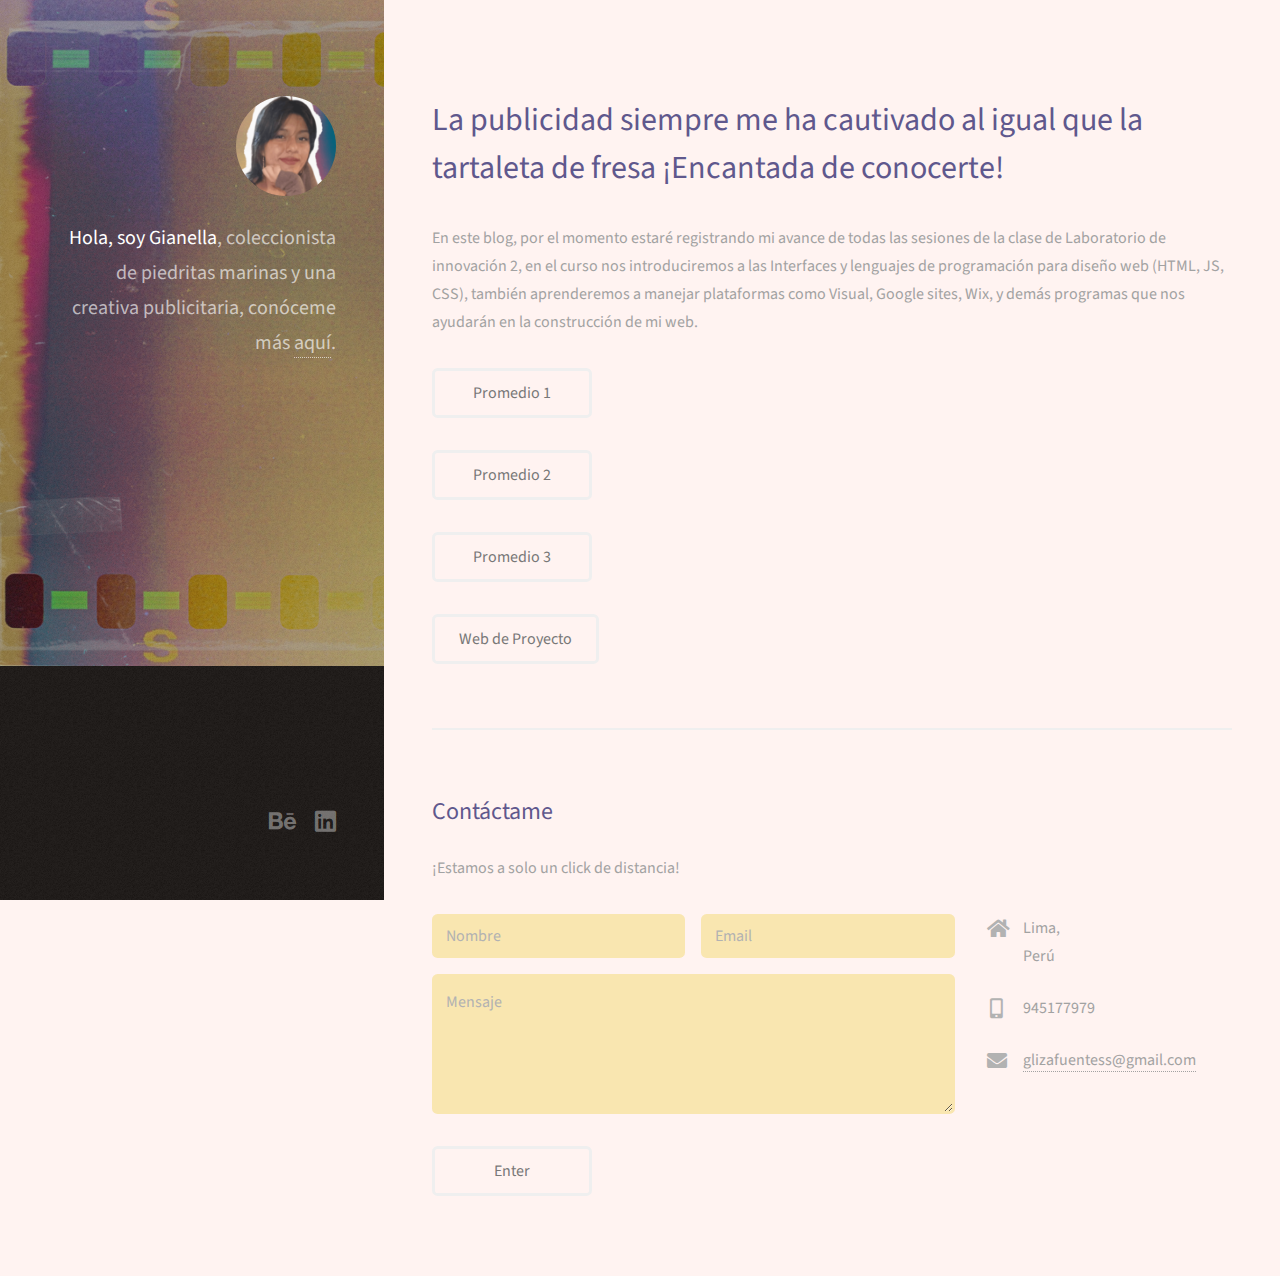
<file: index.html>
<!DOCTYPE HTML>
<!--
	Strata by HTML5 UP
	html5up.net | @ajlkn
	Free for personal and commercial use under the CCA 3.0 license (html5up.net/license)
-->
<html>
	<head>
		<title>Gianella Liza Fuentes</title>
		<meta charset="utf-8" />
		<meta name="viewport" content="width=device-width, initial-scale=1, user-scalable=no" />
		<link rel="stylesheet" href="assets/css/main.css" />
	</head>
	<body class="is-preload">

		<!-- Header -->
			<header id="header">
				<div class="inner">
					<a href="#" class="image avatar"><img src="images/perfil_web_editada.png" alt="" /></a>
					<h1><strong>Hola, soy Gianella</strong>, coleccionista de<br />
						piedritas marinas y una creativa publicitaria, conóceme<br />
					más <a href="http:www.linkedin.com/in/gianella-liza-fuentes-485126258">aquí</a>.</h1>
				</div>
			</header>

		<!-- Main -->
			<div id="main">

				<!-- One -->
					<section id="one">
						<header class="major">
							<h2>La publicidad siempre me ha cautivado al igual que la tartaleta de fresa ¡Encantada de conocerte!<br />
							</h2>
						</header>
						<p>En este blog, por el momento estaré registrando mi avance de todas las sesiones de la clase de Laboratorio de innovación 2, en el curso nos introduciremos a las Interfaces y lenguajes de programación para diseño web (HTML, JS, CSS),
							también aprenderemos a manejar plataformas como Visual, Google sites, Wix, y demás programas que nos ayudarán en la construcción de mi web.</p>
						<ul class="actions">
							<li><a href="Promedio1.html" class="button">Promedio 1</a></li>
						</ul>
						<ul class="actions">
							<li><a href="Promedio2.html" class="button">Promedio 2</a></li>
						</ul>
						<ul class="actions">
							<li><a href="Promedio3.html" class="button">Promedio 3</a></li>
						</ul>
						<ul class="actions">
							<li><a href="https://sites.google.com/view/comederoautomtico/inicio" class="button">Web de Proyecto</a></li>
						</ul>
					</section>

				<!-- Two
					<section id="two">
						<h2>Bitácora</h2>
						<div class="row">
							<article class="col-6 col-12-xsmall work-item">
								<a href="images/foto_codigo.jpg" class="image fit thumb"><img src="images/foto_codigo.jpg" alt="" /></a>
								<h3>Sesión 1 - Lab de innovación 2</h3>
								<p>En nuestra primera sesión, nos introdujimos en la programación explorando las líneas de código básicas y aprendiendo cómo crear archivos y carpetas de manera adecuada. Comprendimos la importancia de la organización y nos comprometimos a dominar los fundamentos de la programación para contribuir de manera significativa en el ámbito digital.</p>
							</article>
							<article class="col-6 col-12-xsmall work-item">
								<a href="images/foto_laptop.jpg" class="image fit thumb"><img src="images/foto_laptop.jpg" alt="" /></a>
								<h3>Sesión 2 - Lab de innovación 2</h3>
								<p>Hoy vimos nuevas etiquetas de HTML básicas para empeazar a programar, también avanzamos escribiendo párrafos como encabezados en nuestras web y aprendimos nuevas etiquetas para hacer listas ordenadas y no ordenadas.</p>
							</article>
							<article class="col-6 col-12-xsmall work-item">
								<a href="images/laptop_lukas.jpg" class="image fit thumb"><img src="images/laptop_lukas.jpg" alt="" /></a>
								<h3>Sesión 3 - Lab de innovación 2</h3>
								<p>En esta sesión aprendimos nuevas etiquetas como por ejemplo la etiqueta sub que sirve para escribir subtítulos debajo del texto, comúnmente usado para redactar fórmulas matemáticas o referencias. También aprendimos otras etiquetas como br y strong.  </p>
							</article>
							<article class="col-6 col-12-xsmall work-item">
								<a href="images/Laptop_negative.jpg" class="image fit thumb"><img src="images/Laptop_negative.jpg" alt="" /></a>
								<h3>Sesión 4 - Lab de innovación 2</h3>
								<p>En la clase 4 revisamos los prototipos de las páginas web de algunos compañeros de clase para poder resivir el feedback del profesor, vimos como escribir comentarios dentro del código sin que afecte a este, y finalmente aprendimos a insertar imágenes dentro de nuestra web.</p>
							</article>
							<article class="col-6 col-12-xsmall work-item">
								<a href="images/fulls/05.jpg" class="image fit thumb"><img src="images/thumbs/05.jpg" alt="" /></a>
								<h3>Nunc enim commodo aliquet</h3>
								<p>Lorem ipsum dolor sit amet nisl sed nullam feugiat.</p>
							</article>
							<article class="col-6 col-12-xsmall work-item">
								<a href="images/fulls/06.jpg" class="image fit thumb"><img src="images/thumbs/06.jpg" alt="" /></a>
								<h3>Risus ornare lacinia</h3>
								<p>Lorem ipsum dolor sit amet nisl sed nullam feugiat.</p>
							</article>
						</div>
						<ul class="actions">
							<li><a href="#" class="button">Full Portfolio</a></li>
						</ul>
					</section>

				Three -->
					<section id="three">
						<h2>Contáctame</h2>
						<p>¡Estamos a solo un click de distancia!</p>
						<div class="row">
							<div class="col-8 col-12-small">
								<form method="post" action="#">
									<div class="row gtr-uniform gtr-50">
										<div class="col-6 col-12-xsmall"><input type="text" name="name" id="name" placeholder="Nombre" /></div>
										<div class="col-6 col-12-xsmall"><input type="email" name="email" id="email" placeholder="Email" /></div>
										<div class="col-12"><textarea name="message" id="message" placeholder="Mensaje" rows="4"></textarea></div>
									</div>
								</form>
								<ul class="actions">
									<li><input type="submit" value="Enter" /></li>
								</ul>
							</div>
							<div class="col-4 col-12-small">
								<ul class="labeled-icons">
									<li>
										<h3 class="icon solid fa-home"><span class="label">Address</span></h3>
								
										Lima,<br />
										Perú
									</li>
									<li>
										<h3 class="icon solid fa-mobile-alt"><span class="label">Phone</span></h3>
										945177979
									</li>
									<li>
										<h3 class="icon solid fa-envelope"><span class="label">Email</span></h3>
										<a href="https://mail.google.com/mail/u/2/?pli=1#inbox">glizafuentess@gmail.com</a>
									</li>
								</ul>
							</div>
						</div>
					</section>

				<!-- Four -->
				<!--
					<section id="four">
						<h2>Elements</h2>

						<section>
							<h4>Text</h4>
							<p>This is <b>bold</b> and this is <strong>strong</strong>. This is <i>italic</i> and this is <em>emphasized</em>.
							This is <sup>superscript</sup> text and this is <sub>subscript</sub> text.
							This is <u>underlined</u> and this is code: <code>for (;;) { ... }</code>. Finally, <a href="#">this is a link</a>.</p>
							<hr />
							<header>
								<h4>Heading with a Subtitle</h4>
								<p>Lorem ipsum dolor sit amet nullam id egestas urna aliquam</p>
							</header>
							<p>Nunc lacinia ante nunc ac lobortis. Interdum adipiscing gravida odio porttitor sem non mi integer non faucibus ornare mi ut ante amet placerat aliquet. Volutpat eu sed ante lacinia sapien lorem accumsan varius montes viverra nibh in adipiscing blandit tempus accumsan.</p>
							<header>
								<h5>Heading with a Subtitle</h5>
								<p>Lorem ipsum dolor sit amet nullam id egestas urna aliquam</p>
							</header>
							<p>Nunc lacinia ante nunc ac lobortis. Interdum adipiscing gravida odio porttitor sem non mi integer non faucibus ornare mi ut ante amet placerat aliquet. Volutpat eu sed ante lacinia sapien lorem accumsan varius montes viverra nibh in adipiscing blandit tempus accumsan.</p>
							<hr />
							<h2>Heading Level 2</h2>
							<h3>Heading Level 3</h3>
							<h4>Heading Level 4</h4>
							<h5>Heading Level 5</h5>
							<h6>Heading Level 6</h6>
							<hr />
							<h5>Blockquote</h5>
							<blockquote>Fringilla nisl. Donec accumsan interdum nisi, quis tincidunt felis sagittis eget tempus euismod. Vestibulum ante ipsum primis in faucibus vestibulum. Blandit adipiscing eu felis iaculis volutpat ac adipiscing accumsan faucibus. Vestibulum ante ipsum primis in faucibus lorem ipsum dolor sit amet nullam adipiscing eu felis.</blockquote>
							<h5>Preformatted</h5>
							<pre><code>i = 0;

while (!deck.isInOrder()) {
print 'Iteration ' + i;
deck.shuffle();
i++;
}

print 'It took ' + i + ' iterations to sort the deck.';</code></pre>
						</section>

						<section>
							<h4>Lists</h4>
							<div class="row">
								<div class="col-6 col-12-xsmall">
									<h5>Unordered</h5>
									<ul>
										<li>Dolor pulvinar etiam magna etiam.</li>
										<li>Sagittis adipiscing lorem eleifend.</li>
										<li>Felis enim feugiat dolore viverra.</li>
									</ul>
									<h5>Alternate</h5>
									<ul class="alt">
										<li>Dolor pulvinar etiam magna etiam.</li>
										<li>Sagittis adipiscing lorem eleifend.</li>
										<li>Felis enim feugiat dolore viverra.</li>
									</ul>
								</div>
								<div class="col-6 col-12-xsmall">
									<h5>Ordered</h5>
									<ol>
										<li>Dolor pulvinar etiam magna etiam.</li>
										<li>Etiam vel felis at lorem sed viverra.</li>
										<li>Felis enim feugiat dolore viverra.</li>
										<li>Dolor pulvinar etiam magna etiam.</li>
										<li>Etiam vel felis at lorem sed viverra.</li>
										<li>Felis enim feugiat dolore viverra.</li>
									</ol>
									<h5>Icons</h5>
									<ul class="icons">
										<li><a href="#" class="icon brands fa-twitter"><span class="label">Twitter</span></a></li>
										<li><a href="#" class="icon brands fa-facebook-f"><span class="label">Facebook</span></a></li>
										<li><a href="#" class="icon brands fa-instagram"><span class="label">Instagram</span></a></li>
										<li><a href="#" class="icon brands fa-github"><span class="label">Github</span></a></li>
										<li><a href="#" class="icon brands fa-dribbble"><span class="label">Dribbble</span></a></li>
										<li><a href="#" class="icon brands fa-tumblr"><span class="label">Tumblr</span></a></li>
									</ul>
								</div>
							</div>
							<h5>Actions</h5>
							<ul class="actions">
								<li><a href="#" class="button primary">Default</a></li>
								<li><a href="#" class="button">Default</a></li>
							</ul>
							<ul class="actions small">
								<li><a href="#" class="button primary small">Small</a></li>
								<li><a href="#" class="button small">Small</a></li>
							</ul>
							<div class="row">
								<div class="col-6 col-12-small">
									<ul class="actions stacked">
										<li><a href="#" class="button primary">Default</a></li>
										<li><a href="#" class="button">Default</a></li>
									</ul>
								</div>
								<div class="col-6 col-12-small">
									<ul class="actions stacked">
										<li><a href="#" class="button primary small">Small</a></li>
										<li><a href="#" class="button small">Small</a></li>
									</ul>
								</div>
								<div class="col-6 col-12-small">
									<ul class="actions stacked">
										<li><a href="#" class="button primary fit">Default</a></li>
										<li><a href="#" class="button fit">Default</a></li>
									</ul>
								</div>
								<div class="col-6 col-12-small">
									<ul class="actions stacked">
										<li><a href="#" class="button primary small fit">Small</a></li>
										<li><a href="#" class="button small fit">Small</a></li>
									</ul>
								</div>
							</div>
						</section>

						<section>
							<h4>Table</h4>
							<h5>Default</h5>
							<div class="table-wrapper">
								<table>
									<thead>
										<tr>
											<th>Name</th>
											<th>Description</th>
											<th>Price</th>
										</tr>
									</thead>
									<tbody>
										<tr>
											<td>Item One</td>
											<td>Ante turpis integer aliquet porttitor.</td>
											<td>29.99</td>
										</tr>
										<tr>
											<td>Item Two</td>
											<td>Vis ac commodo adipiscing arcu aliquet.</td>
											<td>19.99</td>
										</tr>
										<tr>
											<td>Item Three</td>
											<td> Morbi faucibus arcu accumsan lorem.</td>
											<td>29.99</td>
										</tr>
										<tr>
											<td>Item Four</td>
											<td>Vitae integer tempus condimentum.</td>
											<td>19.99</td>
										</tr>
										<tr>
											<td>Item Five</td>
											<td>Ante turpis integer aliquet porttitor.</td>
											<td>29.99</td>
										</tr>
									</tbody>
									<tfoot>
										<tr>
											<td colspan="2"></td>
											<td>100.00</td>
										</tr>
									</tfoot>
								</table>
							</div>

							<h5>Alternate</h5>
							<div class="table-wrapper">
								<table class="alt">
									<thead>
										<tr>
											<th>Name</th>
											<th>Description</th>
											<th>Price</th>
										</tr>
									</thead>
									<tbody>
										<tr>
											<td>Item One</td>
											<td>Ante turpis integer aliquet porttitor.</td>
											<td>29.99</td>
										</tr>
										<tr>
											<td>Item Two</td>
											<td>Vis ac commodo adipiscing arcu aliquet.</td>
											<td>19.99</td>
										</tr>
										<tr>
											<td>Item Three</td>
											<td> Morbi faucibus arcu accumsan lorem.</td>
											<td>29.99</td>
										</tr>
										<tr>
											<td>Item Four</td>
											<td>Vitae integer tempus condimentum.</td>
											<td>19.99</td>
										</tr>
										<tr>
											<td>Item Five</td>
											<td>Ante turpis integer aliquet porttitor.</td>
											<td>29.99</td>
										</tr>
									</tbody>
									<tfoot>
										<tr>
											<td colspan="2"></td>
											<td>100.00</td>
										</tr>
									</tfoot>
								</table>
							</div>
						</section>

						<section>
							<h4>Buttons</h4>
							<ul class="actions">
								<li><a href="#" class="button primary">Primary</a></li>
								<li><a href="#" class="button">Default</a></li>
							</ul>
							<ul class="actions">
								<li><a href="#" class="button large">Large</a></li>
								<li><a href="#" class="button">Default</a></li>
								<li><a href="#" class="button small">Small</a></li>
							</ul>
							<ul class="actions fit">
								<li><a href="#" class="button primary fit">Fit</a></li>
								<li><a href="#" class="button fit">Fit</a></li>
							</ul>
							<ul class="actions fit small">
								<li><a href="#" class="button primary fit small">Fit + Small</a></li>
								<li><a href="#" class="button fit small">Fit + Small</a></li>
							</ul>
							<ul class="actions">
								<li><a href="#" class="button primary icon solid fa-download">Icon</a></li>
								<li><a href="#" class="button icon solid fa-download">Icon</a></li>
							</ul>
							<ul class="actions">
								<li><span class="button primary disabled">Primary</span></li>
								<li><span class="button disabled">Default</span></li>
							</ul>
						</section>

						<section>
							<h4>Form</h4>
							<form method="post" action="#">
								<div class="row gtr-uniform gtr-50">
									<div class="col-6 col-12-xsmall">
										<input type="text" name="demo-name" id="demo-name" value="" placeholder="Name" />
									</div>
									<div class="col-6 col-12-xsmall">
										<input type="email" name="demo-email" id="demo-email" value="" placeholder="Email" />
									</div>
									<div class="col-12">
										<select name="demo-category" id="demo-category">
											<option value="">- Category -</option>
											<option value="1">Manufacturing</option>
											<option value="1">Shipping</option>
											<option value="1">Administration</option>
											<option value="1">Human Resources</option>
										</select>
									</div>
									<div class="col-4 col-12-small">
										<input type="radio" id="demo-priority-low" name="demo-priority" checked>
										<label for="demo-priority-low">Low Priority</label>
									</div>
									<div class="col-4 col-12-small">
										<input type="radio" id="demo-priority-normal" name="demo-priority">
										<label for="demo-priority-normal">Normal Priority</label>
									</div>
									<div class="col-4 col-12-small">
										<input type="radio" id="demo-priority-high" name="demo-priority">
										<label for="demo-priority-high">High Priority</label>
									</div>
									<div class="col-6 col-12-small">
										<input type="checkbox" id="demo-copy" name="demo-copy">
										<label for="demo-copy">Email me a copy of this message</label>
									</div>
									<div class="col-6 col-12-small">
										<input type="checkbox" id="demo-human" name="demo-human" checked>
										<label for="demo-human">I am a human and not a robot</label>
									</div>
									<div class="col-12">
										<textarea name="demo-message" id="demo-message" placeholder="Enter your message" rows="6"></textarea>
									</div>
									<div class="col-12">
										<ul class="actions">
											<li><input type="submit" value="Send Message" class="primary" /></li>
											<li><input type="reset" value="Reset" /></li>
										</ul>
									</div>
								</div>
							</form>
						</section>

						<section>
							<h4>Image</h4>
							<h5>Fit</h5>
							<div class="box alt">
								<div class="row gtr-50 gtr-uniform">
									<div class="col-12"><span class="image fit"><img src="images/fulls/05.jpg" alt="" /></span></div>
									<div class="col-4"><span class="image fit"><img src="images/thumbs/01.jpg" alt="" /></span></div>
									<div class="col-4"><span class="image fit"><img src="images/thumbs/02.jpg" alt="" /></span></div>
									<div class="col-4"><span class="image fit"><img src="images/thumbs/03.jpg" alt="" /></span></div>
									<div class="col-4"><span class="image fit"><img src="images/thumbs/04.jpg" alt="" /></span></div>
									<div class="col-4"><span class="image fit"><img src="images/thumbs/05.jpg" alt="" /></span></div>
									<div class="col-4"><span class="image fit"><img src="images/thumbs/06.jpg" alt="" /></span></div>
									<div class="col-4"><span class="image fit"><img src="images/thumbs/03.jpg" alt="" /></span></div>
									<div class="col-4"><span class="image fit"><img src="images/thumbs/02.jpg" alt="" /></span></div>
									<div class="col-4"><span class="image fit"><img src="images/thumbs/01.jpg" alt="" /></span></div>
								</div>
							</div>
							<h5>Left &amp; Right</h5>
							<p><span class="image left"><img src="images/avatar.jpg" alt="" /></span>Fringilla nisl. Donec accumsan interdum nisi, quis tincidunt felis sagittis eget. tempus euismod. Vestibulum ante ipsum primis in faucibus vestibulum. Blandit adipiscing eu felis iaculis volutpat ac adipiscing accumsan eu faucibus. Integer ac pellentesque praesent tincidunt felis sagittis eget. tempus euismod. Vestibulum ante ipsum primis in faucibus vestibulum. Blandit adipiscing eu felis iaculis volutpat ac adipiscing accumsan eu faucibus. Integer ac pellentesque praesent. Donec accumsan interdum nisi, quis tincidunt felis sagittis eget. tempus euismod. Vestibulum ante ipsum primis in faucibus vestibulum. Blandit adipiscing eu felis iaculis volutpat ac adipiscing accumsan eu faucibus. Integer ac pellentesque praesent tincidunt felis sagittis eget. tempus euismod. Vestibulum ante ipsum primis in faucibus vestibulum. Blandit adipiscing eu felis iaculis volutpat ac adipiscing accumsan eu faucibus. Integer ac pellentesque praesent.</p>
							<p><span class="image right"><img src="images/avatar.jpg" alt="" /></span>Fringilla nisl. Donec accumsan interdum nisi, quis tincidunt felis sagittis eget. tempus euismod. Vestibulum ante ipsum primis in faucibus vestibulum. Blandit adipiscing eu felis iaculis volutpat ac adipiscing accumsan eu faucibus. Integer ac pellentesque praesent tincidunt felis sagittis eget. tempus euismod. Vestibulum ante ipsum primis in faucibus vestibulum. Blandit adipiscing eu felis iaculis volutpat ac adipiscing accumsan eu faucibus. Integer ac pellentesque praesent. Donec accumsan interdum nisi, quis tincidunt felis sagittis eget. tempus euismod. Vestibulum ante ipsum primis in faucibus vestibulum. Blandit adipiscing eu felis iaculis volutpat ac adipiscing accumsan eu faucibus. Integer ac pellentesque praesent tincidunt felis sagittis eget. tempus euismod. Vestibulum ante ipsum primis in faucibus vestibulum. Blandit adipiscing eu felis iaculis volutpat ac adipiscing accumsan eu faucibus. Integer ac pellentesque praesent.</p>
						</section>

					</section>
				-->

			</div>

		<!-- Footer -->
			<footer id="footer">
				<div class="inner">
					<ul class="icons">
						<li><a href="https://www.behance.net/gializafuentes" class="icon brands fa-behance"><span class="label">Instagram</span></a></li>
						<li><a href="https://www.linkedin.com/in/gianella-liza-fuentes-485126258/" class="icon brands fa-linkedin"><span class="label">Linkedin</span></a></li>
						
					</ul>
					<ul class="copyright">
					</ul>
				</div>
			</footer>

		<!-- Scripts -->
			<script src="assets/js/jquery.min.js"></script>
			<script src="assets/js/jquery.poptrox.min.js"></script>
			<script src="assets/js/browser.min.js"></script>
			<script src="assets/js/breakpoints.min.js"></script>
			<script src="assets/js/util.js"></script>
			<script src="assets/js/main.js"></script>

	</body>
</html>
</file>
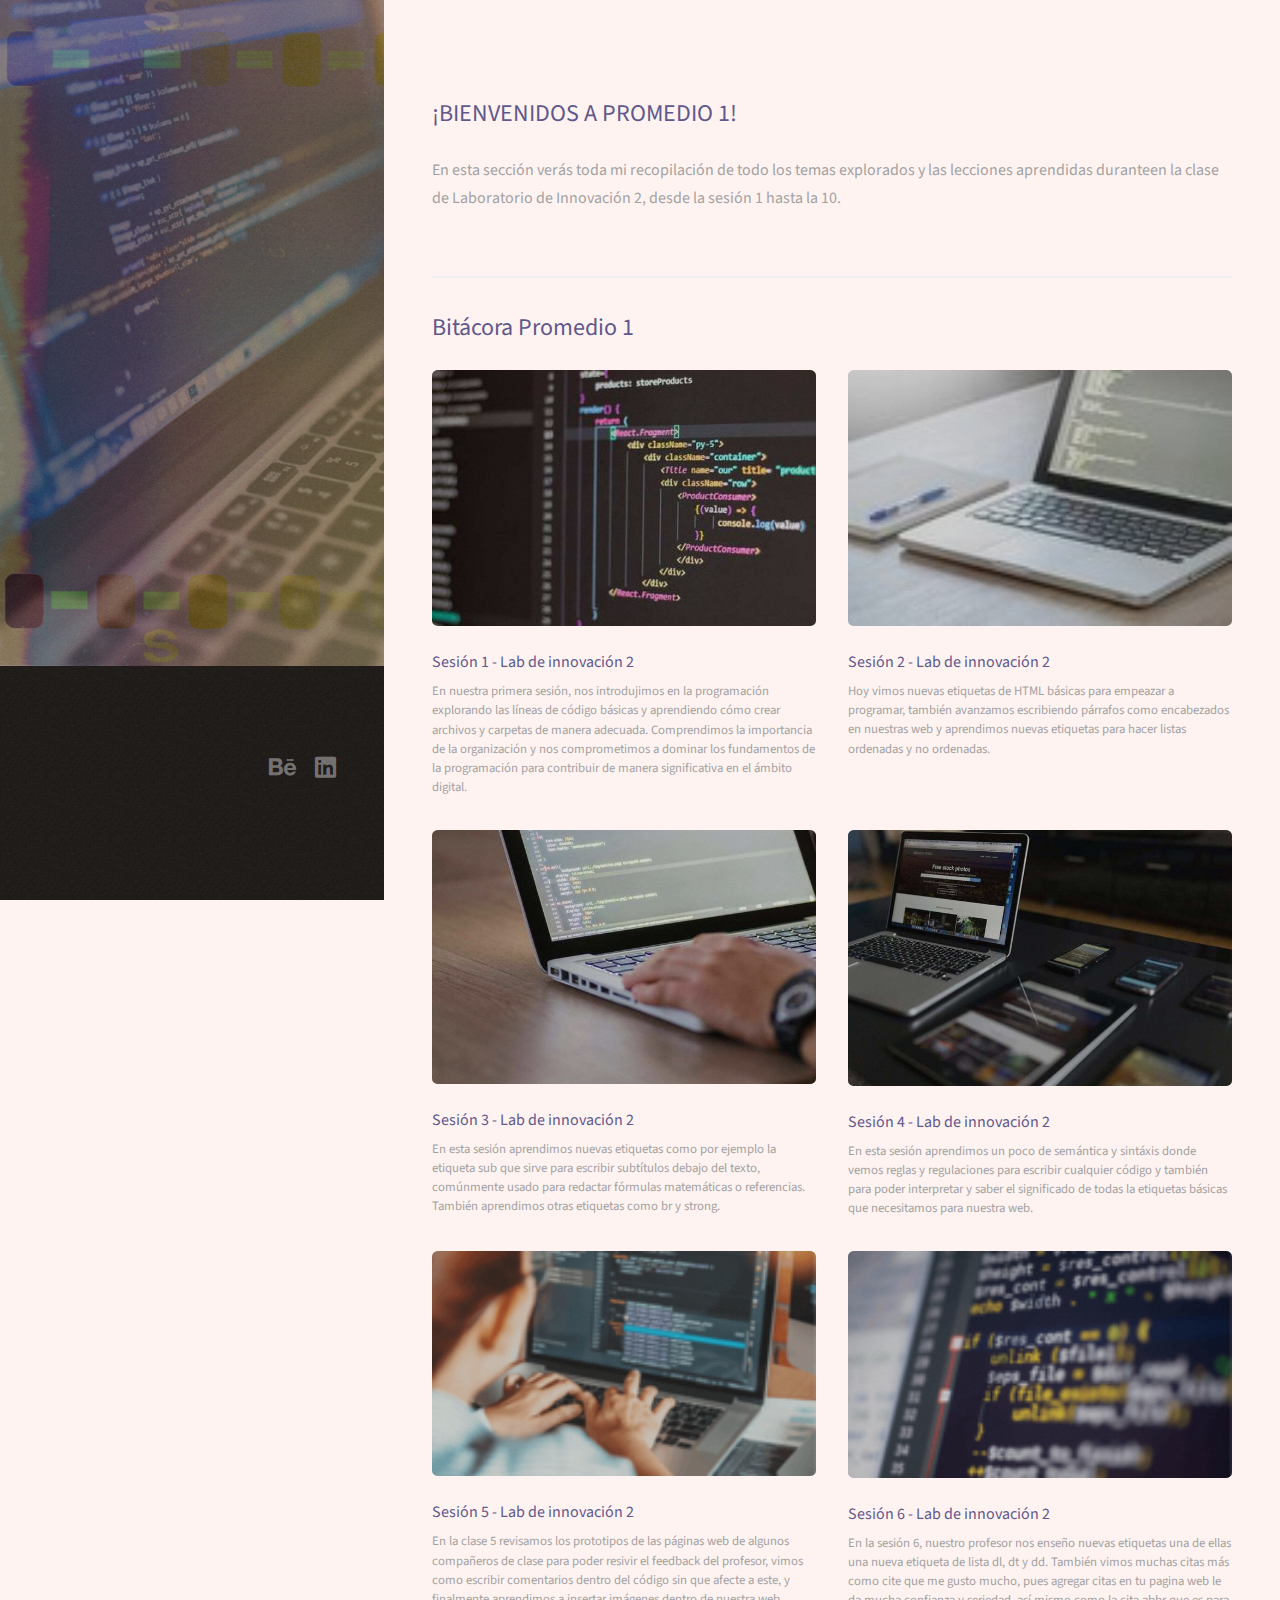
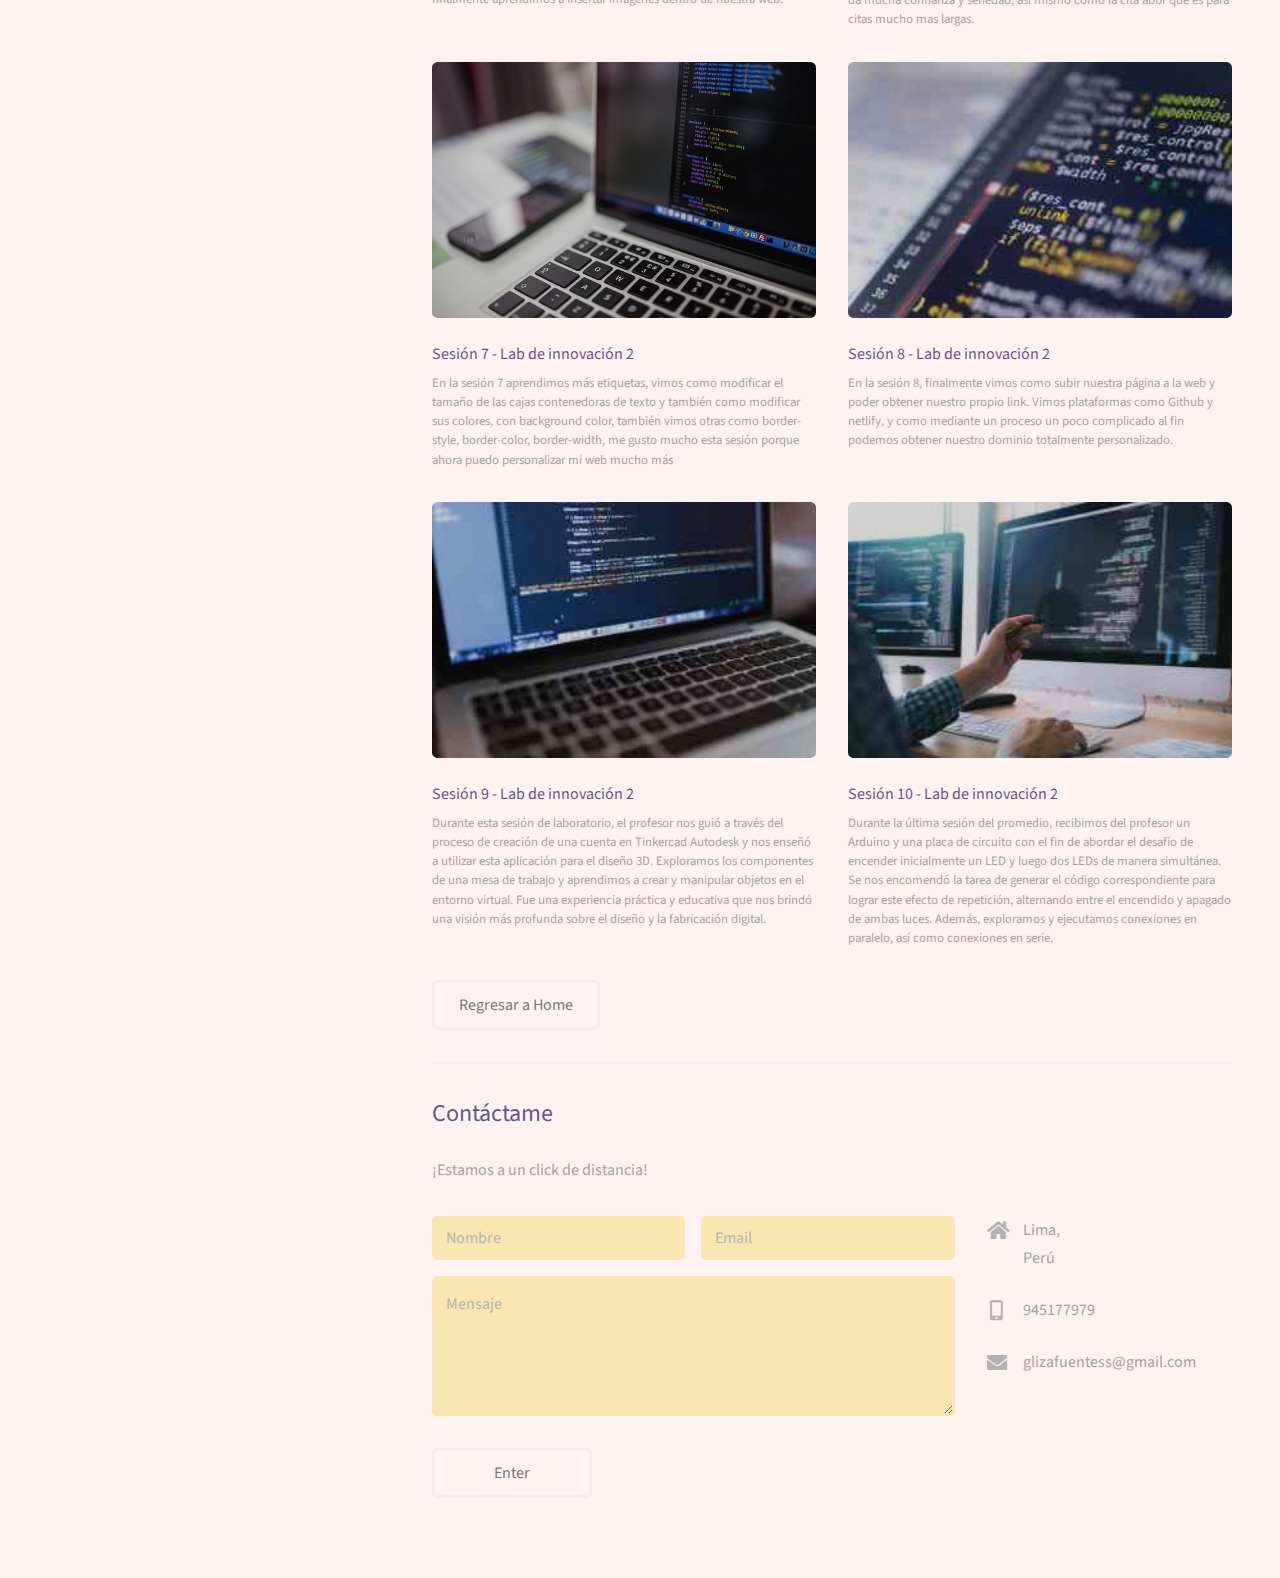
<file: Promedio1.html>
<!DOCTYPE HTML>
<!--
	Strata by HTML5 UP
	html5up.net | @ajlkn
	Free for personal and commercial use under the CCA 3.0 license (html5up.net/license)
-->
<html>
	<head>
		<title>Promedio 1</title>
		<meta charset="utf-8" />
		<meta name="viewport" content="width=device-width, initial-scale=1, user-scalable=no" />
		<link rel="stylesheet" href="assets/css/mainPromedio1.css" />
	</head>
	<body class="is-preload">

		<!-- Header -->
			<header id="header">
				<div class="inner">
					<!--<h1><strong>Bienvenido al promedio 1</strong>, recopilaré todo lo aprendido en la <br />
						 sesión 1,2,3 4 y 5. <br />
				</div> -->
			</header>

		<!-- Main -->
			<div id="main">

				<!-- One -->
					<section id="one">
						<header class="main">
							<h2>¡BIENVENIDOS A PROMEDIO 1!<br />
							</h2>
						</header>
						<p>En esta sección verás toda mi recopilación de todo los temas explorados y las lecciones aprendidas duranteen la clase de Laboratorio de Innovación 2, desde la sesión 1 hasta la 10.  </p>
						<ul class="actions">
							<!--<li><a href="index.html" class="button">Regresar a home</a></li>
						</ul> -->
					</section>

				<!-- Two -->
					<section id="two">
						<h2>Bitácora Promedio 1</h2>
						<div class="row">
							<article class="col-6 col-12-xsmall work-item">
								<a href="images/foto_codigo.jpg" class="image fit thumb"><img src="images/foto_codigo.jpg" alt="" /></a>
								<h3>Sesión 1 - Lab de innovación 2</h3>
								<p>En nuestra primera sesión, nos introdujimos en la programación explorando las líneas de código básicas y aprendiendo cómo crear archivos y carpetas de manera adecuada. Comprendimos la importancia de la organización y nos comprometimos a dominar los fundamentos de la programación para contribuir de manera significativa en el ámbito digital.</p>
							</article>
							<article class="col-6 col-12-xsmall work-item">
								<a href="images/foto_laptop.jpg" class="image fit thumb"><img src="images/foto_laptop.jpg" alt="" /></a>
								<h3>Sesión 2 - Lab de innovación 2</h3>
								<p>Hoy vimos nuevas etiquetas de HTML básicas para empeazar a programar, también avanzamos escribiendo párrafos como encabezados en nuestras web y aprendimos nuevas etiquetas para hacer listas ordenadas y no ordenadas.</p>
							</article>
							<article class="col-6 col-12-xsmall work-item">
								<a href="images/laptop_lukas.jpg" class="image fit thumb"><img src="images/laptop_lukas.jpg" alt="" /></a>
								<h3>Sesión 3 - Lab de innovación 2</h3>
								<p>En esta sesión aprendimos nuevas etiquetas como por ejemplo la etiqueta sub que sirve para escribir subtítulos debajo del texto, comúnmente usado para redactar fórmulas matemáticas o referencias. También aprendimos otras etiquetas como br y strong.  </p>
							</article>
							<article class="col-6 col-12-xsmall work-item">
								<a href="images/Laptop_negative.jpg" class="image fit thumb"><img src="images/Laptop_negative.jpg" alt="" /></a>
								<h3>Sesión 4 - Lab de innovación 2</h3>
								<p>En esta sesión aprendimos un poco de semántica y sintáxis donde vemos reglas y regulaciones para escribir cualquier código y también para poder interpretar y saber el significado de todas la etiquetas básicas que necesitamos para nuestra web.</p>
							</article>
							<article class="col-6 col-12-xsmall work-item">
								<a href="images/Sesion_5_foto.png" class="image fit thumb"><img src="images/Sesion_5_foto.png" alt="" /></a>
								<h3>Sesión 5 - Lab de innovación 2</h3>
								<p>En la clase 5 revisamos los prototipos de las páginas web de algunos compañeros de clase para poder resivir el feedback del profesor, vimos como escribir comentarios dentro del código sin que afecte a este, y finalmente aprendimos a insertar imágenes dentro de nuestra web.</dl></p>
							</article>
							<article class="col-6 col-12-xsmall work-item">
								<a href="images/Sesion_6_foto.png" class="image fit thumb"><img src="images/Sesion_6_foto.png" alt="" /></a>
								<h3>Sesión 6 - Lab de innovación 2</h3>
								<p>En la sesión 6, nuestro profesor nos enseño nuevas etiquetas una de ellas una nueva etiqueta de lista dl, dt y dd. También vimos muchas citas más como cite que me gusto mucho, pues agregar citas en tu pagina web le da mucha confianza y seriedad, así mismo como la cita abbr que es para citas mucho mas largas.</p>
							</article> 
							<article class="col-6 col-12-xsmall work-item">
								<a href="images/Laptop_sesion_7.jpg" class="image fit thumb"><img src="images/Laptop_sesion_7.jpg" alt="" /></a>
								<h3>Sesión 7 - Lab de innovación 2</h3>
								<p>En la sesión 7 aprendimos más etiquetas, vimos como modificar el tamaño de las cajas contenedoras de texto y también como modificar sus colores, con background color, también vimos otras como border-style, border-color, border-width, me gusto mucho esta sesión porque ahora puedo personalizar mi web mucho más</p>
							</article> 
							<article class="col-6 col-12-xsmall work-item">
								<a href="images/Sesion_8_laptop.jpg" class="image fit thumb"><img src="images/Sesion_8_laptop.jpg" alt="" /></a>
								<h3>Sesión 8 - Lab de innovación 2</h3>
								<p>En la sesión 8, finalmente vimos como subir nuestra página a la web y poder obtener nuestro propio link. Vimos plataformas como Github y netlify, y como mediante un proceso un poco complicado al fin podemos obtener nuestro dominio totalmente personalizado.</p>
							</article>
							<article class="col-6 col-12-xsmall work-item">
								<a href="images/Sesion_9_foto.jpg" class="image fit thumb"><img src="images/Sesion_9_foto.jpg" alt="" /></a>
								<h3>Sesión 9 - Lab de innovación 2</h3>
								<p>Durante esta sesión de laboratorio, el profesor nos guió a través del proceso de creación de una cuenta en Tinkercad Autodesk y nos enseñó a utilizar esta aplicación para el diseño 3D. Exploramos los componentes de una mesa de trabajo y aprendimos a crear y manipular objetos en el entorno virtual. Fue una experiencia práctica y educativa que nos brindó una visión más profunda sobre el diseño y la fabricación digital.</p>
							</article>
							<article class="col-6 col-12-xsmall work-item">
								<a href="images/Sesion_10_foto.jpg" class="image fit thumb"><img src="images/Sesion_10_foto.jpg" alt="" /></a>
								<h3>Sesión 10 - Lab de innovación 2</h3>
								<p>Durante la última sesión del promedio, recibimos del profesor un Arduino y una placa de circuito con el fin de abordar el desafío de encender inicialmente un LED y luego dos LEDs de manera simultánea. Se nos encomendó la tarea de generar el código correspondiente para lograr este efecto de repetición, alternando entre el encendido y apagado de ambas luces. Además, exploramos y ejecutamos conexiones en paralelo, así como conexiones en serie.</p>
							</article>
						</div>
						<ul class="actions">
							<li><a href="index.html" class="button">Regresar a Home</a></li>
						</ul>
					</section>

				<!-- Three -->
					<section id="three">
						<h2>Contáctame</h2>
						<p>¡Estamos a un click de distancia!</p>
						<div class="row">
							<div class="col-8 col-12-small">
								<form method="post" action="#">
									<div class="row gtr-uniform gtr-50">
										<div class="col-6 col-12-xsmall"><input type="text" name="Nombre" id="Nombre" placeholder="Nombre" /></div>
										<div class="col-6 col-12-xsmall"><input type="email" name="email" id="email" placeholder="Email" /></div>
										<div class="col-12"><textarea name="Mensaje" id="Mensaje" placeholder="Mensaje" rows="4"></textarea></div>
									</div>
								</form>
								<ul class="actions">
									<li><input type="submit" value="Enter" /></li>
								</ul>
							</div>
							<div class="col-4 col-12-small">
								<ul class="labeled-icons">
									<li>
										<h3 class="icon solid fa-home"><span class="label">Address</span></h3>
								
										Lima,<br />
										Perú
									</li>
									<li>
										<h3 class="icon solid fa-mobile-alt"><span class="label">Phone</span></h3>
										945177979
									</li>
									<li>
										<h3 class="icon solid fa-envelope"><span class="label">Email</span></h3>
										glizafuentess@gmail.com
									</li>
								</ul>
							</div>
						</div>
					</section>

				<!-- Four -->
				<!--
					<section id="four">
						<h2>Elements</h2>

						<section>
							<h4>Text</h4>
							<p>This is <b>bold</b> and this is <strong>strong</strong>. This is <i>italic</i> and this is <em>emphasized</em>.
							This is <sup>superscript</sup> text and this is <sub>subscript</sub> text.
							This is <u>underlined</u> and this is code: <code>for (;;) { ... }</code>. Finally, <a href="#">this is a link</a>.</p>
							<hr />
							<header>
								<h4>Heading with a Subtitle</h4>
								<p>Lorem ipsum dolor sit amet nullam id egestas urna aliquam</p>
							</header>
							<p>Nunc lacinia ante nunc ac lobortis. Interdum adipiscing gravida odio porttitor sem non mi integer non faucibus ornare mi ut ante amet placerat aliquet. Volutpat eu sed ante lacinia sapien lorem accumsan varius montes viverra nibh in adipiscing blandit tempus accumsan.</p>
							<header>
								<h5>Heading with a Subtitle</h5>
								<p>Lorem ipsum dolor sit amet nullam id egestas urna aliquam</p>
							</header>
							<p>Nunc lacinia ante nunc ac lobortis. Interdum adipiscing gravida odio porttitor sem non mi integer non faucibus ornare mi ut ante amet placerat aliquet. Volutpat eu sed ante lacinia sapien lorem accumsan varius montes viverra nibh in adipiscing blandit tempus accumsan.</p>
							<hr />
							<h2>Heading Level 2</h2>
							<h3>Heading Level 3</h3>
							<h4>Heading Level 4</h4>
							<h5>Heading Level 5</h5>
							<h6>Heading Level 6</h6>
							<hr />
							<h5>Blockquote</h5>
							<blockquote>Fringilla nisl. Donec accumsan interdum nisi, quis tincidunt felis sagittis eget tempus euismod. Vestibulum ante ipsum primis in faucibus vestibulum. Blandit adipiscing eu felis iaculis volutpat ac adipiscing accumsan faucibus. Vestibulum ante ipsum primis in faucibus lorem ipsum dolor sit amet nullam adipiscing eu felis.</blockquote>
							<h5>Preformatted</h5>
							<pre><code>i = 0;

while (!deck.isInOrder()) {
print 'Iteration ' + i;
deck.shuffle();
i++;
}

print 'It took ' + i + ' iterations to sort the deck.';</code></pre>
						</section>

						<section>
							<h4>Lists</h4>
							<div class="row">
								<div class="col-6 col-12-xsmall">
									<h5>Unordered</h5>
									<ul>
										<li>Dolor pulvinar etiam magna etiam.</li>
										<li>Sagittis adipiscing lorem eleifend.</li>
										<li>Felis enim feugiat dolore viverra.</li>
									</ul>
									<h5>Alternate</h5>
									<ul class="alt">
										<li>Dolor pulvinar etiam magna etiam.</li>
										<li>Sagittis adipiscing lorem eleifend.</li>
										<li>Felis enim feugiat dolore viverra.</li>
									</ul>
								</div>
								<div class="col-6 col-12-xsmall">
									<h5>Ordered</h5>
									<ol>
										<li>Dolor pulvinar etiam magna etiam.</li>
										<li>Etiam vel felis at lorem sed viverra.</li>
										<li>Felis enim feugiat dolore viverra.</li>
										<li>Dolor pulvinar etiam magna etiam.</li>
										<li>Etiam vel felis at lorem sed viverra.</li>
										<li>Felis enim feugiat dolore viverra.</li>
									</ol>
									<h5>Icons</h5>
									<ul class="icons">
										<li><a href="#" class="icon brands fa-twitter"><span class="label">Twitter</span></a></li>
										<li><a href="#" class="icon brands fa-facebook-f"><span class="label">Facebook</span></a></li>
										<li><a href="#" class="icon brands fa-instagram"><span class="label">Instagram</span></a></li>
										<li><a href="#" class="icon brands fa-github"><span class="label">Github</span></a></li>
										<li><a href="#" class="icon brands fa-dribbble"><span class="label">Dribbble</span></a></li>
										<li><a href="#" class="icon brands fa-tumblr"><span class="label">Tumblr</span></a></li>
									</ul>
								</div>
							</div>
							<h5>Actions</h5>
							<ul class="actions">
								<li><a href="#" class="button primary">Default</a></li>
								<li><a href="#" class="button">Default</a></li>
							</ul>
							<ul class="actions small">
								<li><a href="#" class="button primary small">Small</a></li>
								<li><a href="#" class="button small">Small</a></li>
							</ul>
							<div class="row">
								<div class="col-6 col-12-small">
									<ul class="actions stacked">
										<li><a href="#" class="button primary">Default</a></li>
										<li><a href="#" class="button">Default</a></li>
									</ul>
								</div>
								<div class="col-6 col-12-small">
									<ul class="actions stacked">
										<li><a href="#" class="button primary small">Small</a></li>
										<li><a href="#" class="button small">Small</a></li>
									</ul>
								</div>
								<div class="col-6 col-12-small">
									<ul class="actions stacked">
										<li><a href="#" class="button primary fit">Default</a></li>
										<li><a href="#" class="button fit">Default</a></li>
									</ul>
								</div>
								<div class="col-6 col-12-small">
									<ul class="actions stacked">
										<li><a href="#" class="button primary small fit">Small</a></li>
										<li><a href="#" class="button small fit">Small</a></li>
									</ul>
								</div>
							</div>
						</section>

						<section>
							<h4>Table</h4>
							<h5>Default</h5>
							<div class="table-wrapper">
								<table>
									<thead>
										<tr>
											<th>Name</th>
											<th>Description</th>
											<th>Price</th>
										</tr>
									</thead>
									<tbody>
										<tr>
											<td>Item One</td>
											<td>Ante turpis integer aliquet porttitor.</td>
											<td>29.99</td>
										</tr>
										<tr>
											<td>Item Two</td>
											<td>Vis ac commodo adipiscing arcu aliquet.</td>
											<td>19.99</td>
										</tr>
										<tr>
											<td>Item Three</td>
											<td> Morbi faucibus arcu accumsan lorem.</td>
											<td>29.99</td>
										</tr>
										<tr>
											<td>Item Four</td>
											<td>Vitae integer tempus condimentum.</td>
											<td>19.99</td>
										</tr>
										<tr>
											<td>Item Five</td>
											<td>Ante turpis integer aliquet porttitor.</td>
											<td>29.99</td>
										</tr>
									</tbody>
									<tfoot>
										<tr>
											<td colspan="2"></td>
											<td>100.00</td>
										</tr>
									</tfoot>
								</table>
							</div>

							<h5>Alternate</h5>
							<div class="table-wrapper">
								<table class="alt">
									<thead>
										<tr>
											<th>Name</th>
											<th>Description</th>
											<th>Price</th>
										</tr>
									</thead>
									<tbody>
										<tr>
											<td>Item One</td>
											<td>Ante turpis integer aliquet porttitor.</td>
											<td>29.99</td>
										</tr>
										<tr>
											<td>Item Two</td>
											<td>Vis ac commodo adipiscing arcu aliquet.</td>
											<td>19.99</td>
										</tr>
										<tr>
											<td>Item Three</td>
											<td> Morbi faucibus arcu accumsan lorem.</td>
											<td>29.99</td>
										</tr>
										<tr>
											<td>Item Four</td>
											<td>Vitae integer tempus condimentum.</td>
											<td>19.99</td>
										</tr>
										<tr>
											<td>Item Five</td>
											<td>Ante turpis integer aliquet porttitor.</td>
											<td>29.99</td>
										</tr>
									</tbody>
									<tfoot>
										<tr>
											<td colspan="2"></td>
											<td>100.00</td>
										</tr>
									</tfoot>
								</table>
							</div>
						</section>

						<section>
							<h4>Buttons</h4>
							<ul class="actions">
								<li><a href="#" class="button primary">Primary</a></li>
								<li><a href="#" class="button">Default</a></li>
							</ul>
							<ul class="actions">
								<li><a href="#" class="button large">Large</a></li>
								<li><a href="#" class="button">Default</a></li>
								<li><a href="#" class="button small">Small</a></li>
							</ul>
							<ul class="actions fit">
								<li><a href="#" class="button primary fit">Fit</a></li>
								<li><a href="#" class="button fit">Fit</a></li>
							</ul>
							<ul class="actions fit small">
								<li><a href="#" class="button primary fit small">Fit + Small</a></li>
								<li><a href="#" class="button fit small">Fit + Small</a></li>
							</ul>
							<ul class="actions">
								<li><a href="#" class="button primary icon solid fa-download">Icon</a></li>
								<li><a href="#" class="button icon solid fa-download">Icon</a></li>
							</ul>
							<ul class="actions">
								<li><span class="button primary disabled">Primary</span></li>
								<li><span class="button disabled">Default</span></li>
							</ul>
						</section>

						<section>
							<h4>Form</h4>
							<form method="post" action="#">
								<div class="row gtr-uniform gtr-50">
									<div class="col-6 col-12-xsmall">
										<input type="text" name="demo-name" id="demo-name" value="" placeholder="Name" />
									</div>
									<div class="col-6 col-12-xsmall">
										<input type="email" name="demo-email" id="demo-email" value="" placeholder="Email" />
									</div>
									<div class="col-12">
										<select name="demo-category" id="demo-category">
											<option value="">- Category -</option>
											<option value="1">Manufacturing</option>
											<option value="1">Shipping</option>
											<option value="1">Administration</option>
											<option value="1">Human Resources</option>
										</select>
									</div>
									<div class="col-4 col-12-small">
										<input type="radio" id="demo-priority-low" name="demo-priority" checked>
										<label for="demo-priority-low">Low Priority</label>
									</div>
									<div class="col-4 col-12-small">
										<input type="radio" id="demo-priority-normal" name="demo-priority">
										<label for="demo-priority-normal">Normal Priority</label>
									</div>
									<div class="col-4 col-12-small">
										<input type="radio" id="demo-priority-high" name="demo-priority">
										<label for="demo-priority-high">High Priority</label>
									</div>
									<div class="col-6 col-12-small">
										<input type="checkbox" id="demo-copy" name="demo-copy">
										<label for="demo-copy">Email me a copy of this message</label>
									</div>
									<div class="col-6 col-12-small">
										<input type="checkbox" id="demo-human" name="demo-human" checked>
										<label for="demo-human">I am a human and not a robot</label>
									</div>
									<div class="col-12">
										<textarea name="demo-message" id="demo-message" placeholder="Enter your message" rows="6"></textarea>
									</div>
									<div class="col-12">
										<ul class="actions">
											<li><input type="submit" value="Send Message" class="primary" /></li>
											<li><input type="reset" value="Reset" /></li>
										</ul>
									</div>
								</div>
							</form>
						</section>

						<section>
							<h4>Image</h4>
							<h5>Fit</h5>
							<div class="box alt">
								<div class="row gtr-50 gtr-uniform">
									<div class="col-12"><span class="image fit"><img src="images/fulls/05.jpg" alt="" /></span></div>
									<div class="col-4"><span class="image fit"><img src="images/thumbs/01.jpg" alt="" /></span></div>
									<div class="col-4"><span class="image fit"><img src="images/thumbs/02.jpg" alt="" /></span></div>
									<div class="col-4"><span class="image fit"><img src="images/thumbs/03.jpg" alt="" /></span></div>
									<div class="col-4"><span class="image fit"><img src="images/thumbs/04.jpg" alt="" /></span></div>
									<div class="col-4"><span class="image fit"><img src="images/thumbs/05.jpg" alt="" /></span></div>
									<div class="col-4"><span class="image fit"><img src="images/thumbs/06.jpg" alt="" /></span></div>
									<div class="col-4"><span class="image fit"><img src="images/thumbs/03.jpg" alt="" /></span></div>
									<div class="col-4"><span class="image fit"><img src="images/thumbs/02.jpg" alt="" /></span></div>
									<div class="col-4"><span class="image fit"><img src="images/thumbs/01.jpg" alt="" /></span></div>
								</div>
							</div>
							<h5>Left &amp; Right</h5>
							<p><span class="image left"><img src="images/avatar.jpg" alt="" /></span>Fringilla nisl. Donec accumsan interdum nisi, quis tincidunt felis sagittis eget. tempus euismod. Vestibulum ante ipsum primis in faucibus vestibulum. Blandit adipiscing eu felis iaculis volutpat ac adipiscing accumsan eu faucibus. Integer ac pellentesque praesent tincidunt felis sagittis eget. tempus euismod. Vestibulum ante ipsum primis in faucibus vestibulum. Blandit adipiscing eu felis iaculis volutpat ac adipiscing accumsan eu faucibus. Integer ac pellentesque praesent. Donec accumsan interdum nisi, quis tincidunt felis sagittis eget. tempus euismod. Vestibulum ante ipsum primis in faucibus vestibulum. Blandit adipiscing eu felis iaculis volutpat ac adipiscing accumsan eu faucibus. Integer ac pellentesque praesent tincidunt felis sagittis eget. tempus euismod. Vestibulum ante ipsum primis in faucibus vestibulum. Blandit adipiscing eu felis iaculis volutpat ac adipiscing accumsan eu faucibus. Integer ac pellentesque praesent.</p>
							<p><span class="image right"><img src="images/avatar.jpg" alt="" /></span>Fringilla nisl. Donec accumsan interdum nisi, quis tincidunt felis sagittis eget. tempus euismod. Vestibulum ante ipsum primis in faucibus vestibulum. Blandit adipiscing eu felis iaculis volutpat ac adipiscing accumsan eu faucibus. Integer ac pellentesque praesent tincidunt felis sagittis eget. tempus euismod. Vestibulum ante ipsum primis in faucibus vestibulum. Blandit adipiscing eu felis iaculis volutpat ac adipiscing accumsan eu faucibus. Integer ac pellentesque praesent. Donec accumsan interdum nisi, quis tincidunt felis sagittis eget. tempus euismod. Vestibulum ante ipsum primis in faucibus vestibulum. Blandit adipiscing eu felis iaculis volutpat ac adipiscing accumsan eu faucibus. Integer ac pellentesque praesent tincidunt felis sagittis eget. tempus euismod. Vestibulum ante ipsum primis in faucibus vestibulum. Blandit adipiscing eu felis iaculis volutpat ac adipiscing accumsan eu faucibus. Integer ac pellentesque praesent.</p>
						</section>

					</section>
				-->

			</div>

		<!-- Footer -->
			<footer id="footer">
				<div class="inner">
					<ul class="icons">
						<li><a href="https://www.behance.net/gializafuentes" class="icon brands fa-behance"><span class="label">Instagram</span></a></li>
						<li><a href="https://www.linkedin.com/in/gianella-liza-fuentes-485126258/" class="icon brands fa-linkedin"><span class="label">Linkedin</span></a></li>
						
					</ul>
					<ul class="copyright">
					</ul>
				</div>
			</footer>

		<!-- Scripts -->
			<script src="assets/js/jquery.min.js"></script>
			<script src="assets/js/jquery.poptrox.min.js"></script>
			<script src="assets/js/browser.min.js"></script>
			<script src="assets/js/breakpoints.min.js"></script>
			<script src="assets/js/util.js"></script>
			<script src="assets/js/main.js"></script>

	</body>
</html>
</file>
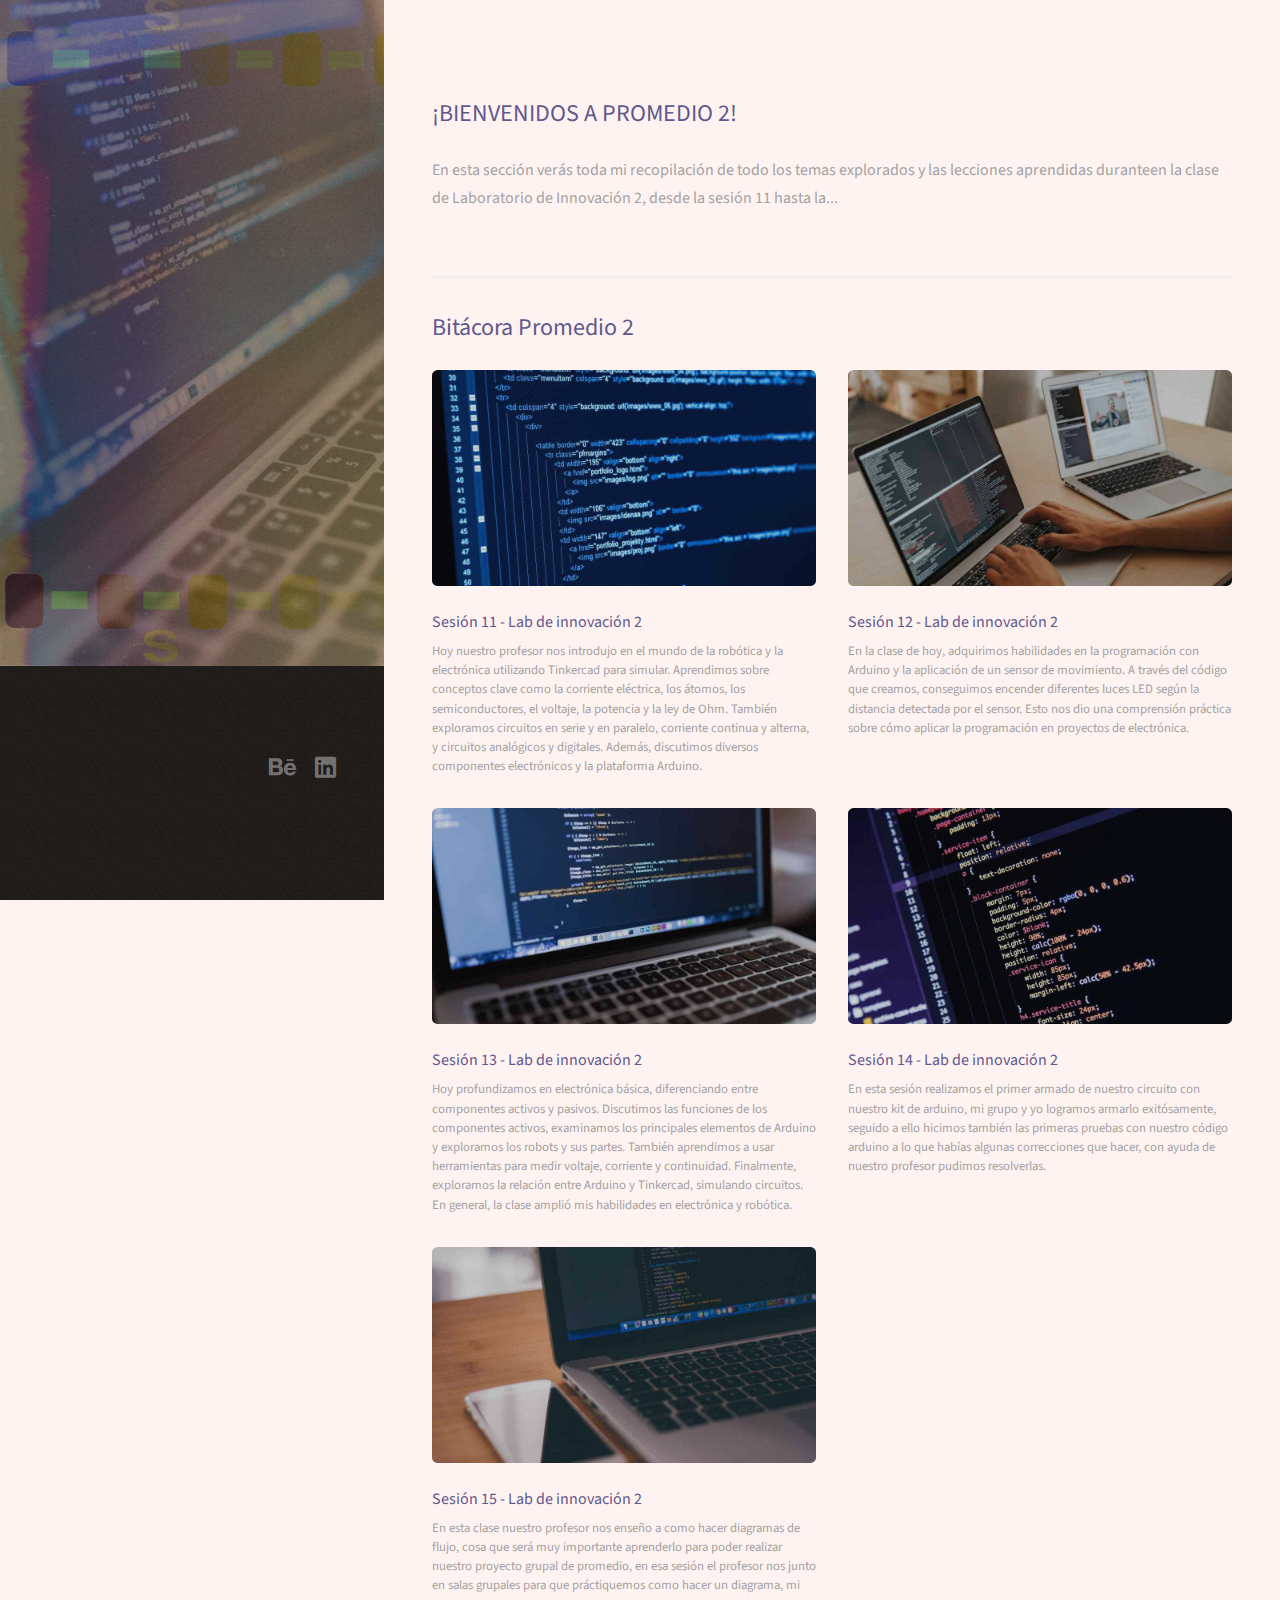
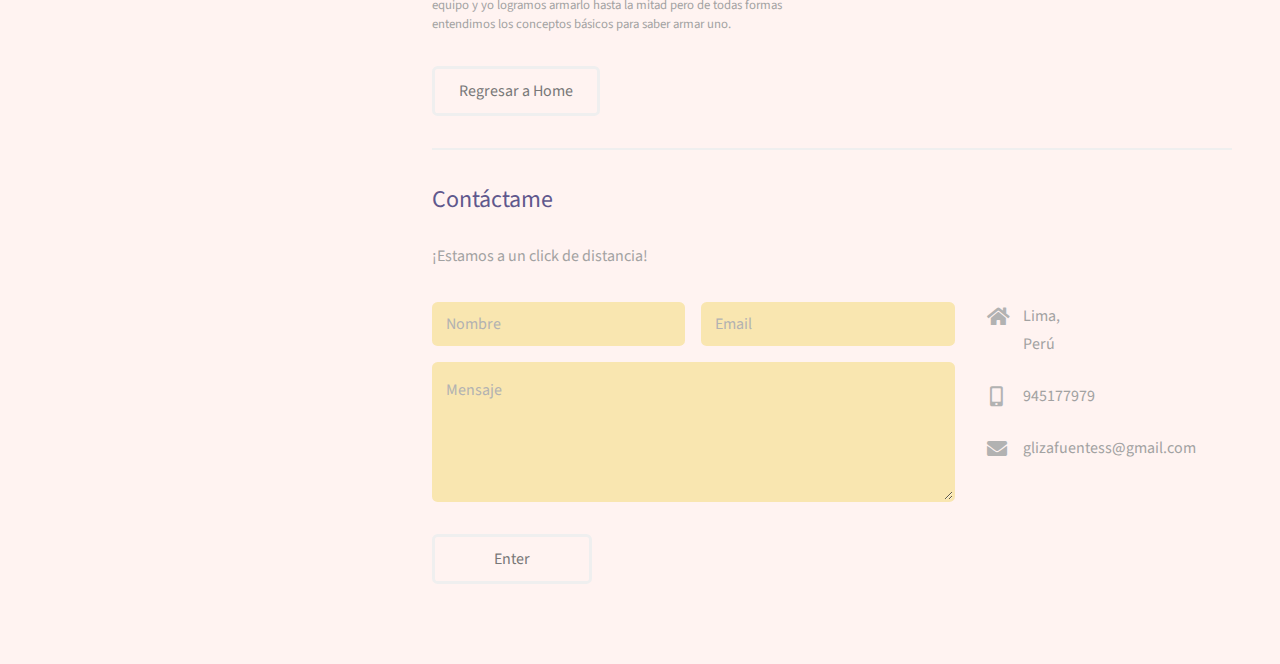
<file: Promedio2.html>
<!DOCTYPE HTML>
<!--
	Strata by HTML5 UP
	html5up.net | @ajlkn
	Free for personal and commercial use under the CCA 3.0 license (html5up.net/license)
-->
<html>
	<head>
		<title>Promedio 1</title>
		<meta charset="utf-8" />
		<meta name="viewport" content="width=device-width, initial-scale=1, user-scalable=no" />
		<link rel="stylesheet" href="assets/css/mainPromedio1.css" />
	</head>
	<body class="is-preload">

		<!-- Header -->
			<header id="header">
				<div class="inner">
					<!--<h1><strong>Bienvenido al promedio 1</strong>, recopilaré todo lo aprendido en la <br />
						 sesión 1,2,3 4 y 5. <br />
				</div> -->
			</header>

		<!-- Main -->
			<div id="main">

				<!-- One -->
					<section id="one">
						<header class="main">
							<h2>¡BIENVENIDOS A PROMEDIO 2!<br />
							</h2>
						</header>
						<p>En esta sección verás toda mi recopilación de todo los temas explorados y las lecciones aprendidas duranteen la clase de Laboratorio de Innovación 2, desde la sesión 11 hasta la...  </p>
						<ul class="actions">
							<!--<li><a href="index.html" class="button">Regresar a home</a></li>
						</ul> -->
					</section>

				<!-- Two -->
					<section id="two">
						<h2>Bitácora Promedio 2</h2>
						<div class="row">
							<article class="col-6 col-12-xsmall work-item">
								<a href="images/Sesion_11_foto.jpg" class="image fit thumb"><img src="images/Sesion_11_foto.jpg" alt="" /></a>
								<h3>Sesión 11 - Lab de innovación 2</h3>
								<p>Hoy nuestro profesor nos introdujo en el mundo de la robótica y la electrónica utilizando Tinkercad para simular. Aprendimos sobre conceptos clave como la corriente eléctrica, los átomos, los semiconductores, el voltaje, la potencia y la ley de Ohm. También exploramos circuitos en serie y en paralelo, corriente continua y alterna, y circuitos analógicos y digitales. Además, discutimos diversos componentes electrónicos y la plataforma Arduino.</p>
							</article>
							<article class="col-6 col-12-xsmall work-item">
								<a href="images/Sesion_12_foto.jpg" class="image fit thumb"><img src="images/Sesion_12_foto.jpg" alt="" /></a>
								<h3>Sesión 12 - Lab de innovación 2</h3>
								<p>En la clase de hoy, adquirimos habilidades en la programación con Arduino y la aplicación de un sensor de movimiento. A través del código que creamos, conseguimos encender diferentes luces LED según la distancia detectada por el sensor. Esto nos dio una comprensión práctica sobre cómo aplicar la programación en proyectos de electrónica. </p>
							</article>
							<article class="col-6 col-12-xsmall work-item">
								<a href="images/Sesion_13_foto.jpg" class="image fit thumb"><img src="images/Sesion_13_foto.jpg" alt="" /></a>
								<h3>Sesión 13 - Lab de innovación 2</h3>
								<p>Hoy profundizamos en electrónica básica, diferenciando entre componentes activos y pasivos. Discutimos las funciones de los componentes activos, examinamos los principales elementos de Arduino y exploramos los robots y sus partes. También aprendimos a usar herramientas para medir voltaje, corriente y continuidad. Finalmente, exploramos la relación entre Arduino y Tinkercad, simulando circuitos. En general, la clase amplió mis habilidades en electrónica y robótica. </p>
							</article>
							<article class="col-6 col-12-xsmall work-item">
								<a href="images/Sesion_14_foto.jpg" class="image fit thumb"><img src="images/Sesion_14_foto.jpg" alt="" /></a>
								<h3>Sesión 14 - Lab de innovación 2</h3>
								<p>En esta sesión realizamos el primer armado de nuestro circuito con nuestro kit de arduino, mi grupo y yo logramos armarlo exitósamente, seguido a ello hicimos también las primeras pruebas con nuestro código arduino a lo que habías algunas correcciones que hacer, con ayuda de nuestro profesor pudimos resolverlas. </p>
							</article>
							<article class="col-6 col-12-xsmall work-item">
								<a href="images/Sesion_15_foto.jpg" class="image fit thumb"><img src="images/Sesion_15_foto.jpg" alt="" /></a>
								<h3>Sesión 15 - Lab de innovación 2</h3>
								<p>En esta clase nuestro profesor nos enseño a como hacer diagramas de flujo, cosa que será muy importante aprenderlo para poder realizar nuestro proyecto grupal de promedio, en esa sesión el profesor nos junto en salas grupales para que práctiquemos como hacer un diagrama, mi equipo y yo logramos armarlo hasta la mitad pero de todas formas entendimos los conceptos básicos para saber armar uno.</dl></p>
							</article>
						</div>
						<ul class="actions">
							<li><a href="index.html" class="button">Regresar a Home</a></li>
						</ul>
					</section>

				<!-- Three -->
					<section id="three">
						<h2>Contáctame</h2>
						<p>¡Estamos a un click de distancia!</p>
						<div class="row">
							<div class="col-8 col-12-small">
								<form method="post" action="#">
									<div class="row gtr-uniform gtr-50">
										<div class="col-6 col-12-xsmall"><input type="text" name="Nombre" id="Nombre" placeholder="Nombre" /></div>
										<div class="col-6 col-12-xsmall"><input type="email" name="email" id="email" placeholder="Email" /></div>
										<div class="col-12"><textarea name="Mensaje" id="Mensaje" placeholder="Mensaje" rows="4"></textarea></div>
									</div>
								</form>
								<ul class="actions">
									<li><input type="submit" value="Enter" /></li>
								</ul>
							</div>
							<div class="col-4 col-12-small">
								<ul class="labeled-icons">
									<li>
										<h3 class="icon solid fa-home"><span class="label">Address</span></h3>
								
										Lima,<br />
										Perú
									</li>
									<li>
										<h3 class="icon solid fa-mobile-alt"><span class="label">Phone</span></h3>
										945177979
									</li>
									<li>
										<h3 class="icon solid fa-envelope"><span class="label">Email</span></h3>
										glizafuentess@gmail.com
									</li>
								</ul>
							</div>
						</div>
					</section>

				<!-- Four -->
				<!--
					<section id="four">
						<h2>Elements</h2>

						<section>
							<h4>Text</h4>
							<p>This is <b>bold</b> and this is <strong>strong</strong>. This is <i>italic</i> and this is <em>emphasized</em>.
							This is <sup>superscript</sup> text and this is <sub>subscript</sub> text.
							This is <u>underlined</u> and this is code: <code>for (;;) { ... }</code>. Finally, <a href="#">this is a link</a>.</p>
							<hr />
							<header>
								<h4>Heading with a Subtitle</h4>
								<p>Lorem ipsum dolor sit amet nullam id egestas urna aliquam</p>
							</header>
							<p>Nunc lacinia ante nunc ac lobortis. Interdum adipiscing gravida odio porttitor sem non mi integer non faucibus ornare mi ut ante amet placerat aliquet. Volutpat eu sed ante lacinia sapien lorem accumsan varius montes viverra nibh in adipiscing blandit tempus accumsan.</p>
							<header>
								<h5>Heading with a Subtitle</h5>
								<p>Lorem ipsum dolor sit amet nullam id egestas urna aliquam</p>
							</header>
							<p>Nunc lacinia ante nunc ac lobortis. Interdum adipiscing gravida odio porttitor sem non mi integer non faucibus ornare mi ut ante amet placerat aliquet. Volutpat eu sed ante lacinia sapien lorem accumsan varius montes viverra nibh in adipiscing blandit tempus accumsan.</p>
							<hr />
							<h2>Heading Level 2</h2>
							<h3>Heading Level 3</h3>
							<h4>Heading Level 4</h4>
							<h5>Heading Level 5</h5>
							<h6>Heading Level 6</h6>
							<hr />
							<h5>Blockquote</h5>
							<blockquote>Fringilla nisl. Donec accumsan interdum nisi, quis tincidunt felis sagittis eget tempus euismod. Vestibulum ante ipsum primis in faucibus vestibulum. Blandit adipiscing eu felis iaculis volutpat ac adipiscing accumsan faucibus. Vestibulum ante ipsum primis in faucibus lorem ipsum dolor sit amet nullam adipiscing eu felis.</blockquote>
							<h5>Preformatted</h5>
							<pre><code>i = 0;

while (!deck.isInOrder()) {
print 'Iteration ' + i;
deck.shuffle();
i++;
}

print 'It took ' + i + ' iterations to sort the deck.';</code></pre>
						</section>

						<section>
							<h4>Lists</h4>
							<div class="row">
								<div class="col-6 col-12-xsmall">
									<h5>Unordered</h5>
									<ul>
										<li>Dolor pulvinar etiam magna etiam.</li>
										<li>Sagittis adipiscing lorem eleifend.</li>
										<li>Felis enim feugiat dolore viverra.</li>
									</ul>
									<h5>Alternate</h5>
									<ul class="alt">
										<li>Dolor pulvinar etiam magna etiam.</li>
										<li>Sagittis adipiscing lorem eleifend.</li>
										<li>Felis enim feugiat dolore viverra.</li>
									</ul>
								</div>
								<div class="col-6 col-12-xsmall">
									<h5>Ordered</h5>
									<ol>
										<li>Dolor pulvinar etiam magna etiam.</li>
										<li>Etiam vel felis at lorem sed viverra.</li>
										<li>Felis enim feugiat dolore viverra.</li>
										<li>Dolor pulvinar etiam magna etiam.</li>
										<li>Etiam vel felis at lorem sed viverra.</li>
										<li>Felis enim feugiat dolore viverra.</li>
									</ol>
									<h5>Icons</h5>
									<ul class="icons">
										<li><a href="#" class="icon brands fa-twitter"><span class="label">Twitter</span></a></li>
										<li><a href="#" class="icon brands fa-facebook-f"><span class="label">Facebook</span></a></li>
										<li><a href="#" class="icon brands fa-instagram"><span class="label">Instagram</span></a></li>
										<li><a href="#" class="icon brands fa-github"><span class="label">Github</span></a></li>
										<li><a href="#" class="icon brands fa-dribbble"><span class="label">Dribbble</span></a></li>
										<li><a href="#" class="icon brands fa-tumblr"><span class="label">Tumblr</span></a></li>
									</ul>
								</div>
							</div>
							<h5>Actions</h5>
							<ul class="actions">
								<li><a href="#" class="button primary">Default</a></li>
								<li><a href="#" class="button">Default</a></li>
							</ul>
							<ul class="actions small">
								<li><a href="#" class="button primary small">Small</a></li>
								<li><a href="#" class="button small">Small</a></li>
							</ul>
							<div class="row">
								<div class="col-6 col-12-small">
									<ul class="actions stacked">
										<li><a href="#" class="button primary">Default</a></li>
										<li><a href="#" class="button">Default</a></li>
									</ul>
								</div>
								<div class="col-6 col-12-small">
									<ul class="actions stacked">
										<li><a href="#" class="button primary small">Small</a></li>
										<li><a href="#" class="button small">Small</a></li>
									</ul>
								</div>
								<div class="col-6 col-12-small">
									<ul class="actions stacked">
										<li><a href="#" class="button primary fit">Default</a></li>
										<li><a href="#" class="button fit">Default</a></li>
									</ul>
								</div>
								<div class="col-6 col-12-small">
									<ul class="actions stacked">
										<li><a href="#" class="button primary small fit">Small</a></li>
										<li><a href="#" class="button small fit">Small</a></li>
									</ul>
								</div>
							</div>
						</section>

						<section>
							<h4>Table</h4>
							<h5>Default</h5>
							<div class="table-wrapper">
								<table>
									<thead>
										<tr>
											<th>Name</th>
											<th>Description</th>
											<th>Price</th>
										</tr>
									</thead>
									<tbody>
										<tr>
											<td>Item One</td>
											<td>Ante turpis integer aliquet porttitor.</td>
											<td>29.99</td>
										</tr>
										<tr>
											<td>Item Two</td>
											<td>Vis ac commodo adipiscing arcu aliquet.</td>
											<td>19.99</td>
										</tr>
										<tr>
											<td>Item Three</td>
											<td> Morbi faucibus arcu accumsan lorem.</td>
											<td>29.99</td>
										</tr>
										<tr>
											<td>Item Four</td>
											<td>Vitae integer tempus condimentum.</td>
											<td>19.99</td>
										</tr>
										<tr>
											<td>Item Five</td>
											<td>Ante turpis integer aliquet porttitor.</td>
											<td>29.99</td>
										</tr>
									</tbody>
									<tfoot>
										<tr>
											<td colspan="2"></td>
											<td>100.00</td>
										</tr>
									</tfoot>
								</table>
							</div>

							<h5>Alternate</h5>
							<div class="table-wrapper">
								<table class="alt">
									<thead>
										<tr>
											<th>Name</th>
											<th>Description</th>
											<th>Price</th>
										</tr>
									</thead>
									<tbody>
										<tr>
											<td>Item One</td>
											<td>Ante turpis integer aliquet porttitor.</td>
											<td>29.99</td>
										</tr>
										<tr>
											<td>Item Two</td>
											<td>Vis ac commodo adipiscing arcu aliquet.</td>
											<td>19.99</td>
										</tr>
										<tr>
											<td>Item Three</td>
											<td> Morbi faucibus arcu accumsan lorem.</td>
											<td>29.99</td>
										</tr>
										<tr>
											<td>Item Four</td>
											<td>Vitae integer tempus condimentum.</td>
											<td>19.99</td>
										</tr>
										<tr>
											<td>Item Five</td>
											<td>Ante turpis integer aliquet porttitor.</td>
											<td>29.99</td>
										</tr>
									</tbody>
									<tfoot>
										<tr>
											<td colspan="2"></td>
											<td>100.00</td>
										</tr>
									</tfoot>
								</table>
							</div>
						</section>

						<section>
							<h4>Buttons</h4>
							<ul class="actions">
								<li><a href="#" class="button primary">Primary</a></li>
								<li><a href="#" class="button">Default</a></li>
							</ul>
							<ul class="actions">
								<li><a href="#" class="button large">Large</a></li>
								<li><a href="#" class="button">Default</a></li>
								<li><a href="#" class="button small">Small</a></li>
							</ul>
							<ul class="actions fit">
								<li><a href="#" class="button primary fit">Fit</a></li>
								<li><a href="#" class="button fit">Fit</a></li>
							</ul>
							<ul class="actions fit small">
								<li><a href="#" class="button primary fit small">Fit + Small</a></li>
								<li><a href="#" class="button fit small">Fit + Small</a></li>
							</ul>
							<ul class="actions">
								<li><a href="#" class="button primary icon solid fa-download">Icon</a></li>
								<li><a href="#" class="button icon solid fa-download">Icon</a></li>
							</ul>
							<ul class="actions">
								<li><span class="button primary disabled">Primary</span></li>
								<li><span class="button disabled">Default</span></li>
							</ul>
						</section>

						<section>
							<h4>Form</h4>
							<form method="post" action="#">
								<div class="row gtr-uniform gtr-50">
									<div class="col-6 col-12-xsmall">
										<input type="text" name="demo-name" id="demo-name" value="" placeholder="Name" />
									</div>
									<div class="col-6 col-12-xsmall">
										<input type="email" name="demo-email" id="demo-email" value="" placeholder="Email" />
									</div>
									<div class="col-12">
										<select name="demo-category" id="demo-category">
											<option value="">- Category -</option>
											<option value="1">Manufacturing</option>
											<option value="1">Shipping</option>
											<option value="1">Administration</option>
											<option value="1">Human Resources</option>
										</select>
									</div>
									<div class="col-4 col-12-small">
										<input type="radio" id="demo-priority-low" name="demo-priority" checked>
										<label for="demo-priority-low">Low Priority</label>
									</div>
									<div class="col-4 col-12-small">
										<input type="radio" id="demo-priority-normal" name="demo-priority">
										<label for="demo-priority-normal">Normal Priority</label>
									</div>
									<div class="col-4 col-12-small">
										<input type="radio" id="demo-priority-high" name="demo-priority">
										<label for="demo-priority-high">High Priority</label>
									</div>
									<div class="col-6 col-12-small">
										<input type="checkbox" id="demo-copy" name="demo-copy">
										<label for="demo-copy">Email me a copy of this message</label>
									</div>
									<div class="col-6 col-12-small">
										<input type="checkbox" id="demo-human" name="demo-human" checked>
										<label for="demo-human">I am a human and not a robot</label>
									</div>
									<div class="col-12">
										<textarea name="demo-message" id="demo-message" placeholder="Enter your message" rows="6"></textarea>
									</div>
									<div class="col-12">
										<ul class="actions">
											<li><input type="submit" value="Send Message" class="primary" /></li>
											<li><input type="reset" value="Reset" /></li>
										</ul>
									</div>
								</div>
							</form>
						</section>

						<section>
							<h4>Image</h4>
							<h5>Fit</h5>
							<div class="box alt">
								<div class="row gtr-50 gtr-uniform">
									<div class="col-12"><span class="image fit"><img src="images/fulls/05.jpg" alt="" /></span></div>
									<div class="col-4"><span class="image fit"><img src="images/thumbs/01.jpg" alt="" /></span></div>
									<div class="col-4"><span class="image fit"><img src="images/thumbs/02.jpg" alt="" /></span></div>
									<div class="col-4"><span class="image fit"><img src="images/thumbs/03.jpg" alt="" /></span></div>
									<div class="col-4"><span class="image fit"><img src="images/thumbs/04.jpg" alt="" /></span></div>
									<div class="col-4"><span class="image fit"><img src="images/thumbs/05.jpg" alt="" /></span></div>
									<div class="col-4"><span class="image fit"><img src="images/thumbs/06.jpg" alt="" /></span></div>
									<div class="col-4"><span class="image fit"><img src="images/thumbs/03.jpg" alt="" /></span></div>
									<div class="col-4"><span class="image fit"><img src="images/thumbs/02.jpg" alt="" /></span></div>
									<div class="col-4"><span class="image fit"><img src="images/thumbs/01.jpg" alt="" /></span></div>
								</div>
							</div>
							<h5>Left &amp; Right</h5>
							<p><span class="image left"><img src="images/avatar.jpg" alt="" /></span>Fringilla nisl. Donec accumsan interdum nisi, quis tincidunt felis sagittis eget. tempus euismod. Vestibulum ante ipsum primis in faucibus vestibulum. Blandit adipiscing eu felis iaculis volutpat ac adipiscing accumsan eu faucibus. Integer ac pellentesque praesent tincidunt felis sagittis eget. tempus euismod. Vestibulum ante ipsum primis in faucibus vestibulum. Blandit adipiscing eu felis iaculis volutpat ac adipiscing accumsan eu faucibus. Integer ac pellentesque praesent. Donec accumsan interdum nisi, quis tincidunt felis sagittis eget. tempus euismod. Vestibulum ante ipsum primis in faucibus vestibulum. Blandit adipiscing eu felis iaculis volutpat ac adipiscing accumsan eu faucibus. Integer ac pellentesque praesent tincidunt felis sagittis eget. tempus euismod. Vestibulum ante ipsum primis in faucibus vestibulum. Blandit adipiscing eu felis iaculis volutpat ac adipiscing accumsan eu faucibus. Integer ac pellentesque praesent.</p>
							<p><span class="image right"><img src="images/avatar.jpg" alt="" /></span>Fringilla nisl. Donec accumsan interdum nisi, quis tincidunt felis sagittis eget. tempus euismod. Vestibulum ante ipsum primis in faucibus vestibulum. Blandit adipiscing eu felis iaculis volutpat ac adipiscing accumsan eu faucibus. Integer ac pellentesque praesent tincidunt felis sagittis eget. tempus euismod. Vestibulum ante ipsum primis in faucibus vestibulum. Blandit adipiscing eu felis iaculis volutpat ac adipiscing accumsan eu faucibus. Integer ac pellentesque praesent. Donec accumsan interdum nisi, quis tincidunt felis sagittis eget. tempus euismod. Vestibulum ante ipsum primis in faucibus vestibulum. Blandit adipiscing eu felis iaculis volutpat ac adipiscing accumsan eu faucibus. Integer ac pellentesque praesent tincidunt felis sagittis eget. tempus euismod. Vestibulum ante ipsum primis in faucibus vestibulum. Blandit adipiscing eu felis iaculis volutpat ac adipiscing accumsan eu faucibus. Integer ac pellentesque praesent.</p>
						</section>

					</section>
				-->

			</div>

		<!-- Footer -->
			<footer id="footer">
				<div class="inner">
					<ul class="icons">
						<li><a href="https://www.behance.net/gializafuentes" class="icon brands fa-behance"><span class="label">Instagram</span></a></li>
						<li><a href="https://www.linkedin.com/in/gianella-liza-fuentes-485126258/" class="icon brands fa-linkedin"><span class="label">Linkedin</span></a></li>
						
					</ul>
					<ul class="copyright">
					</ul>
				</div>
			</footer>

		<!-- Scripts -->
			<script src="assets/js/jquery.min.js"></script>
			<script src="assets/js/jquery.poptrox.min.js"></script>
			<script src="assets/js/browser.min.js"></script>
			<script src="assets/js/breakpoints.min.js"></script>
			<script src="assets/js/util.js"></script>
			<script src="assets/js/main.js"></script>

	</body>
</html>
</file>
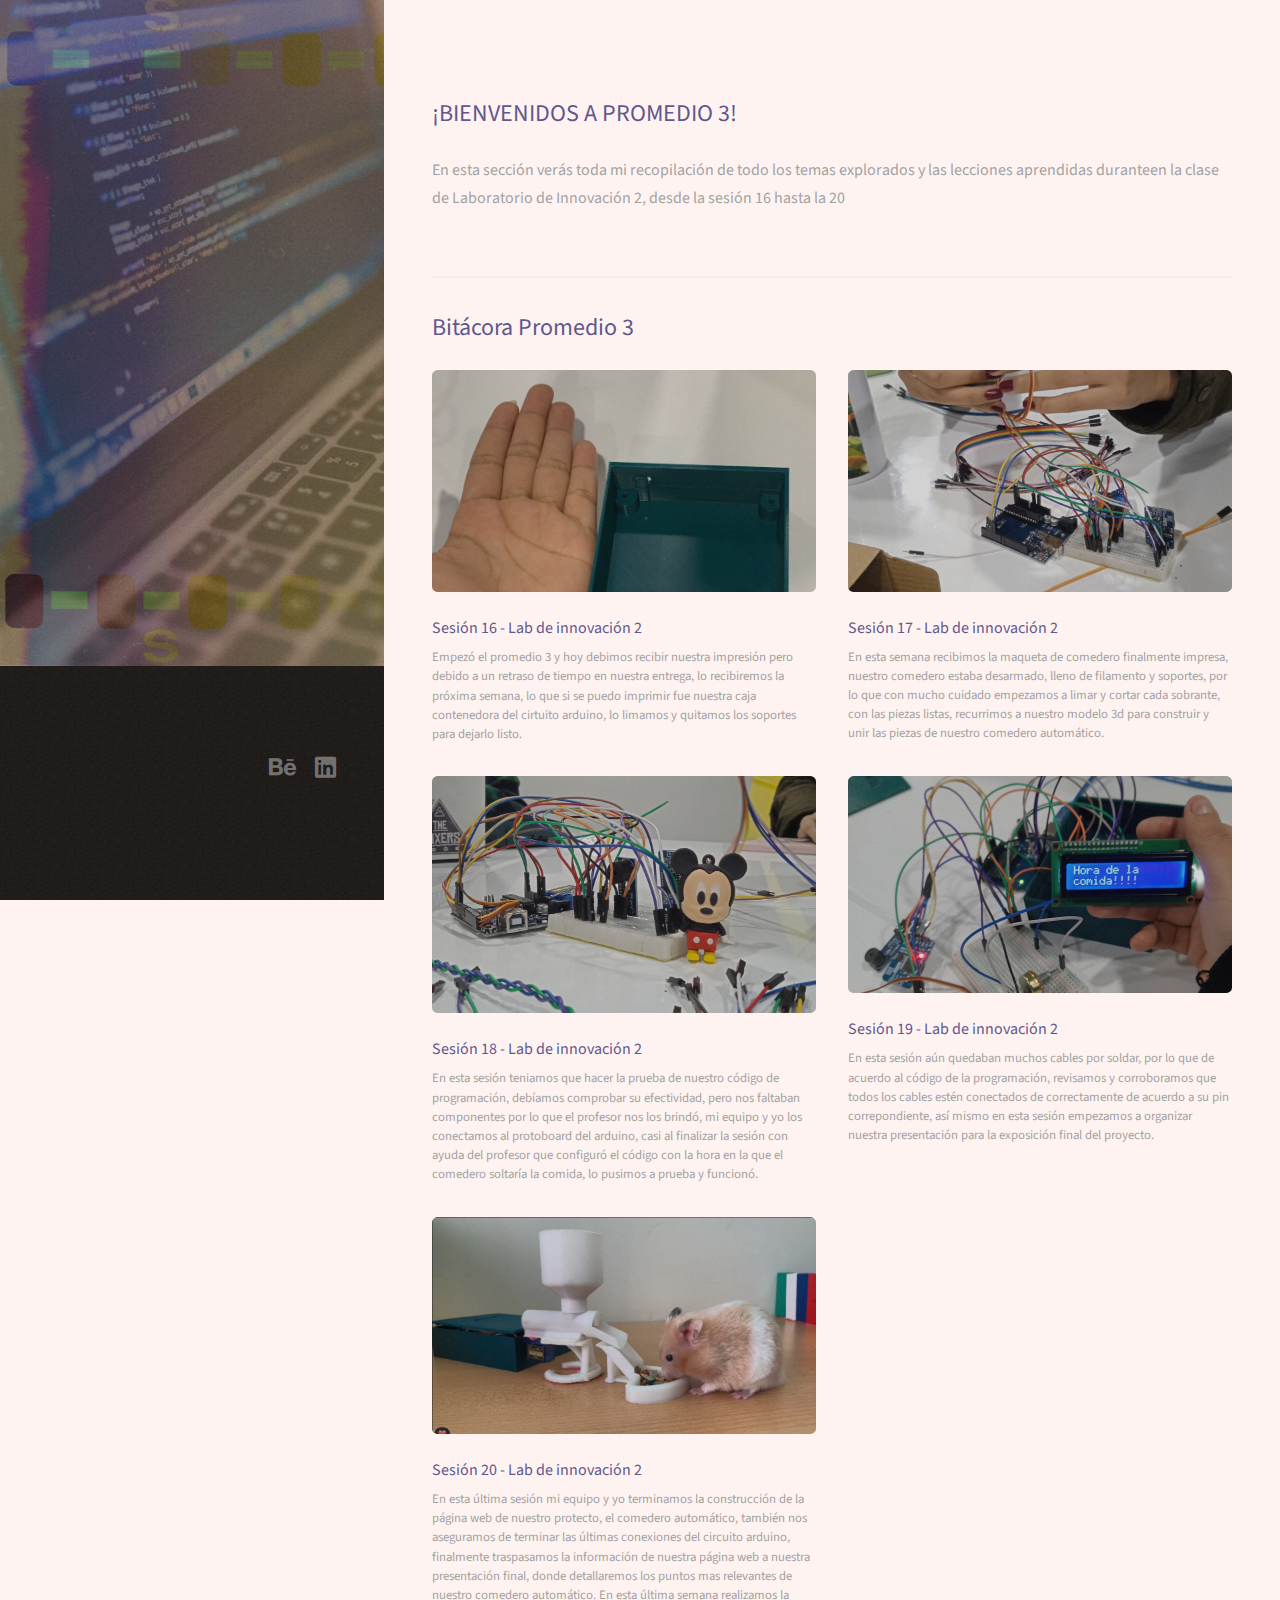
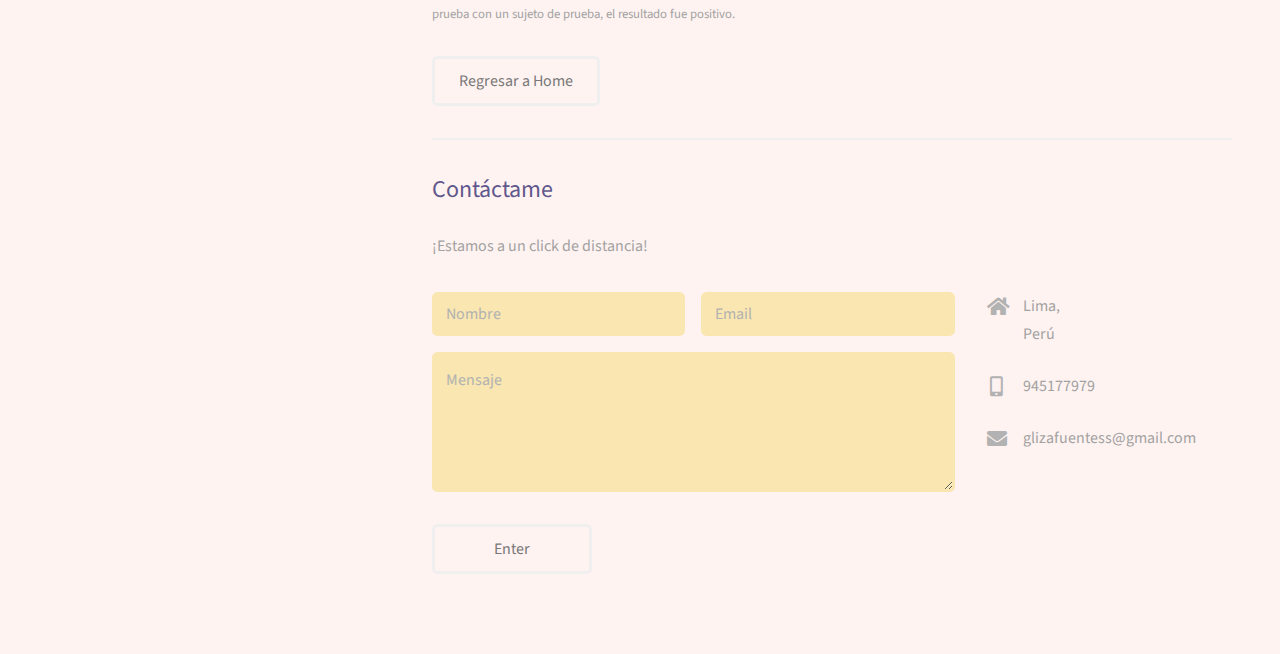
<file: Promedio3.html>
<!DOCTYPE HTML>
<!--
	Strata by HTML5 UP
	html5up.net | @ajlkn
	Free for personal and commercial use under the CCA 3.0 license (html5up.net/license)
-->
<html>
	<head>
		<title>Promedio 1</title>
		<meta charset="utf-8" />
		<meta name="viewport" content="width=device-width, initial-scale=1, user-scalable=no" />
		<link rel="stylesheet" href="assets/css/mainPromedio1.css" />
	</head>
	<body class="is-preload">

		<!-- Header -->
			<header id="header">
				<div class="inner">
					<!--<h1><strong>Bienvenido al promedio 1</strong>, recopilaré todo lo aprendido en la <br />
						 sesión 1,2,3 4 y 5. <br />
				</div> -->
			</header>

		<!-- Main -->
			<div id="main">

				<!-- One -->
					<section id="one">
						<header class="main">
							<h2>¡BIENVENIDOS A PROMEDIO 3!<br />
							</h2>
						</header>
						<p>En esta sección verás toda mi recopilación de todo los temas explorados y las lecciones aprendidas duranteen la clase de Laboratorio de Innovación 2, desde la sesión 16 hasta la 20  </p>
						<ul class="actions">
							<!--<li><a href="index.html" class="button">Regresar a home</a></li>
						</ul> -->
					</section>

				<!-- Two -->
					<section id="two">
						<h2>Bitácora Promedio 3</h2>
						<div class="row">
							<article class="col-6 col-12-xsmall work-item">
								<a href="images/cajita.jpg" class="image fit thumb"><img src="images/cajita.jpg" alt="" /></a>
								<h3>Sesión 16 - Lab de innovación 2</h3>
								<p>Empezó el promedio 3 y hoy debimos recibir nuestra impresión pero debido a un retraso de tiempo en nuestra entrega, lo recibiremos la próxima semana, lo que si se puedo imprimir fue nuestra caja contenedora del cirtuito arduino, lo limamos y quitamos los soportes para dejarlo listo.</p>
							</article>
							<article class="col-6 col-12-xsmall work-item">
								<a href="images/conexiones.jpeg" class="image fit thumb"><img src="images/conexiones.jpeg" alt="" /></a>
								<h3>Sesión 17 - Lab de innovación 2</h3>
								<p>En esta semana recibimos la maqueta de comedero finalmente impresa, nuestro comedero estaba desarmado, lleno de filamento y soportes, por lo que con mucho cuidado empezamos a limar y cortar cada sobrante, con las piezas listas, recurrimos a nuestro modelo 3d para construir y unir las piezas de nuestro comedero automático.</p>
							</article>
							<article class="col-6 col-12-xsmall work-item">
								<a href="images/mickey.jpeg" class="image fit thumb"><img src="images/mickey.jpeg" alt="" /></a>
								<h3>Sesión 18 - Lab de innovación 2</h3>
								<p>En esta sesión teniamos que hacer la prueba de nuestro código de programación, debíamos comprobar su efectividad, pero nos faltaban componentes por lo que el profesor nos los brindó, mi equipo y yo los conectamos al protoboard del arduino, casi al finalizar la sesión con ayuda del profesor que configuró el código con la hora en la que el comedero soltaría la comida, lo pusimos a prueba y funcionó.</p>
							</article>
							<article class="col-6 col-12-xsmall work-item">
								<a href="images/penultima.jpg" class="image fit thumb"><img src="images/penultima.jpg" alt="" /></a>
								<h3>Sesión 19 - Lab de innovación 2</h3>
								<p>En esta sesión aún quedaban muchos cables por soldar, por lo que de acuerdo al código de la programación, revisamos y corroboramos que todos los cables estén conectados de correctamente de acuerdo a su pin correpondiente, así mismo en esta sesión empezamos a organizar nuestra presentación para la exposición final del proyecto.</p>
							</article>
							<article class="col-6 col-12-xsmall work-item">
								<a href="images/final.jpg" class="image fit thumb"><img src="images/final.jpg" alt="" /></a>
								<h3>Sesión 20 - Lab de innovación 2</h3>
								<p>En esta última sesión mi equipo y yo terminamos la construcción de la página web de nuestro protecto, el comedero automático, también nos aseguramos de terminar las últimas conexiones del circuito arduino, finalmente traspasamos la información de nuestra página web a nuestra presentación final, donde detallaremos los puntos mas relevantes de nuestro comedero automático. En esta última semana realizamos la prueba con un sujeto de prueba, el resultado fue positivo.</dl></p>
							</article>
						</div>
						<ul class="actions">
							<li><a href="index.html" class="button">Regresar a Home</a></li>
						</ul>
					</section>

				<!-- Three -->
					<section id="three">
						<h2>Contáctame</h2>
						<p>¡Estamos a un click de distancia!</p>
						<div class="row">
							<div class="col-8 col-12-small">
								<form method="post" action="#">
									<div class="row gtr-uniform gtr-50">
										<div class="col-6 col-12-xsmall"><input type="text" name="Nombre" id="Nombre" placeholder="Nombre" /></div>
										<div class="col-6 col-12-xsmall"><input type="email" name="email" id="email" placeholder="Email" /></div>
										<div class="col-12"><textarea name="Mensaje" id="Mensaje" placeholder="Mensaje" rows="4"></textarea></div>
									</div>
								</form>
								<ul class="actions">
									<li><input type="submit" value="Enter" /></li>
								</ul>
							</div>
							<div class="col-4 col-12-small">
								<ul class="labeled-icons">
									<li>
										<h3 class="icon solid fa-home"><span class="label">Address</span></h3>
								
										Lima,<br />
										Perú
									</li>
									<li>
										<h3 class="icon solid fa-mobile-alt"><span class="label">Phone</span></h3>
										945177979
									</li>
									<li>
										<h3 class="icon solid fa-envelope"><span class="label">Email</span></h3>
										glizafuentess@gmail.com
									</li>
								</ul>
							</div>
						</div>
					</section>

				<!-- Four -->
				<!--
					<section id="four">
						<h2>Elements</h2>

						<section>
							<h4>Text</h4>
							<p>This is <b>bold</b> and this is <strong>strong</strong>. This is <i>italic</i> and this is <em>emphasized</em>.
							This is <sup>superscript</sup> text and this is <sub>subscript</sub> text.
							This is <u>underlined</u> and this is code: <code>for (;;) { ... }</code>. Finally, <a href="#">this is a link</a>.</p>
							<hr />
							<header>
								<h4>Heading with a Subtitle</h4>
								<p>Lorem ipsum dolor sit amet nullam id egestas urna aliquam</p>
							</header>
							<p>Nunc lacinia ante nunc ac lobortis. Interdum adipiscing gravida odio porttitor sem non mi integer non faucibus ornare mi ut ante amet placerat aliquet. Volutpat eu sed ante lacinia sapien lorem accumsan varius montes viverra nibh in adipiscing blandit tempus accumsan.</p>
							<header>
								<h5>Heading with a Subtitle</h5>
								<p>Lorem ipsum dolor sit amet nullam id egestas urna aliquam</p>
							</header>
							<p>Nunc lacinia ante nunc ac lobortis. Interdum adipiscing gravida odio porttitor sem non mi integer non faucibus ornare mi ut ante amet placerat aliquet. Volutpat eu sed ante lacinia sapien lorem accumsan varius montes viverra nibh in adipiscing blandit tempus accumsan.</p>
							<hr />
							<h2>Heading Level 2</h2>
							<h3>Heading Level 3</h3>
							<h4>Heading Level 4</h4>
							<h5>Heading Level 5</h5>
							<h6>Heading Level 6</h6>
							<hr />
							<h5>Blockquote</h5>
							<blockquote>Fringilla nisl. Donec accumsan interdum nisi, quis tincidunt felis sagittis eget tempus euismod. Vestibulum ante ipsum primis in faucibus vestibulum. Blandit adipiscing eu felis iaculis volutpat ac adipiscing accumsan faucibus. Vestibulum ante ipsum primis in faucibus lorem ipsum dolor sit amet nullam adipiscing eu felis.</blockquote>
							<h5>Preformatted</h5>
							<pre><code>i = 0;

while (!deck.isInOrder()) {
print 'Iteration ' + i;
deck.shuffle();
i++;
}

print 'It took ' + i + ' iterations to sort the deck.';</code></pre>
						</section>

						<section>
							<h4>Lists</h4>
							<div class="row">
								<div class="col-6 col-12-xsmall">
									<h5>Unordered</h5>
									<ul>
										<li>Dolor pulvinar etiam magna etiam.</li>
										<li>Sagittis adipiscing lorem eleifend.</li>
										<li>Felis enim feugiat dolore viverra.</li>
									</ul>
									<h5>Alternate</h5>
									<ul class="alt">
										<li>Dolor pulvinar etiam magna etiam.</li>
										<li>Sagittis adipiscing lorem eleifend.</li>
										<li>Felis enim feugiat dolore viverra.</li>
									</ul>
								</div>
								<div class="col-6 col-12-xsmall">
									<h5>Ordered</h5>
									<ol>
										<li>Dolor pulvinar etiam magna etiam.</li>
										<li>Etiam vel felis at lorem sed viverra.</li>
										<li>Felis enim feugiat dolore viverra.</li>
										<li>Dolor pulvinar etiam magna etiam.</li>
										<li>Etiam vel felis at lorem sed viverra.</li>
										<li>Felis enim feugiat dolore viverra.</li>
									</ol>
									<h5>Icons</h5>
									<ul class="icons">
										<li><a href="#" class="icon brands fa-twitter"><span class="label">Twitter</span></a></li>
										<li><a href="#" class="icon brands fa-facebook-f"><span class="label">Facebook</span></a></li>
										<li><a href="#" class="icon brands fa-instagram"><span class="label">Instagram</span></a></li>
										<li><a href="#" class="icon brands fa-github"><span class="label">Github</span></a></li>
										<li><a href="#" class="icon brands fa-dribbble"><span class="label">Dribbble</span></a></li>
										<li><a href="#" class="icon brands fa-tumblr"><span class="label">Tumblr</span></a></li>
									</ul>
								</div>
							</div>
							<h5>Actions</h5>
							<ul class="actions">
								<li><a href="#" class="button primary">Default</a></li>
								<li><a href="#" class="button">Default</a></li>
							</ul>
							<ul class="actions small">
								<li><a href="#" class="button primary small">Small</a></li>
								<li><a href="#" class="button small">Small</a></li>
							</ul>
							<div class="row">
								<div class="col-6 col-12-small">
									<ul class="actions stacked">
										<li><a href="#" class="button primary">Default</a></li>
										<li><a href="#" class="button">Default</a></li>
									</ul>
								</div>
								<div class="col-6 col-12-small">
									<ul class="actions stacked">
										<li><a href="#" class="button primary small">Small</a></li>
										<li><a href="#" class="button small">Small</a></li>
									</ul>
								</div>
								<div class="col-6 col-12-small">
									<ul class="actions stacked">
										<li><a href="#" class="button primary fit">Default</a></li>
										<li><a href="#" class="button fit">Default</a></li>
									</ul>
								</div>
								<div class="col-6 col-12-small">
									<ul class="actions stacked">
										<li><a href="#" class="button primary small fit">Small</a></li>
										<li><a href="#" class="button small fit">Small</a></li>
									</ul>
								</div>
							</div>
						</section>

						<section>
							<h4>Table</h4>
							<h5>Default</h5>
							<div class="table-wrapper">
								<table>
									<thead>
										<tr>
											<th>Name</th>
											<th>Description</th>
											<th>Price</th>
										</tr>
									</thead>
									<tbody>
										<tr>
											<td>Item One</td>
											<td>Ante turpis integer aliquet porttitor.</td>
											<td>29.99</td>
										</tr>
										<tr>
											<td>Item Two</td>
											<td>Vis ac commodo adipiscing arcu aliquet.</td>
											<td>19.99</td>
										</tr>
										<tr>
											<td>Item Three</td>
											<td> Morbi faucibus arcu accumsan lorem.</td>
											<td>29.99</td>
										</tr>
										<tr>
											<td>Item Four</td>
											<td>Vitae integer tempus condimentum.</td>
											<td>19.99</td>
										</tr>
										<tr>
											<td>Item Five</td>
											<td>Ante turpis integer aliquet porttitor.</td>
											<td>29.99</td>
										</tr>
									</tbody>
									<tfoot>
										<tr>
											<td colspan="2"></td>
											<td>100.00</td>
										</tr>
									</tfoot>
								</table>
							</div>

							<h5>Alternate</h5>
							<div class="table-wrapper">
								<table class="alt">
									<thead>
										<tr>
											<th>Name</th>
											<th>Description</th>
											<th>Price</th>
										</tr>
									</thead>
									<tbody>
										<tr>
											<td>Item One</td>
											<td>Ante turpis integer aliquet porttitor.</td>
											<td>29.99</td>
										</tr>
										<tr>
											<td>Item Two</td>
											<td>Vis ac commodo adipiscing arcu aliquet.</td>
											<td>19.99</td>
										</tr>
										<tr>
											<td>Item Three</td>
											<td> Morbi faucibus arcu accumsan lorem.</td>
											<td>29.99</td>
										</tr>
										<tr>
											<td>Item Four</td>
											<td>Vitae integer tempus condimentum.</td>
											<td>19.99</td>
										</tr>
										<tr>
											<td>Item Five</td>
											<td>Ante turpis integer aliquet porttitor.</td>
											<td>29.99</td>
										</tr>
									</tbody>
									<tfoot>
										<tr>
											<td colspan="2"></td>
											<td>100.00</td>
										</tr>
									</tfoot>
								</table>
							</div>
						</section>

						<section>
							<h4>Buttons</h4>
							<ul class="actions">
								<li><a href="#" class="button primary">Primary</a></li>
								<li><a href="#" class="button">Default</a></li>
							</ul>
							<ul class="actions">
								<li><a href="#" class="button large">Large</a></li>
								<li><a href="#" class="button">Default</a></li>
								<li><a href="#" class="button small">Small</a></li>
							</ul>
							<ul class="actions fit">
								<li><a href="#" class="button primary fit">Fit</a></li>
								<li><a href="#" class="button fit">Fit</a></li>
							</ul>
							<ul class="actions fit small">
								<li><a href="#" class="button primary fit small">Fit + Small</a></li>
								<li><a href="#" class="button fit small">Fit + Small</a></li>
							</ul>
							<ul class="actions">
								<li><a href="#" class="button primary icon solid fa-download">Icon</a></li>
								<li><a href="#" class="button icon solid fa-download">Icon</a></li>
							</ul>
							<ul class="actions">
								<li><span class="button primary disabled">Primary</span></li>
								<li><span class="button disabled">Default</span></li>
							</ul>
						</section>

						<section>
							<h4>Form</h4>
							<form method="post" action="#">
								<div class="row gtr-uniform gtr-50">
									<div class="col-6 col-12-xsmall">
										<input type="text" name="demo-name" id="demo-name" value="" placeholder="Name" />
									</div>
									<div class="col-6 col-12-xsmall">
										<input type="email" name="demo-email" id="demo-email" value="" placeholder="Email" />
									</div>
									<div class="col-12">
										<select name="demo-category" id="demo-category">
											<option value="">- Category -</option>
											<option value="1">Manufacturing</option>
											<option value="1">Shipping</option>
											<option value="1">Administration</option>
											<option value="1">Human Resources</option>
										</select>
									</div>
									<div class="col-4 col-12-small">
										<input type="radio" id="demo-priority-low" name="demo-priority" checked>
										<label for="demo-priority-low">Low Priority</label>
									</div>
									<div class="col-4 col-12-small">
										<input type="radio" id="demo-priority-normal" name="demo-priority">
										<label for="demo-priority-normal">Normal Priority</label>
									</div>
									<div class="col-4 col-12-small">
										<input type="radio" id="demo-priority-high" name="demo-priority">
										<label for="demo-priority-high">High Priority</label>
									</div>
									<div class="col-6 col-12-small">
										<input type="checkbox" id="demo-copy" name="demo-copy">
										<label for="demo-copy">Email me a copy of this message</label>
									</div>
									<div class="col-6 col-12-small">
										<input type="checkbox" id="demo-human" name="demo-human" checked>
										<label for="demo-human">I am a human and not a robot</label>
									</div>
									<div class="col-12">
										<textarea name="demo-message" id="demo-message" placeholder="Enter your message" rows="6"></textarea>
									</div>
									<div class="col-12">
										<ul class="actions">
											<li><input type="submit" value="Send Message" class="primary" /></li>
											<li><input type="reset" value="Reset" /></li>
										</ul>
									</div>
								</div>
							</form>
						</section>

						<section>
							<h4>Image</h4>
							<h5>Fit</h5>
							<div class="box alt">
								<div class="row gtr-50 gtr-uniform">
									<div class="col-12"><span class="image fit"><img src="images/fulls/05.jpg" alt="" /></span></div>
									<div class="col-4"><span class="image fit"><img src="images/thumbs/01.jpg" alt="" /></span></div>
									<div class="col-4"><span class="image fit"><img src="images/thumbs/02.jpg" alt="" /></span></div>
									<div class="col-4"><span class="image fit"><img src="images/thumbs/03.jpg" alt="" /></span></div>
									<div class="col-4"><span class="image fit"><img src="images/thumbs/04.jpg" alt="" /></span></div>
									<div class="col-4"><span class="image fit"><img src="images/thumbs/05.jpg" alt="" /></span></div>
									<div class="col-4"><span class="image fit"><img src="images/thumbs/06.jpg" alt="" /></span></div>
									<div class="col-4"><span class="image fit"><img src="images/thumbs/03.jpg" alt="" /></span></div>
									<div class="col-4"><span class="image fit"><img src="images/thumbs/02.jpg" alt="" /></span></div>
									<div class="col-4"><span class="image fit"><img src="images/thumbs/01.jpg" alt="" /></span></div>
								</div>
							</div>
							<h5>Left &amp; Right</h5>
							<p><span class="image left"><img src="images/avatar.jpg" alt="" /></span>Fringilla nisl. Donec accumsan interdum nisi, quis tincidunt felis sagittis eget. tempus euismod. Vestibulum ante ipsum primis in faucibus vestibulum. Blandit adipiscing eu felis iaculis volutpat ac adipiscing accumsan eu faucibus. Integer ac pellentesque praesent tincidunt felis sagittis eget. tempus euismod. Vestibulum ante ipsum primis in faucibus vestibulum. Blandit adipiscing eu felis iaculis volutpat ac adipiscing accumsan eu faucibus. Integer ac pellentesque praesent. Donec accumsan interdum nisi, quis tincidunt felis sagittis eget. tempus euismod. Vestibulum ante ipsum primis in faucibus vestibulum. Blandit adipiscing eu felis iaculis volutpat ac adipiscing accumsan eu faucibus. Integer ac pellentesque praesent tincidunt felis sagittis eget. tempus euismod. Vestibulum ante ipsum primis in faucibus vestibulum. Blandit adipiscing eu felis iaculis volutpat ac adipiscing accumsan eu faucibus. Integer ac pellentesque praesent.</p>
							<p><span class="image right"><img src="images/avatar.jpg" alt="" /></span>Fringilla nisl. Donec accumsan interdum nisi, quis tincidunt felis sagittis eget. tempus euismod. Vestibulum ante ipsum primis in faucibus vestibulum. Blandit adipiscing eu felis iaculis volutpat ac adipiscing accumsan eu faucibus. Integer ac pellentesque praesent tincidunt felis sagittis eget. tempus euismod. Vestibulum ante ipsum primis in faucibus vestibulum. Blandit adipiscing eu felis iaculis volutpat ac adipiscing accumsan eu faucibus. Integer ac pellentesque praesent. Donec accumsan interdum nisi, quis tincidunt felis sagittis eget. tempus euismod. Vestibulum ante ipsum primis in faucibus vestibulum. Blandit adipiscing eu felis iaculis volutpat ac adipiscing accumsan eu faucibus. Integer ac pellentesque praesent tincidunt felis sagittis eget. tempus euismod. Vestibulum ante ipsum primis in faucibus vestibulum. Blandit adipiscing eu felis iaculis volutpat ac adipiscing accumsan eu faucibus. Integer ac pellentesque praesent.</p>
						</section>

					</section>
				-->

			</div>

		<!-- Footer -->
			<footer id="footer">
				<div class="inner">
					<ul class="icons">
						<li><a href="https://www.behance.net/gializafuentes" class="icon brands fa-behance"><span class="label">Instagram</span></a></li>
						<li><a href="https://www.linkedin.com/in/gianella-liza-fuentes-485126258/" class="icon brands fa-linkedin"><span class="label">Linkedin</span></a></li>
						
					</ul>
					<ul class="copyright">
					</ul>
				</div>
			</footer>

		<!-- Scripts -->
			<script src="assets/js/jquery.min.js"></script>
			<script src="assets/js/jquery.poptrox.min.js"></script>
			<script src="assets/js/browser.min.js"></script>
			<script src="assets/js/breakpoints.min.js"></script>
			<script src="assets/js/util.js"></script>
			<script src="assets/js/main.js"></script>

	</body>
</html>
</file>
<file: assets/css/main.css>
@import url("fontawesome-all.min.css");
@import url("https://fonts.googleapis.com/css?family=Source+Sans+Pro:400,400italic");

/*
	Gianella Liza Fuentes
	html5up.net | @ajlkn
	Free for personal and commercial use under the CCA 3.0 license (html5up.net/license)
*/

html, body, div, span, applet, object,
iframe, h1, h2, h3, h4, h5, h6, p, blockquote,
pre, a, abbr, acronym, address, big, cite,
code, del, dfn, em, img, ins, kbd, q, s, samp,
small, strike, strong, sub, sup, tt, var, b,
u, i, center, dl, dt, dd, ol, ul, li, fieldset,
form, label, legend, table, caption, tbody,
tfoot, thead, tr, th, td, article, aside,
canvas, details, embed, figure, figcaption,
footer, header, hgroup, menu, nav, output, ruby,
section, summary, time, mark, audio, video {
	margin: 0;
	padding: 0;
	border: 0;
	font-size: 100%;
	font: inherit;
	vertical-align: baseline;}

article, aside, details, figcaption, figure,
footer, header, hgroup, menu, nav, section {
	display: block;}

body {
	line-height: 1;
}

ol, ul {
	list-style: none;
}

blockquote, q {
	quotes: none;
}

	blockquote:before, blockquote:after, q:before, q:after {
		content: '';
		content: none;
	}

table {
	border-collapse: collapse;
	border-spacing: 0;
}

body {
	-webkit-text-size-adjust: none;
}

mark {
	background-color: transparent;
	color: inherit;
}

input::-moz-focus-inner {
	border: 0;
	padding: 0;
}

input, select, textarea {
	-moz-appearance: none;
	-webkit-appearance: none;
	-ms-appearance: none;
	appearance: none;
}

/* Basic */

	html {
		box-sizing: border-box;
	}

	*, *:before, *:after {
		box-sizing: inherit;
	}

	body {
		background: #FFF3F1;
	}

		body.is-preload *, body.is-preload *:before, body.is-preload *:after {
			-moz-animation: none !important;
			-webkit-animation: none !important;
			-ms-animation: none !important;
			animation: none !important;
			-moz-transition: none !important;
			-webkit-transition: none !important;
			-ms-transition: none !important;
			transition: none !important;
		}

	body, input, select, textarea { 
		color: #a2a2a2;
		font-family: "Source Sans Pro", Helvetica, sans-serif;
		font-size: 16pt;
		font-weight: 400;
		line-height: 1.75em;
	}
	
	a {
		-moz-transition: color 0.2s ease-in-out, border-color 0.2s ease-in-out;
		-webkit-transition: color 0.2s ease-in-out, border-color 0.2s ease-in-out;
		-ms-transition: color 0.2s ease-in-out, border-color 0.2s ease-in-out;
		transition: color 0.2s ease-in-out, border-color 0.2s ease-in-out;
		border-bottom: dotted 1px;
		color: #5F588D;
		text-decoration: none;
	}

		a:hover {
			border-bottom-color: transparent;
			color: #5F588D !important;
			text-decoration: none;
		}

	strong, b {
		color: #ffffff;
		font-weight: 400;
	}

	em, i {
		font-style: italic;
	}

	p {
		margin: 0 0 2em 0;
	}

	h1, h2, h3, h4, h5, h6 {
		color: #5F588D;
		font-weight: 400;
		line-height: 1em;
		margin: 0 0 1em 0;
	}

		h1 a, h2 a, h3 a, h4 a, h5 a, h6 a {
			color: inherit;
			text-decoration: none;
		}

	h1 {
		font-size: 2em;
		line-height: 1.5em;
	}

	h2 {
		font-size: 1.5em;
		line-height: 1.5em;
	}

	h3 {
		font-size: 1.25em;
		line-height: 1.5em;
	}

	h4 {
		font-size: 1.1em;
		line-height: 1.5em;
	}

	h5 {
		font-size: 0.9em;
		line-height: 1.5em;
	}

	h6 {
		font-size: 0.7em;
		line-height: 1.5em;
	}

	sub {
		font-size: 0.8em;
		position: relative;
		top: 0.5em;
	}

	sup {
		font-size: 0.8em;
		position: relative;
		top: -0.5em;
	}

	hr {
		border: 0;
		border-bottom: solid 2px #efefef;
		margin: 2em 0;
	}

		hr.major {
			margin: 3em 0;
		}

	blockquote {
		border-left: solid 6px #efefef;
		font-style: italic;
		margin: 0 0 2em 0;
		padding: 0.5em 0 0.5em 1.5em;
	}

	code {
		background: #f7f7f7;
		border-radius: 0.35em;
		border: solid 2px #efefef;
		font-family: "Courier New", monospace;
		font-size: 0.9em;
		margin: 0 0.25em;
		padding: 0.25em 0.65em;
	}

	pre {
		-webkit-overflow-scrolling: touch;
		font-family: "Courier New", monospace;
		font-size: 0.9em;
		margin: 0 0 2em 0;
	}

		pre code {
			display: block;
			line-height: 1.75em;
			padding: 1em 1.5em;
			overflow-x: auto;
		}

	.align-left {
		text-align: left;
	}

	.align-center {
		text-align: center;
	}

	.align-right {
		text-align: right;
	}

/* Container */

	.container {
		margin: 0 auto;
		max-width: calc(100% - 4em);
		width: 100%;
	}

		.container.xsmall {
			width: 25%;
		}

		.container.small {
			width: 50%;
		}

		.container.medium {
			width: 75%;
		}

		.container.large {
			width: 125%;
		}

		.container.xlarge {
			width: 150%;
		}

		.container.max {
			width: 100%;
		}

		@media screen and (max-width: 980px) {

			.container {
				width: 100% !important;
				max-width: 100% !important;
			}

		}

		@media screen and (max-width: 480px) {

			.container {
				max-width: calc(100% - 3em);
			}

		}

/* Row */

	.row {
		display: flex;
		flex-wrap: wrap;
		box-sizing: border-box;
		align-items: stretch;
	}

		.row > * {
			box-sizing: border-box;
		}

		.row.gtr-uniform > * > :last-child {
			margin-bottom: 0;
		}

		.row.aln-left {
			justify-content: flex-start;
		}

		.row.aln-center {
			justify-content: center;
		}

		.row.aln-right {
			justify-content: flex-end;
		}

		.row.aln-top {
			align-items: flex-start;
		}

		.row.aln-middle {
			align-items: center;
		}

		.row.aln-bottom {
			align-items: flex-end;
		}

		.row > .imp {
			order: -1;
		}

		.row > .col-1 {
			width: 8.33333%;
		}

		.row > .off-1 {
			margin-left: 8.33333%;
		}

		.row > .col-2 {
			width: 16.66667%;
		}

		.row > .off-2 {
			margin-left: 16.66667%;
		}

		.row > .col-3 {
			width: 25%;
		}

		.row > .off-3 {
			margin-left: 25%;
		}

		.row > .col-4 {
			width: 33.33333%;
		}

		.row > .off-4 {
			margin-left: 33.33333%;
		}

		.row > .col-5 {
			width: 41.66667%;
		}

		.row > .off-5 {
			margin-left: 41.66667%;
		}

		.row > .col-6 {
			width: 50%;
		}

		.row > .off-6 {
			margin-left: 50%;
		}

		.row > .col-7 {
			width: 58.33333%;
		}

		.row > .off-7 {
			margin-left: 58.33333%;
		}

		.row > .col-8 {
			width: 66.66667%;
		}

		.row > .off-8 {
			margin-left: 66.66667%;
		}

		.row > .col-9 {
			width: 75%;
		}

		.row > .off-9 {
			margin-left: 75%;
		}

		.row > .col-10 {
			width: 83.33333%;
		}

		.row > .off-10 {
			margin-left: 83.33333%;
		}

		.row > .col-11 {
			width: 91.66667%;
		}

		.row > .off-11 {
			margin-left: 91.66667%;
		}

		.row > .col-12 {
			width: 100%;
		}

		.row > .off-12 {
			margin-left: 100%;
		}

		.row.gtr-0 {
			margin-top: 0;
			margin-left: 0em;
		}

			.row.gtr-0 > * {
				padding: 0 0 0 0em;
			}

			.row.gtr-0.gtr-uniform {
				margin-top: 0em;
			}

				.row.gtr-0.gtr-uniform > * {
					padding-top: 0em;
				}

		.row.gtr-25 {
			margin-top: 0;
			margin-left: -0.625em;
		}

			.row.gtr-25 > * {
				padding: 0 0 0 0.625em;
			}

			.row.gtr-25.gtr-uniform {
				margin-top: -0.625em;
			}

				.row.gtr-25.gtr-uniform > * {
					padding-top: 0.625em;
				}

		.row.gtr-50 {
			margin-top: 0;
			margin-left: -1.25em;
		}

			.row.gtr-50 > * {
				padding: 0 0 0 1.25em;
			}

			.row.gtr-50.gtr-uniform {
				margin-top: -1.25em;
			}

				.row.gtr-50.gtr-uniform > * {
					padding-top: 1.25em;
				}

		.row {
			margin-top: 0;
			margin-left: -2.5em;
		}

			.row > * {
				padding: 0 0 0 2.5em;
			}

			.row.gtr-uniform {
				margin-top: -2.5em;
			}

				.row.gtr-uniform > * {
					padding-top: 2.5em;
				}

		.row.gtr-150 {
			margin-top: 0;
			margin-left: -3.75em;
		}

			.row.gtr-150 > * {
				padding: 0 0 0 3.75em;
			}

			.row.gtr-150.gtr-uniform {
				margin-top: -3.75em;
			}

				.row.gtr-150.gtr-uniform > * {
					padding-top: 3.75em;
				}

		.row.gtr-200 {
			margin-top: 0;
			margin-left: -5em;
		}

			.row.gtr-200 > * {
				padding: 0 0 0 5em;
			}

			.row.gtr-200.gtr-uniform {
				margin-top: -5em;
			}

				.row.gtr-200.gtr-uniform > * {
					padding-top: 5em;
				}

		@media screen and (max-width: 1800px) {

			.row {
				display: flex;
				flex-wrap: wrap;
				box-sizing: border-box;
				align-items: stretch;
			}

				.row > * {
					box-sizing: border-box;
				}

				.row.gtr-uniform > * > :last-child {
					margin-bottom: 0;
				}

				.row.aln-left {
					justify-content: flex-start;
				}

				.row.aln-center {
					justify-content: center;
				}

				.row.aln-right {
					justify-content: flex-end;
				}

				.row.aln-top {
					align-items: flex-start;
				}

				.row.aln-middle {
					align-items: center;
				}

				.row.aln-bottom {
					align-items: flex-end;
				}

				.row > .imp-xlarge {
					order: -1;
				}

				.row > .col-1-xlarge {
					width: 8.33333%;
				}

				.row > .off-1-xlarge {
					margin-left: 8.33333%;
				}

				.row > .col-2-xlarge {
					width: 16.66667%;
				}

				.row > .off-2-xlarge {
					margin-left: 16.66667%;
				}

				.row > .col-3-xlarge {
					width: 25%;
				}

				.row > .off-3-xlarge {
					margin-left: 25%;
				}

				.row > .col-4-xlarge {
					width: 33.33333%;
				}

				.row > .off-4-xlarge {
					margin-left: 33.33333%;
				}

				.row > .col-5-xlarge {
					width: 41.66667%;
				}

				.row > .off-5-xlarge {
					margin-left: 41.66667%;
				}

				.row > .col-6-xlarge {
					width: 50%;
				}

				.row > .off-6-xlarge {
					margin-left: 50%;
				}

				.row > .col-7-xlarge {
					width: 58.33333%;
				}

				.row > .off-7-xlarge {
					margin-left: 58.33333%;
				}

				.row > .col-8-xlarge {
					width: 66.66667%;
				}

				.row > .off-8-xlarge {
					margin-left: 66.66667%;
				}

				.row > .col-9-xlarge {
					width: 75%;
				}

				.row > .off-9-xlarge {
					margin-left: 75%;
				}

				.row > .col-10-xlarge {
					width: 83.33333%;
				}

				.row > .off-10-xlarge {
					margin-left: 83.33333%;
				}

				.row > .col-11-xlarge {
					width: 91.66667%;
				}

				.row > .off-11-xlarge {
					margin-left: 91.66667%;
				}

				.row > .col-12-xlarge {
					width: 100%;
				}

				.row > .off-12-xlarge {
					margin-left: 100%;
				}

				.row.gtr-0 {
					margin-top: 0;
					margin-left: 0em;
				}

					.row.gtr-0 > * {
						padding: 0 0 0 0em;
					}

					.row.gtr-0.gtr-uniform {
						margin-top: 0em;
					}

						.row.gtr-0.gtr-uniform > * {
							padding-top: 0em;
						}

				.row.gtr-25 {
					margin-top: 0;
					margin-left: -0.625em;
				}

					.row.gtr-25 > * {
						padding: 0 0 0 0.625em;
					}

					.row.gtr-25.gtr-uniform {
						margin-top: -0.625em;
					}

						.row.gtr-25.gtr-uniform > * {
							padding-top: 0.625em;
						}

				.row.gtr-50 {
					margin-top: 0;
					margin-left: -1.25em;
				}

					.row.gtr-50 > * {
						padding: 0 0 0 1.25em;
					}

					.row.gtr-50.gtr-uniform {
						margin-top: -1.25em;
					}

						.row.gtr-50.gtr-uniform > * {
							padding-top: 1.25em;
						}

				.row {
					margin-top: 0;
					margin-left: -2.5em;
				}

					.row > * {
						padding: 0 0 0 2.5em;
					}

					.row.gtr-uniform {
						margin-top: -2.5em;
					}

						.row.gtr-uniform > * {
							padding-top: 2.5em;
						}

				.row.gtr-150 {
					margin-top: 0;
					margin-left: -3.75em;
				}

					.row.gtr-150 > * {
						padding: 0 0 0 3.75em;
					}

					.row.gtr-150.gtr-uniform {
						margin-top: -3.75em;
					}

						.row.gtr-150.gtr-uniform > * {
							padding-top: 3.75em;
						}

				.row.gtr-200 {
					margin-top: 0;
					margin-left: -5em;
				}

					.row.gtr-200 > * {
						padding: 0 0 0 5em;
					}

					.row.gtr-200.gtr-uniform {
						margin-top: -5em;
					}

						.row.gtr-200.gtr-uniform > * {
							padding-top: 5em;
						}

		}

		@media screen and (max-width: 1280px) {

			.row {
				display: flex;
				flex-wrap: wrap;
				box-sizing: border-box;
				align-items: stretch;
			}

				.row > * {
					box-sizing: border-box;
				}

				.row.gtr-uniform > * > :last-child {
					margin-bottom: 0;
				}

				.row.aln-left {
					justify-content: flex-start;
				}

				.row.aln-center {
					justify-content: center;
				}

				.row.aln-right {
					justify-content: flex-end;
				}

				.row.aln-top {
					align-items: flex-start;
				}

				.row.aln-middle {
					align-items: center;
				}

				.row.aln-bottom {
					align-items: flex-end;
				}

				.row > .imp-large {
					order: -1;
				}

				.row > .col-1-large {
					width: 8.33333%;
				}

				.row > .off-1-large {
					margin-left: 8.33333%;
				}

				.row > .col-2-large {
					width: 16.66667%;
				}

				.row > .off-2-large {
					margin-left: 16.66667%;
				}

				.row > .col-3-large {
					width: 25%;
				}

				.row > .off-3-large {
					margin-left: 25%;
				}

				.row > .col-4-large {
					width: 33.33333%;
				}

				.row > .off-4-large {
					margin-left: 33.33333%;
				}

				.row > .col-5-large {
					width: 41.66667%;
				}

				.row > .off-5-large {
					margin-left: 41.66667%;
				}

				.row > .col-6-large {
					width: 50%;
				}

				.row > .off-6-large {
					margin-left: 50%;
				}

				.row > .col-7-large {
					width: 58.33333%;
				}

				.row > .off-7-large {
					margin-left: 58.33333%;
				}

				.row > .col-8-large {
					width: 66.66667%;
				}

				.row > .off-8-large {
					margin-left: 66.66667%;
				}

				.row > .col-9-large {
					width: 75%;
				}

				.row > .off-9-large {
					margin-left: 75%;
				}

				.row > .col-10-large {
					width: 83.33333%;
				}

				.row > .off-10-large {
					margin-left: 83.33333%;
				}

				.row > .col-11-large {
					width: 91.66667%;
				}

				.row > .off-11-large {
					margin-left: 91.66667%;
				}

				.row > .col-12-large {
					width: 100%;
				}

				.row > .off-12-large {
					margin-left: 100%;
				}

				.row.gtr-0 {
					margin-top: 0;
					margin-left: 0em;
				}

					.row.gtr-0 > * {
						padding: 0 0 0 0em;
					}

					.row.gtr-0.gtr-uniform {
						margin-top: 0em;
					}

						.row.gtr-0.gtr-uniform > * {
							padding-top: 0em;
						}

				.row.gtr-25 {
					margin-top: 0;
					margin-left: -0.5em;
				}

					.row.gtr-25 > * {
						padding: 0 0 0 0.5em;
					}

					.row.gtr-25.gtr-uniform {
						margin-top: -0.5em;
					}

						.row.gtr-25.gtr-uniform > * {
							padding-top: 0.5em;
						}

				.row.gtr-50 {
					margin-top: 0;
					margin-left: -1em;
				}

					.row.gtr-50 > * {
						padding: 0 0 0 1em;
					}

					.row.gtr-50.gtr-uniform {
						margin-top: -1em;
					}

						.row.gtr-50.gtr-uniform > * {
							padding-top: 1em;
						}

				.row {
					margin-top: 0;
					margin-left: -2em;
				}

					.row > * {
						padding: 0 0 0 2em;
					}

					.row.gtr-uniform {
						margin-top: -2em;
					}

						.row.gtr-uniform > * {
							padding-top: 2em;
						}

				.row.gtr-150 {
					margin-top: 0;
					margin-left: -3em;
				}

					.row.gtr-150 > * {
						padding: 0 0 0 3em;
					}

					.row.gtr-150.gtr-uniform {
						margin-top: -3em;
					}

						.row.gtr-150.gtr-uniform > * {
							padding-top: 3em;
						}

				.row.gtr-200 {
					margin-top: 0;
					margin-left: -4em;
				}

					.row.gtr-200 > * {
						padding: 0 0 0 4em;
					}

					.row.gtr-200.gtr-uniform {
						margin-top: -4em;
					}

						.row.gtr-200.gtr-uniform > * {
							padding-top: 4em;
						}

		}

		@media screen and (max-width: 980px) {

			.row {
				display: flex;
				flex-wrap: wrap;
				box-sizing: border-box;
				align-items: stretch;
			}

				.row > * {
					box-sizing: border-box;
				}

				.row.gtr-uniform > * > :last-child {
					margin-bottom: 0;
				}

				.row.aln-left {
					justify-content: flex-start;
				}

				.row.aln-center {
					justify-content: center;
				}

				.row.aln-right {
					justify-content: flex-end;
				}

				.row.aln-top {
					align-items: flex-start;
				}

				.row.aln-middle {
					align-items: center;
				}

				.row.aln-bottom {
					align-items: flex-end;
				}

				.row > .imp-medium {
					order: -1;
				}

				.row > .col-1-medium {
					width: 8.33333%;
				}

				.row > .off-1-medium {
					margin-left: 8.33333%;
				}

				.row > .col-2-medium {
					width: 16.66667%;
				}

				.row > .off-2-medium {
					margin-left: 16.66667%;
				}

				.row > .col-3-medium {
					width: 25%;
				}

				.row > .off-3-medium {
					margin-left: 25%;
				}

				.row > .col-4-medium {
					width: 33.33333%;
				}

				.row > .off-4-medium {
					margin-left: 33.33333%;
				}

				.row > .col-5-medium {
					width: 41.66667%;
				}

				.row > .off-5-medium {
					margin-left: 41.66667%;
				}

				.row > .col-6-medium {
					width: 50%;
				}

				.row > .off-6-medium {
					margin-left: 50%;
				}

				.row > .col-7-medium {
					width: 58.33333%;
				}

				.row > .off-7-medium {
					margin-left: 58.33333%;
				}

				.row > .col-8-medium {
					width: 66.66667%;
				}

				.row > .off-8-medium {
					margin-left: 66.66667%;
				}

				.row > .col-9-medium {
					width: 75%;
				}

				.row > .off-9-medium {
					margin-left: 75%;
				}

				.row > .col-10-medium {
					width: 83.33333%;
				}

				.row > .off-10-medium {
					margin-left: 83.33333%;
				}

				.row > .col-11-medium {
					width: 91.66667%;
				}

				.row > .off-11-medium {
					margin-left: 91.66667%;
				}

				.row > .col-12-medium {
					width: 100%;
				}

				.row > .off-12-medium {
					margin-left: 100%;
				}

				.row.gtr-0 {
					margin-top: 0;
					margin-left: 0em;
				}

					.row.gtr-0 > * {
						padding: 0 0 0 0em;
					}

					.row.gtr-0.gtr-uniform {
						margin-top: 0em;
					}

						.row.gtr-0.gtr-uniform > * {
							padding-top: 0em;
						}

				.row.gtr-25 {
					margin-top: 0;
					margin-left: -0.5em;
				}

					.row.gtr-25 > * {
						padding: 0 0 0 0.5em;
					}

					.row.gtr-25.gtr-uniform {
						margin-top: -0.5em;
					}

						.row.gtr-25.gtr-uniform > * {
							padding-top: 0.5em;
						}

				.row.gtr-50 {
					margin-top: 0;
					margin-left: -1em;
				}

					.row.gtr-50 > * {
						padding: 0 0 0 1em;
					}

					.row.gtr-50.gtr-uniform {
						margin-top: -1em;
					}

						.row.gtr-50.gtr-uniform > * {
							padding-top: 1em;
						}

				.row {
					margin-top: 0;
					margin-left: -2em;
				}

					.row > * {
						padding: 0 0 0 2em;
					}

					.row.gtr-uniform {
						margin-top: -2em;
					}

						.row.gtr-uniform > * {
							padding-top: 2em;
						}

				.row.gtr-150 {
					margin-top: 0;
					margin-left: -3em;
				}

					.row.gtr-150 > * {
						padding: 0 0 0 3em;
					}

					.row.gtr-150.gtr-uniform {
						margin-top: -3em;
					}

						.row.gtr-150.gtr-uniform > * {
							padding-top: 3em;
						}

				.row.gtr-200 {
					margin-top: 0;
					margin-left: -4em;
				}

					.row.gtr-200 > * {
						padding: 0 0 0 4em;
					}

					.row.gtr-200.gtr-uniform {
						margin-top: -4em;
					}

						.row.gtr-200.gtr-uniform > * {
							padding-top: 4em;
						}

		}

		@media screen and (max-width: 736px) {

			.row {
				display: flex;
				flex-wrap: wrap;
				box-sizing: border-box;
				align-items: stretch;
			}

				.row > * {
					box-sizing: border-box;
				}

				.row.gtr-uniform > * > :last-child {
					margin-bottom: 0;
				}

				.row.aln-left {
					justify-content: flex-start;
				}

				.row.aln-center {
					justify-content: center;
				}

				.row.aln-right {
					justify-content: flex-end;
				}

				.row.aln-top {
					align-items: flex-start;
				}

				.row.aln-middle {
					align-items: center;
				}

				.row.aln-bottom {
					align-items: flex-end;
				}

				.row > .imp-small {
					order: -1;
				}

				.row > .col-1-small {
					width: 8.33333%;
				}

				.row > .off-1-small {
					margin-left: 8.33333%;
				}

				.row > .col-2-small {
					width: 16.66667%;
				}

				.row > .off-2-small {
					margin-left: 16.66667%;
				}

				.row > .col-3-small {
					width: 25%;
				}

				.row > .off-3-small {
					margin-left: 25%;
				}

				.row > .col-4-small {
					width: 33.33333%;
				}

				.row > .off-4-small {
					margin-left: 33.33333%;
				}

				.row > .col-5-small {
					width: 41.66667%;
				}

				.row > .off-5-small {
					margin-left: 41.66667%;
				}

				.row > .col-6-small {
					width: 50%;
				}

				.row > .off-6-small {
					margin-left: 50%;
				}

				.row > .col-7-small {
					width: 58.33333%;
				}

				.row > .off-7-small {
					margin-left: 58.33333%;
				}

				.row > .col-8-small {
					width: 66.66667%;
				}

				.row > .off-8-small {
					margin-left: 66.66667%;
				}

				.row > .col-9-small {
					width: 75%;
				}

				.row > .off-9-small {
					margin-left: 75%;
				}

				.row > .col-10-small {
					width: 83.33333%;
				}

				.row > .off-10-small {
					margin-left: 83.33333%;
				}

				.row > .col-11-small {
					width: 91.66667%;
				}

				.row > .off-11-small {
					margin-left: 91.66667%;
				}

				.row > .col-12-small {
					width: 100%;
				}

				.row > .off-12-small {
					margin-left: 100%;
				}

				.row.gtr-0 {
					margin-top: 0;
					margin-left: 0em;
				}

					.row.gtr-0 > * {
						padding: 0 0 0 0em;
					}

					.row.gtr-0.gtr-uniform {
						margin-top: 0em;
					}

						.row.gtr-0.gtr-uniform > * {
							padding-top: 0em;
						}

				.row.gtr-25 {
					margin-top: 0;
					margin-left: -0.375em;
				}

					.row.gtr-25 > * {
						padding: 0 0 0 0.375em;
					}

					.row.gtr-25.gtr-uniform {
						margin-top: -0.375em;
					}

						.row.gtr-25.gtr-uniform > * {
							padding-top: 0.375em;
						}

				.row.gtr-50 {
					margin-top: 0;
					margin-left: -0.75em;
				}

					.row.gtr-50 > * {
						padding: 0 0 0 0.75em;
					}

					.row.gtr-50.gtr-uniform {
						margin-top: -0.75em;
					}

						.row.gtr-50.gtr-uniform > * {
							padding-top: 0.75em;
						}

				.row {
					margin-top: 0;
					margin-left: -1.5em;
				}

					.row > * {
						padding: 0 0 0 1.5em;
					}

					.row.gtr-uniform {
						margin-top: -1.5em;
					}

						.row.gtr-uniform > * {
							padding-top: 1.5em;
						}

				.row.gtr-150 {
					margin-top: 0;
					margin-left: -2.25em;
				}

					.row.gtr-150 > * {
						padding: 0 0 0 2.25em;
					}

					.row.gtr-150.gtr-uniform {
						margin-top: -2.25em;
					}

						.row.gtr-150.gtr-uniform > * {
							padding-top: 2.25em;
						}

				.row.gtr-200 {
					margin-top: 0;
					margin-left: -3em;
				}

					.row.gtr-200 > * {
						padding: 0 0 0 3em;
					}

					.row.gtr-200.gtr-uniform {
						margin-top: -3em;
					}

						.row.gtr-200.gtr-uniform > * {
							padding-top: 3em;
						}

		}

		@media screen and (max-width: 480px) {

			.row {
				display: flex;
				flex-wrap: wrap;
				box-sizing: border-box;
				align-items: stretch;
			}

				.row > * {
					box-sizing: border-box;
				}

				.row.gtr-uniform > * > :last-child {
					margin-bottom: 0;
				}

				.row.aln-left {
					justify-content: flex-start;
				}

				.row.aln-center {
					justify-content: center;
				}

				.row.aln-right {
					justify-content: flex-end;
				}

				.row.aln-top {
					align-items: flex-start;
				}

				.row.aln-middle {
					align-items: center;
				}

				.row.aln-bottom {
					align-items: flex-end;
				}

				.row > .imp-xsmall {
					order: -1;
				}

				.row > .col-1-xsmall {
					width: 8.33333%;
				}

				.row > .off-1-xsmall {
					margin-left: 8.33333%;
				}

				.row > .col-2-xsmall {
					width: 16.66667%;
				}

				.row > .off-2-xsmall {
					margin-left: 16.66667%;
				}

				.row > .col-3-xsmall {
					width: 25%;
				}

				.row > .off-3-xsmall {
					margin-left: 25%;
				}

				.row > .col-4-xsmall {
					width: 33.33333%;
				}

				.row > .off-4-xsmall {
					margin-left: 33.33333%;
				}

				.row > .col-5-xsmall {
					width: 41.66667%;
				}

				.row > .off-5-xsmall {
					margin-left: 41.66667%;
				}

				.row > .col-6-xsmall {
					width: 50%;
				}

				.row > .off-6-xsmall {
					margin-left: 50%;
				}

				.row > .col-7-xsmall {
					width: 58.33333%;
				}

				.row > .off-7-xsmall {
					margin-left: 58.33333%;
				}

				.row > .col-8-xsmall {
					width: 66.66667%;
				}

				.row > .off-8-xsmall {
					margin-left: 66.66667%;
				}

				.row > .col-9-xsmall {
					width: 75%;
				}

				.row > .off-9-xsmall {
					margin-left: 75%;
				}

				.row > .col-10-xsmall {
					width: 83.33333%;
				}

				.row > .off-10-xsmall {
					margin-left: 83.33333%;
				}

				.row > .col-11-xsmall {
					width: 91.66667%;
				}

				.row > .off-11-xsmall {
					margin-left: 91.66667%;
				}

				.row > .col-12-xsmall {
					width: 100%;
				}

				.row > .off-12-xsmall {
					margin-left: 100%;
				}

				.row.gtr-0 {
					margin-top: 0;
					margin-left: 0em;
				}

					.row.gtr-0 > * {
						padding: 0 0 0 0em;
					}

					.row.gtr-0.gtr-uniform {
						margin-top: 0em;
					}

						.row.gtr-0.gtr-uniform > * {
							padding-top: 0em;
						}

				.row.gtr-25 {
					margin-top: 0;
					margin-left: -0.375em;
				}

					.row.gtr-25 > * {
						padding: 0 0 0 0.375em;
					}

					.row.gtr-25.gtr-uniform {
						margin-top: -0.375em;
					}

						.row.gtr-25.gtr-uniform > * {
							padding-top: 0.375em;
						}

				.row.gtr-50 {
					margin-top: 0;
					margin-left: -0.75em;
				}

					.row.gtr-50 > * {
						padding: 0 0 0 0.75em;
					}

					.row.gtr-50.gtr-uniform {
						margin-top: -0.75em;
					}

						.row.gtr-50.gtr-uniform > * {
							padding-top: 0.75em;
						}

				.row {
					margin-top: 0;
					margin-left: -1.5em;
				}

					.row > * {
						padding: 0 0 0 1.5em;
					}

					.row.gtr-uniform {
						margin-top: -1.5em;
					}

						.row.gtr-uniform > * {
							padding-top: 1.5em;
						}

				.row.gtr-150 {
					margin-top: 0;
					margin-left: -2.25em;
				}

					.row.gtr-150 > * {
						padding: 0 0 0 2.25em;
					}

					.row.gtr-150.gtr-uniform {
						margin-top: -2.25em;
					}

						.row.gtr-150.gtr-uniform > * {
							padding-top: 2.25em;
						}

				.row.gtr-200 {
					margin-top: 0;
					margin-left: -3em;
				}

					.row.gtr-200 > * {
						padding: 0 0 0 3em;
					}

					.row.gtr-200.gtr-uniform {
						margin-top: -3em;
					}

						.row.gtr-200.gtr-uniform > * {
							padding-top: 3em;
						}

		}

/* Section/Article */

	section.special, article.special {
		text-align: center;
	}

	header p {
		color: #b2b2b2;
		position: relative;
		margin: 0 0 1.5em 0;
	}

	header h2 + p {
		font-size: 1.25em;
		margin-top: -1em;
		line-height: 1.5em;
	}

	header h3 + p {
		font-size: 1.1em;
		margin-top: -0.8em;
		line-height: 1.5em;
	}

	header h4 + p,
	header h5 + p,
	header h6 + p {
		font-size: 0.9em;
		margin-top: -0.6em;
		line-height: 1.5em;
	}

	header.major h2 {
		font-size: 2em;
	}

/* Form */

	form {
		margin: 0 0 2em 0;
	}

	label {
		color: #5F588D;
		display: block;
		font-size: 0.9em;
		font-weight: 400;
		margin: 0 0 1em 0;
	}

	input[type="text"],
	input[type="password"],
	input[type="email"],
	select,
	textarea {
		-moz-appearance: none;
		-webkit-appearance: none;
		-ms-appearance: none;
		appearance: none;
		background: #f5db7c8f;
		border-radius: 0.35em;
		border: solid 2px transparent;
		color: inherit;
		display: block;
		outline: 0;
		padding: 0 0.75em;
		text-decoration: none;
		width: 100%;
	}

		input[type="text"]:invalid,
		input[type="password"]:invalid,
		input[type="email"]:invalid,
		select:invalid,
		textarea:invalid {
			box-shadow: none;
		}

		input[type="text"]:focus,
		input[type="password"]:focus,
		input[type="email"]:focus,
		select:focus,
		textarea:focus {
			border-color: #5F588D;
		}

	select {
		background-image: url(images/Rportada_web_gianella.png);
		background-size: 1.25rem;
		background-repeat: no-repeat;
		background-position: calc(100% - 1rem) center;
		height: 2.75em;
		padding-right: 2.75em;
		text-overflow: ellipsis;
	}

		select option {
			color: #787878;
			background: #fff;
		}

		select:focus::-ms-value {
			background-color: transparent;
		}

		select::-ms-expand {
			display: none;
		}

	input[type="text"],
	input[type="password"],
	input[type="email"],
	select {
		height: 2.75em;
	}

	textarea {
		padding: 0.75em;
	}

	input[type="checkbox"],
	input[type="radio"] {
		-moz-appearance: none;
		-webkit-appearance: none;
		-ms-appearance: none;
		appearance: none;
		display: block;
		float: left;
		margin-right: -2em;
		opacity: 0;
		width: 1em;
		z-index: -1;
	}

		input[type="checkbox"] + label,
		input[type="radio"] + label {
			text-decoration: none;
			color: #a2a2a2;
			cursor: pointer;
			display: inline-block;
			font-size: 1em;
			font-weight: 400;
			padding-left: 2.4em;
			padding-right: 0.75em;
			position: relative;
		}

			input[type="checkbox"] + label:before,
			input[type="radio"] + label:before {
				-moz-osx-font-smoothing: grayscale;
				-webkit-font-smoothing: antialiased;
				display: inline-block;
				font-style: normal;
				font-variant: normal;
				text-rendering: auto;
				line-height: 1;
				text-transform: none !important;
				font-family: 'Font Awesome 5 Free';
				font-weight: 900;
			}

			input[type="checkbox"] + label:before,
			input[type="radio"] + label:before {
				background: #f7f7f7;
				border-radius: 0.35em;
				border: solid 2px transparent;
				content: '';
				display: inline-block;
				font-size: 0.8em;
				height: 2.0625em;
				left: 0;
				line-height: 1.85625em;
				position: absolute;
				text-align: center;
				top: 0;
				width: 2.0625em;
			}

		input[type="checkbox"]:checked + label:before,
		input[type="radio"]:checked + label:before {
			background: #787878;
			border-color: #787878;
			color: #fff;
			content: '\f00c';
		}

		input[type="checkbox"]:focus + label:before,
		input[type="radio"]:focus + label:before {
			border-color: #5F588D;
		}

	input[type="checkbox"] + label:before {
		border-radius: 0.35em;
	}

	input[type="radio"] + label:before {
		border-radius: 100%;
	}

	::-webkit-input-placeholder {
		color: #b2b2b2 !important;
		opacity: 1.0;
	}

	:-moz-placeholder {
		color: #b2b2b2 !important;
		opacity: 1.0;
	}

	::-moz-placeholder {
		color: #b2b2b2 !important;
		opacity: 1.0;
	}

	:-ms-input-placeholder {
		color: #b2b2b2 !important;
		opacity: 1.0;
	}

/* Box */

	.box {
		border-radius: 0.35em;
		border: solid 2px #efefef;
		margin-bottom: 2em;
		padding: 1.5em;
	}

		.box > :last-child,
		.box > :last-child > :last-child,
		.box > :last-child > :last-child > :last-child {
			margin-bottom: 0;
		}

		.box.alt {
			border: 0;
			border-radius: 0;
			padding: 0;
		}

/* Icon */

	.icon {
		text-decoration: none;
		border-bottom: none;
		position: relative;
	}

		.icon:before {
			-moz-osx-font-smoothing: grayscale;
			-webkit-font-smoothing: antialiased;
			display: inline-block;
			font-style: normal;
			font-variant: normal;
			text-rendering: auto;
			line-height: 1;
			text-transform: none !important;
			font-family: 'Font Awesome 5 Free';
			font-weight: 400;
		}

		.icon > .label {
			display: none;
		}

		.icon:before {
			line-height: inherit;
		}

		.icon.solid:before {
			font-weight: 900;
		}

		.icon.brands:before {
			font-family: 'Font Awesome 5 Brands';
		}

/* Image */

	.image {
		border-radius: 0.35em;
		border: 0;
		display: inline-block;
		position: relative;
	}

		.image:before {
			-moz-transition: opacity 0.2s ease-in-out;
			-webkit-transition: opacity 0.2s ease-in-out;
			-ms-transition: opacity 0.2s ease-in-out;
			transition: opacity 0.2s ease-in-out;
			background: url("images/overlay.png");
			border-radius: 0.35em;
			content: '';
			display: block;
			height: 100%;
			left: 0;
			opacity: 0.5;
			position: absolute;
			top: 0;
			width: 100%;
		}

		.image.thumb {
			text-align: center;
		}

			.image.thumb:after {
				-moz-transition: opacity 0.2s ease-in-out;
				-webkit-transition: opacity 0.2s ease-in-out;
				-ms-transition: opacity 0.2s ease-in-out;
				transition: opacity 0.2s ease-in-out;
				border-radius: 0.35em;
				border: solid 3px rgba(255, 255, 255, 0.5);
				color: #fff;
				content: 'View';
				display: inline-block;
				font-size: 0.8em;
				font-weight: 400;
				left: 50%;
				line-height: 2.25em;
				margin: -1.25em 0 0 -3em;
				opacity: 0;
				padding: 0 1.5em;
				position: absolute;
				text-align: center;
				text-decoration: none;
				top: 50%;
				white-space: nowrap;
			}

			.image.thumb:hover:after {
				opacity: 1.0;
			}

			.image.thumb:hover:before {
				background: url("images/overlay.png"), url("images/overlay.png");
				opacity: 1.0;
			}

		.image img {
			border-radius: 0.35em;
			display: block;
		}

		.image.left {
			float: left;
			margin: 0 1.5em 1em 0;
			top: 0.25em;
		}

		.image.right {
			float: right;
			margin: 0 0 1em 1.5em;
			top: 0.25em;
		}

		.image.left, .image.right {
			max-width: 40%;
		}

			.image.left img, .image.right img {
				width: 100%;
			}

		.image.fit {
			display: block;
			margin: 0 0 2em 0;
			width: 100%;
		}

			.image.fit img {
				width: 100%;
			}

		.image.avatar {
			border-radius: 100%;
		}

			.image.avatar:before {
				display: none;
			}

			.image.avatar img {
				border-radius: 100%;
				width: 100%;
			}

/* List */

	ol {
		list-style: decimal;
		margin: 0 0 2em 0;
		padding-left: 1.25em;
	}

		ol li {
			padding-left: 0.25em;
		}

	ul {
		list-style: disc;
		margin: 0 0 2em 0;
		padding-left: 1em;
	}

		ul li {
			padding-left: 0.5em;
		}

		ul.alt {
			list-style: none;
			padding-left: 0;
		}

			ul.alt li {
				border-top: solid 2px #efefef;
				padding: 0.5em 0;
			}

				ul.alt li:first-child {
					border-top: 0;
					padding-top: 0;
				}

	dl {
		margin: 0 0 2em 0;
	}

/* Icons */

	ul.icons {
		cursor: default;
		list-style: none;
		padding-left: 0;
	}

		ul.icons li {
			display: inline-block;
			padding: 0 1em 0 0;
		}

			ul.icons li:last-child {
				padding-right: 0;
			}

			ul.icons li .icon:before {
				font-size: 1.5em;
			}

/* Labeled Icons */

	ul.labeled-icons {
		list-style: none;
		padding: 0;
	}

		ul.labeled-icons li {
			line-height: 1.75em;
			margin: 1.5em 0 0 0;
			padding-left: 2.25em;
			position: relative;
		}

			ul.labeled-icons li:first-child {
				margin-top: 0;
			}

			ul.labeled-icons li a {
				color: inherit;
			}

			ul.labeled-icons li h3 {
				color: #b2b2b2;
				left: 0;
				position: absolute;
				text-align: center;
				top: 0;
				width: 1em;
			}

/* Actions */

	ul.actions {
		display: -moz-flex;
		display: -webkit-flex;
		display: -ms-flex;
		display: flex;
		cursor: default;
		list-style: none;
		margin-left: -1em;
		padding-left: 0;
	}

		ul.actions li {
			padding: 0 0 0 1em;
			vertical-align: middle;
		}

		ul.actions.special {
			-moz-justify-content: center;
			-webkit-justify-content: center;
			-ms-justify-content: center;
			justify-content: center;
			width: 100%;
			margin-left: 0;
		}

			ul.actions.special li:first-child {
				padding-left: 0;
			}

		ul.actions.stacked {
			-moz-flex-direction: column;
			-webkit-flex-direction: column;
			-ms-flex-direction: column;
			flex-direction: column;
			margin-left: 0;
		}

			ul.actions.stacked li {
				padding: 1.3em 0 0 0;
			}

				ul.actions.stacked li:first-child {
					padding-top: 0;
				}

		ul.actions.fit {
			width: calc(100% + 1em);
		}

			ul.actions.fit li {
				-moz-flex-grow: 1;
				-webkit-flex-grow: 1;
				-ms-flex-grow: 1;
				flex-grow: 1;
				-moz-flex-shrink: 1;
				-webkit-flex-shrink: 1;
				-ms-flex-shrink: 1;
				flex-shrink: 1;
				width: 100%;
			}

				ul.actions.fit li > * {
					width: 100%;
				}

			ul.actions.fit.stacked {
				width: 100%;
			}

		@media screen and (max-width: 480px) {

			ul.actions:not(.fixed) {
				-moz-flex-direction: column;
				-webkit-flex-direction: column;
				-ms-flex-direction: column;
				flex-direction: column;
				margin-left: 0;
				width: 100% !important;
			}

				ul.actions:not(.fixed) li {
					-moz-flex-grow: 1;
					-webkit-flex-grow: 1;
					-ms-flex-grow: 1;
					flex-grow: 1;
					-moz-flex-shrink: 1;
					-webkit-flex-shrink: 1;
					-ms-flex-shrink: 1;
					flex-shrink: 1;
					padding: 1em 0 0 0;
					text-align: center;
					width: 100%;
				}

					ul.actions:not(.fixed) li > * {
						width: 100%;
					}

					ul.actions:not(.fixed) li:first-child {
						padding-top: 0;
					}

					ul.actions:not(.fixed) li input[type="submit"],
					ul.actions:not(.fixed) li input[type="reset"],
					ul.actions:not(.fixed) li input[type="button"],
					ul.actions:not(.fixed) li button,
					ul.actions:not(.fixed) li .button {
						width: 100%;
					}

						ul.actions:not(.fixed) li input[type="submit"].icon:before,
						ul.actions:not(.fixed) li input[type="reset"].icon:before,
						ul.actions:not(.fixed) li input[type="button"].icon:before,
						ul.actions:not(.fixed) li button.icon:before,
						ul.actions:not(.fixed) li .button.icon:before {
							margin-left: -0.5em;
						}

		}

/* Table */

	.table-wrapper {
		-webkit-overflow-scrolling: touch;
		overflow-x: auto;
	}

	table {
		margin: 0 0 2em 0;
		width: 100%;
	}

		table tbody tr {
			border: solid 1px #efefef;
			border-left: 0;
			border-right: 0;
		}

			table tbody tr:nth-child(2n + 1) {
				background-color: #f7f7f7;
			}

		table td {
			padding: 0.75em 0.75em;
		}

		table th {
			color: #787878;
			font-size: 0.9em;
			font-weight: 400;
			padding: 0 0.75em 0.75em 0.75em;
			text-align: left;
		}

		table thead {
			border-bottom: solid 2px #efefef;
		}

		table tfoot {
			border-top: solid 2px #efefef;
		}

		table.alt {
			border-collapse: separate;
		}

			table.alt tbody tr td {
				border: solid 2px #efefef;
				border-left-width: 0;
				border-top-width: 0;
			}

				table.alt tbody tr td:first-child {
					border-left-width: 2px;
				}

			table.alt tbody tr:first-child td {
				border-top-width: 2px;
			}

			table.alt thead {
				border-bottom: 0;
			}

			table.alt tfoot {
				border-top: 0;
			}

/* Button */

	input[type="submit"],
	input[type="reset"],
	input[type="button"],
	.button {
		-moz-appearance: none;
		-webkit-appearance: none;
		-ms-appearance: none;
		appearance: none;
		-moz-transition: background-color 0.2s ease-in-out, color 0.2s ease-in-out, border-color 0.2s ease-in-out;
		-webkit-transition: background-color 0.2s ease-in-out, color 0.2s ease-in-out, border-color 0.2s ease-in-out;
		-ms-transition: background-color 0.2s ease-in-out, color 0.2s ease-in-out, border-color 0.2s ease-in-out;
		transition: background-color 0.2s ease-in-out, color 0.2s ease-in-out, border-color 0.2s ease-in-out;
		background-color: transparent;
		border-radius: 0.35em;
		border: solid 3px #efefef;
		color: #787878 !important;
		cursor: pointer;
		display: inline-block;
		font-weight: 400;
		height: 3.15em;
		height: calc(2.75em + 6px);
		line-height: 2.75em;
		min-width: 10em;
		padding: 0 1.5em;
		text-align: center;
		text-decoration: none;
		white-space: nowrap;
	}

		input[type="submit"]:hover,
		input[type="reset"]:hover,
		input[type="button"]:hover,
		.button:hover {
			border-color: #5F588D;
			color: #5F588D !important;
		}

		input[type="submit"]:active,
		input[type="reset"]:active,
		input[type="button"]:active,
		.button:active {
			background-color: rgba(73, 191, 157, 0.1);
			border-color: #5F588D;
			color: #5F588D !important;
		}

		input[type="submit"].icon,
		input[type="reset"].icon,
		input[type="button"].icon,
		.button.icon {
			padding-left: 1.35em;
		}

			input[type="submit"].icon:before,
			input[type="reset"].icon:before,
			input[type="button"].icon:before,
			.button.icon:before {
				margin-right: 0.5em;
			}

		input[type="submit"].fit,
		input[type="reset"].fit,
		input[type="button"].fit,
		.button.fit {
			min-width: 0;
			width: 100%;
		}

		input[type="submit"].small,
		input[type="reset"].small,
		input[type="button"].small,
		.button.small {
			font-size: 0.8em;
		}

		input[type="submit"].large,
		input[type="reset"].large,
		input[type="button"].large,
		.button.large {
			font-size: 1.35em;
		}

		input[type="submit"].primary,
		input[type="reset"].primary,
		input[type="button"].primary,
		.button.primary {
			background-color: #5F588D;
			border-color: #5F588D;
			color: #ffffff !important;
		}

			input[type="submit"].primary:hover,
			input[type="reset"].primary:hover,
			input[type="button"].primary:hover,
			.button.primary:hover {
				background-color: #5F588D;
				border-color: #5F588D;
			}

			input[type="submit"].primary:active,
			input[type="reset"].primary:active,
			input[type="button"].primary:active,
			.button.primary:active {
				background-color: #5F588D;
				border-color: #5F588D;
			}

		input[type="submit"].disabled, input[type="submit"]:disabled,
		input[type="reset"].disabled,
		input[type="reset"]:disabled,
		input[type="button"].disabled,
		input[type="button"]:disabled,
		.button.disabled,
		.button:disabled {
			background-color: #e7e7e7 !important;
			border-color: #e7e7e7 !important;
			color: #b2b2b2 !important;
			cursor: default;
		}

/* Work Item */

	.work-item {
		margin: 0 0 2em 0;
	}

		.work-item .image {
			margin: 0 0 1.5em 0;
		}

		.work-item h3 {
			font-size: 1em;
			margin: 0 0 0.5em 0;
		}

		.work-item p {
			font-size: 0.8em;
			line-height: 1.5em;
			margin: 0;
		}

/* Header */

	#header {
		display: -moz-flex;
		display: -webkit-flex;
		display: -ms-flex;
		display: flex;
		-moz-flex-direction: column;
		-webkit-flex-direction: column;
		-ms-flex-direction: column;
		flex-direction: column;
		-moz-align-items: -moz-flex-end;
		-webkit-align-items: -webkit-flex-end;
		-ms-align-items: -ms-flex-end;
		align-items: flex-end;
		-moz-justify-content: space-between;
		-webkit-justify-content: space-between;
		-ms-justify-content: space-between;
		justify-content: space-between;
		background-color: #1f1815;
		background-attachment: scroll,								scroll;
		background-image: url("images/overlay.png"), url("../../images/Rportada_web_gianella.png");
		background-position: top left,							top left;
		background-repeat: repeat,								no-repeat;
		background-size: auto,								150%;
		color: rgba(255, 255, 255, 0.5);
		height: 100%;
		left: 0;
		padding: 8em 4em;
		position: fixed;
		text-align: right;
		top: 0;
		width: 35%;
	}

		#header > * {
			-moz-flex-shrink: 0;
			-webkit-flex-shrink: 0;
			-ms-flex-shrink: 0;
			flex-shrink: 0;
			width: 100%;
		}

		#header > .inner {
			-moz-flex-grow: 1;
			-webkit-flex-grow: 1;
			-ms-flex-grow: 1;
			flex-grow: 1;
			margin: 0 0 2em 0;
		}

		#header strong, #header b {
			color: #ffffff;
		}

		#header h2, #header h3, #header h4, #header h5, #header h6 {
			color: #ffffff;
		}

		#header h1 {
			color: rgba(255, 255, 255, 0.644);
			font-size: 1.35em;
			line-height: 1.75em;
			margin: 0;
		}

		#header .image.avatar {
			margin: 0 0 1em 0;
			width: 6.25em;
		}

/* Footer */

	#footer .icons {
		margin: 1em 0 0 0;
	}

		#footer .icons a {
			color: rgba(255, 255, 255, 0.4);
		}

	#footer .copyright {
		color: rgba(255, 255, 255, 0.4);
		font-size: 0.8em;
		list-style: none;
		margin: 1em 0 0 0;
		padding: 0;
	}

		#footer .copyright li {
			border-left: solid 1px rgba(255, 255, 255, 0.25);
			display: inline-block;
			line-height: 1em;
			margin-left: 0.75em;
			padding-left: 0.75em;
		}

			#footer .copyright li:first-child {
				border-left: 0;
				margin-left: 0;
				padding-left: 0;
			}

			#footer .copyright li a {
				color: inherit;
			}

/* Main */

	#main {
		margin-left: 35%;
		max-width: 54em;
		padding: 8em 4em 4em 4em;
		width: calc(100% - 35%);
	}

		#main > section {
			border-top: solid 2px #efefef;
			margin: 4em 0 0 0;
			padding: 4em 0 0 0;
		}

			#main > section:first-child {
				border-top: 0;
				margin-top: 0;
				padding-top: 0;
			}

/* Poptrox */

	@-moz-keyframes spin {
		0% {
			-moz-transform: rotate(0deg);
			-webkit-transform: rotate(0deg);
			-ms-transform: rotate(0deg);
			transform: rotate(0deg);
		}

		100% {
			-moz-transform: rotate(360deg);
			-webkit-transform: rotate(360deg);
			-ms-transform: rotate(360deg);
			transform: rotate(360deg);
		}
	}

	@-webkit-keyframes spin {
		0% {
			-moz-transform: rotate(0deg);
			-webkit-transform: rotate(0deg);
			-ms-transform: rotate(0deg);
			transform: rotate(0deg);
		}

		100% {
			-moz-transform: rotate(360deg);
			-webkit-transform: rotate(360deg);
			-ms-transform: rotate(360deg);
			transform: rotate(360deg);
		}
	}

	@-ms-keyframes spin {
		0% {
			-moz-transform: rotate(0deg);
			-webkit-transform: rotate(0deg);
			-ms-transform: rotate(0deg);
			transform: rotate(0deg);
		}

		100% {
			-moz-transform: rotate(360deg);
			-webkit-transform: rotate(360deg);
			-ms-transform: rotate(360deg);
			transform: rotate(360deg);
		}
	}

	@keyframes spin {
		0% {
			-moz-transform: rotate(0deg);
			-webkit-transform: rotate(0deg);
			-ms-transform: rotate(0deg);
			transform: rotate(0deg);
		}

		100% {
			-moz-transform: rotate(360deg);
			-webkit-transform: rotate(360deg);
			-ms-transform: rotate(360deg);
			transform: rotate(360deg);
		}
	}

	.poptrox-popup {
		-moz-box-sizing: content-box;
		-webkit-box-sizing: content-box;
		-ms-box-sizing: content-box;
		box-sizing: content-box;
		-webkit-tap-highlight-color: rgba(255, 255, 255, 0);
		background: #fff;
		border-radius: 0.35em;
		box-shadow: 0 0.1em 0.15em 0 rgba(0, 0, 0, 0.15);
		overflow: hidden;
		padding-bottom: 3em;
	}

		.poptrox-popup .loader {
			text-decoration: none;
			-moz-animation: spin 1s linear infinite;
			-webkit-animation: spin 1s linear infinite;
			-ms-animation: spin 1s linear infinite;
			animation: spin 1s linear infinite;
			font-size: 1.5em;
			height: 1em;
			left: 50%;
			line-height: 1em;
			margin: -0.5em 0 0 -0.5em;
			position: absolute;
			top: 50%;
			width: 1em;
		}

			.poptrox-popup .loader:before {
				-moz-osx-font-smoothing: grayscale;
				-webkit-font-smoothing: antialiased;
				display: inline-block;
				font-style: normal;
				font-variant: normal;
				text-rendering: auto;
				line-height: 1;
				text-transform: none !important;
				font-family: 'Font Awesome 5 Free';
				font-weight: 900;
			}

			.poptrox-popup .loader:before {
				content: '\f1ce';
			}

		.poptrox-popup .caption {
			background: #fff;
			bottom: 0;
			cursor: default;
			font-size: 0.9em;
			height: 3em;
			left: 0;
			line-height: 2.8em;
			position: absolute;
			text-align: center;
			width: 100%;
			z-index: 1;
		}

		.poptrox-popup .nav-next,
		.poptrox-popup .nav-previous {
			text-decoration: none;
			-moz-transition: opacity 0.2s ease-in-out;
			-webkit-transition: opacity 0.2s ease-in-out;
			-ms-transition: opacity 0.2s ease-in-out;
			transition: opacity 0.2s ease-in-out;
			-webkit-tap-highlight-color: rgba(255, 255, 255, 0);
			background: rgba(0, 0, 0, 0.01);
			cursor: pointer;
			height: 100%;
			opacity: 0;
			position: absolute;
			top: 0;
			width: 50%;
		}

			.poptrox-popup .nav-next:before,
			.poptrox-popup .nav-previous:before {
				-moz-osx-font-smoothing: grayscale;
				-webkit-font-smoothing: antialiased;
				display: inline-block;
				font-style: normal;
				font-variant: normal;
				text-rendering: auto;
				line-height: 1;
				text-transform: none !important;
				font-family: 'Font Awesome 5 Free';
				font-weight: 900;
			}

			.poptrox-popup .nav-next:before,
			.poptrox-popup .nav-previous:before {
				color: #fff;
				font-size: 2.5em;
				height: 1em;
				line-height: 1em;
				margin-top: -0.75em;
				position: absolute;
				text-align: center;
				top: 50%;
				width: 1.5em;
			}

		.poptrox-popup .nav-next {
			right: 0;
		}

			.poptrox-popup .nav-next:before {
				content: '\f105';
				right: 0;
			}

		.poptrox-popup .nav-previous {
			left: 0;
		}

			.poptrox-popup .nav-previous:before {
				content: '\f104';
				left: 0;
			}

		.poptrox-popup .closer {
			text-decoration: none;
			-moz-transition: opacity 0.2s ease-in-out;
			-webkit-transition: opacity 0.2s ease-in-out;
			-ms-transition: opacity 0.2s ease-in-out;
			transition: opacity 0.2s ease-in-out;
			-webkit-tap-highlight-color: rgba(255, 255, 255, 0);
			color: #fff;
			height: 4em;
			line-height: 4em;
			opacity: 0;
			position: absolute;
			right: 0;
			text-align: center;
			top: 0;
			width: 4em;
			z-index: 2;
		}

			.poptrox-popup .closer:before {
				-moz-osx-font-smoothing: grayscale;
				-webkit-font-smoothing: antialiased;
				display: inline-block;
				font-style: normal;
				font-variant: normal;
				text-rendering: auto;
				line-height: 1;
				text-transform: none !important;
				font-family: 'Font Awesome 5 Free';
				font-weight: 900;
			}

			.poptrox-popup .closer:before {
				-moz-box-sizing: content-box;
				-webkit-box-sizing: content-box;
				-ms-box-sizing: content-box;
				box-sizing: content-box;
				border-radius: 100%;
				border: solid 3px rgba(255, 255, 255, 0.5);
				content: '\f00d';
				display: block;
				font-size: 1em;
				height: 1.75em;
				left: 50%;
				line-height: 1.75em;
				margin: -0.875em 0 0 -0.875em;
				position: absolute;
				top: 50%;
				width: 1.75em;
			}

		.poptrox-popup:hover .nav-next,
		.poptrox-popup:hover .nav-previous {
			opacity: 0.5;
		}

			.poptrox-popup:hover .nav-next:hover,
			.poptrox-popup:hover .nav-previous:hover {
				opacity: 1.0;
			}

		.poptrox-popup:hover .closer {
			opacity: 0.5;
		}

			.poptrox-popup:hover .closer:hover {
				opacity: 1.0;
			}

/* Touch */

	body.is-touch .image.thumb:before {
		opacity: 0.5 !important;
	}

	body.is-touch .image.thumb:after {
		display: none !important;
	}

	body.is-touch #header {
		background-attachment: scroll;
		background-size: auto, cover;
	}

	body.is-touch .poptrox-popup .nav-next,
	body.is-touch .poptrox-popup .nav-previous,
	body.is-touch .poptrox-popup .closer {
		opacity: 1.0 !important;
	}

/* XLarge */

	@media screen and (max-width: 1800px) {

		/* Basic */

			body, input, select, textarea {
				font-size: 12pt;
			}

	}

/* Large */

	@media screen and (max-width: 1280px) {

		/* Header */

			#header {
				padding: 6em 3em 3em 3em;
				width: 30%;
			}

				#header h1 {
					font-size: 1.25em;
				}

					#header h1 br {
						display: none;
					}

				#header > .inner {
					margin-bottom: 0;
				}

		/* Footer */

			#footer .copyright li {
				border-left-width: 0;
				display: block;
				line-height: 2.25em;
				margin-left: 0;
				padding-left: 0;
			}

		/* Main */

			#main {
				margin-left: 30%;
				max-width: none;
				padding: 6em 3em 3em 3em;
				width: calc(100% - 30%);
			}

	}

/* Medium */

	@media screen and (max-width: 980px) {

		/* Basic */

			h1 br, h2 br, h3 br, h4 br, h5 br, h6 br {
				display: none;
			}

		/* List */

			ul.icons li .icon {
				font-size: 1.25em;
			}

		/* Header */

			#header {
				background-attachment: scroll;
				background-position: top left, center center;
				background-size: auto,		cover;
				left: auto;
				padding: 6em 4em;
				position: relative;
				text-align: center;
				top: auto;
				width: 100%;
				display: block;
			}

				#header h1 {
					font-size: 1.75em;
				}

					#header h1 br {
						display: inline;
					}

		/* Footer */

			#footer {
				background-attachment: scroll;
				background-color: #5F588D;
				background-image: url("images/overlay.png"), url("../../images/Rportada_web_gianella.png");
				background-position: top left,						bottom center;
				background-repeat: repeat,							no-repeat;
				background-size: auto,							cover;
				bottom: auto;
				left: auto;
				padding: 4em 4em 6em 4em;
				position: relative;
				text-align: center;
				width: 100%;
			}

				#footer .icons {
					margin: 0 0 1em 0;
				}

				#footer .copyright {
					margin: 0 0 1em 0;
				}

					#footer .copyright li {
						border-left-width: 1px;
						display: inline-block;
						line-height: 1em;
						margin-left: 0.75em;
						padding-left: 0.75em;
					}

		/* Main */

			#main {
				margin: 0;
				padding: 6em 4em;
				width: 100%;
			}

	}

/* Small */

	@media screen and (max-width: 736px) {

		/* Basic */

			h1 {
				font-size: 1.5em;
			}

			h2 {
				font-size: 1.2em;
			}

			h3 {
				font-size: 1em;
			}

		/* Section/Article */

			section.special, article.special {
				text-align: center;
			}

			header.major h2 {
				font-size: 1.35em;
			}

		/* List */

			ul.labeled-icons li {
				padding-left: 2em;
			}

				ul.labeled-icons li h3 {
					line-height: 1.75em;
				}

		/* Header */

			#header {
				padding: 2.25em 1.5em;
			}

				#header h1 {
					font-size: 1.35em;
				}

		/* Footer */

			#footer {
				padding: 2.25em 1.5em;
			}

		/* Main */

			#main {
				padding: 2.25em 1.5em 0.25em 1.5em;
			}

				#main > section {
					margin: 2.25em 0 0 0;
					padding: 2.25em 0 0 0;
				}

		/* Poptrox */

			.poptrox-popup {
				border-radius: 0;
			}

				.poptrox-popup .nav-next:before,
				.poptrox-popup .nav-previous:before {
					margin-top: -1em;
				}

	}

/* XSmall */

	@media screen and (max-width: 480px) {

		/* Header */

			#header {
				padding: 4.5em 1.5em;
			}

				#header h1 br {
					display: none;
				}

		/* Footer */

			#footer .copyright li {
				border-left-width: 0;
				display: block;
				line-height: 2.25em;
				margin-left: 0;
				padding-left: 0;
			}

	}
</file>
<file: assets/css/mainPromedio1.css>
@import url("fontawesome-all.min.css");
@import url("https://fonts.googleapis.com/css?family=Source+Sans+Pro:400,400italic");

/*
	Gianella Liza Fuentes
	html5up.net | @ajlkn
	Free for personal and commercial use under the CCA 3.0 license (html5up.net/license)
*/

html, body, div, span, applet, object,
iframe, h1, h2, h3, h4, h5, h6, p, blockquote,
pre, a, abbr, acronym, address, big, cite,
code, del, dfn, em, img, ins, kbd, q, s, samp,
small, strike, strong, sub, sup, tt, var, b,
u, i, center, dl, dt, dd, ol, ul, li, fieldset,
form, label, legend, table, caption, tbody,
tfoot, thead, tr, th, td, article, aside,
canvas, details, embed, figure, figcaption,
footer, header, hgroup, menu, nav, output, ruby,
section, summary, time, mark, audio, video {
	margin: 0;
	padding: 0;
	border: 0;
	font-size: 100%;
	font: inherit;
	vertical-align: baseline;}

article, aside, details, figcaption, figure,
footer, header, hgroup, menu, nav, section {
	display: block;}

body {
	line-height: 1;
}

ol, ul {
	list-style: none;
}

blockquote, q {
	quotes: none;
}

	blockquote:before, blockquote:after, q:before, q:after {
		content: '';
		content: none;
	}

table {
	border-collapse: collapse;
	border-spacing: 0;
}

body {
	-webkit-text-size-adjust: none;
}

mark {
	background-color: transparent;
	color: inherit;
}

input::-moz-focus-inner {
	border: 0;
	padding: 0;
}

input, select, textarea {
	-moz-appearance: none;
	-webkit-appearance: none;
	-ms-appearance: none;
	appearance: none;
}

/* Basic */

	html {
		box-sizing: border-box;
	}

	*, *:before, *:after {
		box-sizing: inherit;
	}

	body {
		background: #FFF3F1;
	}

		body.is-preload *, body.is-preload *:before, body.is-preload *:after {
			-moz-animation: none !important;
			-webkit-animation: none !important;
			-ms-animation: none !important;
			animation: none !important;
			-moz-transition: none !important;
			-webkit-transition: none !important;
			-ms-transition: none !important;
			transition: none !important;
		}

	body, input, select, textarea { 
		color: #a2a2a2;
		font-family: "Source Sans Pro", Helvetica, sans-serif;
		font-size: 16pt;
		font-weight: 400;
		line-height: 1.75em;
	}
	
	a {
		-moz-transition: color 0.2s ease-in-out, border-color 0.2s ease-in-out;
		-webkit-transition: color 0.2s ease-in-out, border-color 0.2s ease-in-out;
		-ms-transition: color 0.2s ease-in-out, border-color 0.2s ease-in-out;
		transition: color 0.2s ease-in-out, border-color 0.2s ease-in-out;
		border-bottom: dotted 1px;
		color: #5F588D;
		text-decoration: none;
	}

		a:hover {
			border-bottom-color: transparent;
			color: #5F588D !important;
			text-decoration: none;
		}

	strong, b {
		color: #ffffff;
		font-weight: 400;
	}

	em, i {
		font-style: italic;
	}

	p {
		margin: 0 0 2em 0;
	}

	h1, h2, h3, h4, h5, h6 {
		color: #5F588D;
		font-weight: 400;
		line-height: 1em;
		margin: 0 0 1em 0;
	}

		h1 a, h2 a, h3 a, h4 a, h5 a, h6 a {
			color: inherit;
			text-decoration: none;
		}

	h1 {
		font-size: 2em;
		line-height: 1.5em;
	}

	h2 {
		font-size: 1.5em;
		line-height: 1.5em;
	}

	h3 {
		font-size: 1.25em;
		line-height: 1.5em;
	}

	h4 {
		font-size: 1.1em;
		line-height: 1.5em;
	}

	h5 {
		font-size: 0.9em;
		line-height: 1.5em;
	}

	h6 {
		font-size: 0.7em;
		line-height: 1.5em;
	}

	sub {
		font-size: 0.8em;
		position: relative;
		top: 0.5em;
	}

	sup {
		font-size: 0.8em;
		position: relative;
		top: -0.5em;
	}

	hr {
		border: 0;
		border-bottom: solid 2px #efefef;
		margin: 2em 0;
	}

		hr.major {
			margin: 3em 0;
		}

	blockquote {
		border-left: solid 6px #efefef;
		font-style: italic;
		margin: 0 0 2em 0;
		padding: 0.5em 0 0.5em 1.5em;
	}

	code {
		background: #f7f7f7;
		border-radius: 0.35em;
		border: solid 2px #efefef;
		font-family: "Courier New", monospace;
		font-size: 0.9em;
		margin: 0 0.25em;
		padding: 0.25em 0.65em;
	}

	pre {
		-webkit-overflow-scrolling: touch;
		font-family: "Courier New", monospace;
		font-size: 0.9em;
		margin: 0 0 2em 0;
	}

		pre code {
			display: block;
			line-height: 1.75em;
			padding: 1em 1.5em;
			overflow-x: auto;
		}

	.align-left {
		text-align: left;
	}

	.align-center {
		text-align: center;
	}

	.align-right {
		text-align: right;
	}

/* Container */

	.container {
		margin: 0 auto;
		max-width: calc(100% - 4em);
		width: 100%;
	}

		.container.xsmall {
			width: 25%;
		}

		.container.small {
			width: 50%;
		}

		.container.medium {
			width: 75%;
		}

		.container.large {
			width: 125%;
		}

		.container.xlarge {
			width: 150%;
		}

		.container.max {
			width: 100%;
		}

		@media screen and (max-width: 980px) {

			.container {
				width: 100% !important;
				max-width: 100% !important;
			}

		}

		@media screen and (max-width: 480px) {

			.container {
				max-width: calc(100% - 3em);
			}

		}

/* Row */

	.row {
		display: flex;
		flex-wrap: wrap;
		box-sizing: border-box;
		align-items: stretch;
	}

		.row > * {
			box-sizing: border-box;
		}

		.row.gtr-uniform > * > :last-child {
			margin-bottom: 0;
		}

		.row.aln-left {
			justify-content: flex-start;
		}

		.row.aln-center {
			justify-content: center;
		}

		.row.aln-right {
			justify-content: flex-end;
		}

		.row.aln-top {
			align-items: flex-start;
		}

		.row.aln-middle {
			align-items: center;
		}

		.row.aln-bottom {
			align-items: flex-end;
		}

		.row > .imp {
			order: -1;
		}

		.row > .col-1 {
			width: 8.33333%;
		}

		.row > .off-1 {
			margin-left: 8.33333%;
		}

		.row > .col-2 {
			width: 16.66667%;
		}

		.row > .off-2 {
			margin-left: 16.66667%;
		}

		.row > .col-3 {
			width: 25%;
		}

		.row > .off-3 {
			margin-left: 25%;
		}

		.row > .col-4 {
			width: 33.33333%;
		}

		.row > .off-4 {
			margin-left: 33.33333%;
		}

		.row > .col-5 {
			width: 41.66667%;
		}

		.row > .off-5 {
			margin-left: 41.66667%;
		}

		.row > .col-6 {
			width: 50%;
		}

		.row > .off-6 {
			margin-left: 50%;
		}

		.row > .col-7 {
			width: 58.33333%;
		}

		.row > .off-7 {
			margin-left: 58.33333%;
		}

		.row > .col-8 {
			width: 66.66667%;
		}

		.row > .off-8 {
			margin-left: 66.66667%;
		}

		.row > .col-9 {
			width: 75%;
		}

		.row > .off-9 {
			margin-left: 75%;
		}

		.row > .col-10 {
			width: 83.33333%;
		}

		.row > .off-10 {
			margin-left: 83.33333%;
		}

		.row > .col-11 {
			width: 91.66667%;
		}

		.row > .off-11 {
			margin-left: 91.66667%;
		}

		.row > .col-12 {
			width: 100%;
		}

		.row > .off-12 {
			margin-left: 100%;
		}

		.row.gtr-0 {
			margin-top: 0;
			margin-left: 0em;
		}

			.row.gtr-0 > * {
				padding: 0 0 0 0em;
			}

			.row.gtr-0.gtr-uniform {
				margin-top: 0em;
			}

				.row.gtr-0.gtr-uniform > * {
					padding-top: 0em;
				}

		.row.gtr-25 {
			margin-top: 0;
			margin-left: -0.625em;
		}

			.row.gtr-25 > * {
				padding: 0 0 0 0.625em;
			}

			.row.gtr-25.gtr-uniform {
				margin-top: -0.625em;
			}

				.row.gtr-25.gtr-uniform > * {
					padding-top: 0.625em;
				}

		.row.gtr-50 {
			margin-top: 0;
			margin-left: -1.25em;
		}

			.row.gtr-50 > * {
				padding: 0 0 0 1.25em;
			}

			.row.gtr-50.gtr-uniform {
				margin-top: -1.25em;
			}

				.row.gtr-50.gtr-uniform > * {
					padding-top: 1.25em;
				}

		.row {
			margin-top: 0;
			margin-left: -2.5em;
		}

			.row > * {
				padding: 0 0 0 2.5em;
			}

			.row.gtr-uniform {
				margin-top: -2.5em;
			}

				.row.gtr-uniform > * {
					padding-top: 2.5em;
				}

		.row.gtr-150 {
			margin-top: 0;
			margin-left: -3.75em;
		}

			.row.gtr-150 > * {
				padding: 0 0 0 3.75em;
			}

			.row.gtr-150.gtr-uniform {
				margin-top: -3.75em;
			}

				.row.gtr-150.gtr-uniform > * {
					padding-top: 3.75em;
				}

		.row.gtr-200 {
			margin-top: 0;
			margin-left: -5em;
		}

			.row.gtr-200 > * {
				padding: 0 0 0 5em;
			}

			.row.gtr-200.gtr-uniform {
				margin-top: -5em;
			}

				.row.gtr-200.gtr-uniform > * {
					padding-top: 5em;
				}

		@media screen and (max-width: 1800px) {

			.row {
				display: flex;
				flex-wrap: wrap;
				box-sizing: border-box;
				align-items: stretch;
			}

				.row > * {
					box-sizing: border-box;
				}

				.row.gtr-uniform > * > :last-child {
					margin-bottom: 0;
				}

				.row.aln-left {
					justify-content: flex-start;
				}

				.row.aln-center {
					justify-content: center;
				}

				.row.aln-right {
					justify-content: flex-end;
				}

				.row.aln-top {
					align-items: flex-start;
				}

				.row.aln-middle {
					align-items: center;
				}

				.row.aln-bottom {
					align-items: flex-end;
				}

				.row > .imp-xlarge {
					order: -1;
				}

				.row > .col-1-xlarge {
					width: 8.33333%;
				}

				.row > .off-1-xlarge {
					margin-left: 8.33333%;
				}

				.row > .col-2-xlarge {
					width: 16.66667%;
				}

				.row > .off-2-xlarge {
					margin-left: 16.66667%;
				}

				.row > .col-3-xlarge {
					width: 25%;
				}

				.row > .off-3-xlarge {
					margin-left: 25%;
				}

				.row > .col-4-xlarge {
					width: 33.33333%;
				}

				.row > .off-4-xlarge {
					margin-left: 33.33333%;
				}

				.row > .col-5-xlarge {
					width: 41.66667%;
				}

				.row > .off-5-xlarge {
					margin-left: 41.66667%;
				}

				.row > .col-6-xlarge {
					width: 50%;
				}

				.row > .off-6-xlarge {
					margin-left: 50%;
				}

				.row > .col-7-xlarge {
					width: 58.33333%;
				}

				.row > .off-7-xlarge {
					margin-left: 58.33333%;
				}

				.row > .col-8-xlarge {
					width: 66.66667%;
				}

				.row > .off-8-xlarge {
					margin-left: 66.66667%;
				}

				.row > .col-9-xlarge {
					width: 75%;
				}

				.row > .off-9-xlarge {
					margin-left: 75%;
				}

				.row > .col-10-xlarge {
					width: 83.33333%;
				}

				.row > .off-10-xlarge {
					margin-left: 83.33333%;
				}

				.row > .col-11-xlarge {
					width: 91.66667%;
				}

				.row > .off-11-xlarge {
					margin-left: 91.66667%;
				}

				.row > .col-12-xlarge {
					width: 100%;
				}

				.row > .off-12-xlarge {
					margin-left: 100%;
				}

				.row.gtr-0 {
					margin-top: 0;
					margin-left: 0em;
				}

					.row.gtr-0 > * {
						padding: 0 0 0 0em;
					}

					.row.gtr-0.gtr-uniform {
						margin-top: 0em;
					}

						.row.gtr-0.gtr-uniform > * {
							padding-top: 0em;
						}

				.row.gtr-25 {
					margin-top: 0;
					margin-left: -0.625em;
				}

					.row.gtr-25 > * {
						padding: 0 0 0 0.625em;
					}

					.row.gtr-25.gtr-uniform {
						margin-top: -0.625em;
					}

						.row.gtr-25.gtr-uniform > * {
							padding-top: 0.625em;
						}

				.row.gtr-50 {
					margin-top: 0;
					margin-left: -1.25em;
				}

					.row.gtr-50 > * {
						padding: 0 0 0 1.25em;
					}

					.row.gtr-50.gtr-uniform {
						margin-top: -1.25em;
					}

						.row.gtr-50.gtr-uniform > * {
							padding-top: 1.25em;
						}

				.row {
					margin-top: 0;
					margin-left: -2.5em;
				}

					.row > * {
						padding: 0 0 0 2.5em;
					}

					.row.gtr-uniform {
						margin-top: -2.5em;
					}

						.row.gtr-uniform > * {
							padding-top: 2.5em;
						}

				.row.gtr-150 {
					margin-top: 0;
					margin-left: -3.75em;
				}

					.row.gtr-150 > * {
						padding: 0 0 0 3.75em;
					}

					.row.gtr-150.gtr-uniform {
						margin-top: -3.75em;
					}

						.row.gtr-150.gtr-uniform > * {
							padding-top: 3.75em;
						}

				.row.gtr-200 {
					margin-top: 0;
					margin-left: -5em;
				}

					.row.gtr-200 > * {
						padding: 0 0 0 5em;
					}

					.row.gtr-200.gtr-uniform {
						margin-top: -5em;
					}

						.row.gtr-200.gtr-uniform > * {
							padding-top: 5em;
						}

		}

		@media screen and (max-width: 1280px) {

			.row {
				display: flex;
				flex-wrap: wrap;
				box-sizing: border-box;
				align-items: stretch;
			}

				.row > * {
					box-sizing: border-box;
				}

				.row.gtr-uniform > * > :last-child {
					margin-bottom: 0;
				}

				.row.aln-left {
					justify-content: flex-start;
				}

				.row.aln-center {
					justify-content: center;
				}

				.row.aln-right {
					justify-content: flex-end;
				}

				.row.aln-top {
					align-items: flex-start;
				}

				.row.aln-middle {
					align-items: center;
				}

				.row.aln-bottom {
					align-items: flex-end;
				}

				.row > .imp-large {
					order: -1;
				}

				.row > .col-1-large {
					width: 8.33333%;
				}

				.row > .off-1-large {
					margin-left: 8.33333%;
				}

				.row > .col-2-large {
					width: 16.66667%;
				}

				.row > .off-2-large {
					margin-left: 16.66667%;
				}

				.row > .col-3-large {
					width: 25%;
				}

				.row > .off-3-large {
					margin-left: 25%;
				}

				.row > .col-4-large {
					width: 33.33333%;
				}

				.row > .off-4-large {
					margin-left: 33.33333%;
				}

				.row > .col-5-large {
					width: 41.66667%;
				}

				.row > .off-5-large {
					margin-left: 41.66667%;
				}

				.row > .col-6-large {
					width: 50%;
				}

				.row > .off-6-large {
					margin-left: 50%;
				}

				.row > .col-7-large {
					width: 58.33333%;
				}

				.row > .off-7-large {
					margin-left: 58.33333%;
				}

				.row > .col-8-large {
					width: 66.66667%;
				}

				.row > .off-8-large {
					margin-left: 66.66667%;
				}

				.row > .col-9-large {
					width: 75%;
				}

				.row > .off-9-large {
					margin-left: 75%;
				}

				.row > .col-10-large {
					width: 83.33333%;
				}

				.row > .off-10-large {
					margin-left: 83.33333%;
				}

				.row > .col-11-large {
					width: 91.66667%;
				}

				.row > .off-11-large {
					margin-left: 91.66667%;
				}

				.row > .col-12-large {
					width: 100%;
				}

				.row > .off-12-large {
					margin-left: 100%;
				}

				.row.gtr-0 {
					margin-top: 0;
					margin-left: 0em;
				}

					.row.gtr-0 > * {
						padding: 0 0 0 0em;
					}

					.row.gtr-0.gtr-uniform {
						margin-top: 0em;
					}

						.row.gtr-0.gtr-uniform > * {
							padding-top: 0em;
						}

				.row.gtr-25 {
					margin-top: 0;
					margin-left: -0.5em;
				}

					.row.gtr-25 > * {
						padding: 0 0 0 0.5em;
					}

					.row.gtr-25.gtr-uniform {
						margin-top: -0.5em;
					}

						.row.gtr-25.gtr-uniform > * {
							padding-top: 0.5em;
						}

				.row.gtr-50 {
					margin-top: 0;
					margin-left: -1em;
				}

					.row.gtr-50 > * {
						padding: 0 0 0 1em;
					}

					.row.gtr-50.gtr-uniform {
						margin-top: -1em;
					}

						.row.gtr-50.gtr-uniform > * {
							padding-top: 1em;
						}

				.row {
					margin-top: 0;
					margin-left: -2em;
				}

					.row > * {
						padding: 0 0 0 2em;
					}

					.row.gtr-uniform {
						margin-top: -2em;
					}

						.row.gtr-uniform > * {
							padding-top: 2em;
						}

				.row.gtr-150 {
					margin-top: 0;
					margin-left: -3em;
				}

					.row.gtr-150 > * {
						padding: 0 0 0 3em;
					}

					.row.gtr-150.gtr-uniform {
						margin-top: -3em;
					}

						.row.gtr-150.gtr-uniform > * {
							padding-top: 3em;
						}

				.row.gtr-200 {
					margin-top: 0;
					margin-left: -4em;
				}

					.row.gtr-200 > * {
						padding: 0 0 0 4em;
					}

					.row.gtr-200.gtr-uniform {
						margin-top: -4em;
					}

						.row.gtr-200.gtr-uniform > * {
							padding-top: 4em;
						}

		}

		@media screen and (max-width: 980px) {

			.row {
				display: flex;
				flex-wrap: wrap;
				box-sizing: border-box;
				align-items: stretch;
			}

				.row > * {
					box-sizing: border-box;
				}

				.row.gtr-uniform > * > :last-child {
					margin-bottom: 0;
				}

				.row.aln-left {
					justify-content: flex-start;
				}

				.row.aln-center {
					justify-content: center;
				}

				.row.aln-right {
					justify-content: flex-end;
				}

				.row.aln-top {
					align-items: flex-start;
				}

				.row.aln-middle {
					align-items: center;
				}

				.row.aln-bottom {
					align-items: flex-end;
				}

				.row > .imp-medium {
					order: -1;
				}

				.row > .col-1-medium {
					width: 8.33333%;
				}

				.row > .off-1-medium {
					margin-left: 8.33333%;
				}

				.row > .col-2-medium {
					width: 16.66667%;
				}

				.row > .off-2-medium {
					margin-left: 16.66667%;
				}

				.row > .col-3-medium {
					width: 25%;
				}

				.row > .off-3-medium {
					margin-left: 25%;
				}

				.row > .col-4-medium {
					width: 33.33333%;
				}

				.row > .off-4-medium {
					margin-left: 33.33333%;
				}

				.row > .col-5-medium {
					width: 41.66667%;
				}

				.row > .off-5-medium {
					margin-left: 41.66667%;
				}

				.row > .col-6-medium {
					width: 50%;
				}

				.row > .off-6-medium {
					margin-left: 50%;
				}

				.row > .col-7-medium {
					width: 58.33333%;
				}

				.row > .off-7-medium {
					margin-left: 58.33333%;
				}

				.row > .col-8-medium {
					width: 66.66667%;
				}

				.row > .off-8-medium {
					margin-left: 66.66667%;
				}

				.row > .col-9-medium {
					width: 75%;
				}

				.row > .off-9-medium {
					margin-left: 75%;
				}

				.row > .col-10-medium {
					width: 83.33333%;
				}

				.row > .off-10-medium {
					margin-left: 83.33333%;
				}

				.row > .col-11-medium {
					width: 91.66667%;
				}

				.row > .off-11-medium {
					margin-left: 91.66667%;
				}

				.row > .col-12-medium {
					width: 100%;
				}

				.row > .off-12-medium {
					margin-left: 100%;
				}

				.row.gtr-0 {
					margin-top: 0;
					margin-left: 0em;
				}

					.row.gtr-0 > * {
						padding: 0 0 0 0em;
					}

					.row.gtr-0.gtr-uniform {
						margin-top: 0em;
					}

						.row.gtr-0.gtr-uniform > * {
							padding-top: 0em;
						}

				.row.gtr-25 {
					margin-top: 0;
					margin-left: -0.5em;
				}

					.row.gtr-25 > * {
						padding: 0 0 0 0.5em;
					}

					.row.gtr-25.gtr-uniform {
						margin-top: -0.5em;
					}

						.row.gtr-25.gtr-uniform > * {
							padding-top: 0.5em;
						}

				.row.gtr-50 {
					margin-top: 0;
					margin-left: -1em;
				}

					.row.gtr-50 > * {
						padding: 0 0 0 1em;
					}

					.row.gtr-50.gtr-uniform {
						margin-top: -1em;
					}

						.row.gtr-50.gtr-uniform > * {
							padding-top: 1em;
						}

				.row {
					margin-top: 0;
					margin-left: -2em;
				}

					.row > * {
						padding: 0 0 0 2em;
					}

					.row.gtr-uniform {
						margin-top: -2em;
					}

						.row.gtr-uniform > * {
							padding-top: 2em;
						}

				.row.gtr-150 {
					margin-top: 0;
					margin-left: -3em;
				}

					.row.gtr-150 > * {
						padding: 0 0 0 3em;
					}

					.row.gtr-150.gtr-uniform {
						margin-top: -3em;
					}

						.row.gtr-150.gtr-uniform > * {
							padding-top: 3em;
						}

				.row.gtr-200 {
					margin-top: 0;
					margin-left: -4em;
				}

					.row.gtr-200 > * {
						padding: 0 0 0 4em;
					}

					.row.gtr-200.gtr-uniform {
						margin-top: -4em;
					}

						.row.gtr-200.gtr-uniform > * {
							padding-top: 4em;
						}

		}

		@media screen and (max-width: 736px) {

			.row {
				display: flex;
				flex-wrap: wrap;
				box-sizing: border-box;
				align-items: stretch;
			}

				.row > * {
					box-sizing: border-box;
				}

				.row.gtr-uniform > * > :last-child {
					margin-bottom: 0;
				}

				.row.aln-left {
					justify-content: flex-start;
				}

				.row.aln-center {
					justify-content: center;
				}

				.row.aln-right {
					justify-content: flex-end;
				}

				.row.aln-top {
					align-items: flex-start;
				}

				.row.aln-middle {
					align-items: center;
				}

				.row.aln-bottom {
					align-items: flex-end;
				}

				.row > .imp-small {
					order: -1;
				}

				.row > .col-1-small {
					width: 8.33333%;
				}

				.row > .off-1-small {
					margin-left: 8.33333%;
				}

				.row > .col-2-small {
					width: 16.66667%;
				}

				.row > .off-2-small {
					margin-left: 16.66667%;
				}

				.row > .col-3-small {
					width: 25%;
				}

				.row > .off-3-small {
					margin-left: 25%;
				}

				.row > .col-4-small {
					width: 33.33333%;
				}

				.row > .off-4-small {
					margin-left: 33.33333%;
				}

				.row > .col-5-small {
					width: 41.66667%;
				}

				.row > .off-5-small {
					margin-left: 41.66667%;
				}

				.row > .col-6-small {
					width: 50%;
				}

				.row > .off-6-small {
					margin-left: 50%;
				}

				.row > .col-7-small {
					width: 58.33333%;
				}

				.row > .off-7-small {
					margin-left: 58.33333%;
				}

				.row > .col-8-small {
					width: 66.66667%;
				}

				.row > .off-8-small {
					margin-left: 66.66667%;
				}

				.row > .col-9-small {
					width: 75%;
				}

				.row > .off-9-small {
					margin-left: 75%;
				}

				.row > .col-10-small {
					width: 83.33333%;
				}

				.row > .off-10-small {
					margin-left: 83.33333%;
				}

				.row > .col-11-small {
					width: 91.66667%;
				}

				.row > .off-11-small {
					margin-left: 91.66667%;
				}

				.row > .col-12-small {
					width: 100%;
				}

				.row > .off-12-small {
					margin-left: 100%;
				}

				.row.gtr-0 {
					margin-top: 0;
					margin-left: 0em;
				}

					.row.gtr-0 > * {
						padding: 0 0 0 0em;
					}

					.row.gtr-0.gtr-uniform {
						margin-top: 0em;
					}

						.row.gtr-0.gtr-uniform > * {
							padding-top: 0em;
						}

				.row.gtr-25 {
					margin-top: 0;
					margin-left: -0.375em;
				}

					.row.gtr-25 > * {
						padding: 0 0 0 0.375em;
					}

					.row.gtr-25.gtr-uniform {
						margin-top: -0.375em;
					}

						.row.gtr-25.gtr-uniform > * {
							padding-top: 0.375em;
						}

				.row.gtr-50 {
					margin-top: 0;
					margin-left: -0.75em;
				}

					.row.gtr-50 > * {
						padding: 0 0 0 0.75em;
					}

					.row.gtr-50.gtr-uniform {
						margin-top: -0.75em;
					}

						.row.gtr-50.gtr-uniform > * {
							padding-top: 0.75em;
						}

				.row {
					margin-top: 0;
					margin-left: -1.5em;
				}

					.row > * {
						padding: 0 0 0 1.5em;
					}

					.row.gtr-uniform {
						margin-top: -1.5em;
					}

						.row.gtr-uniform > * {
							padding-top: 1.5em;
						}

				.row.gtr-150 {
					margin-top: 0;
					margin-left: -2.25em;
				}

					.row.gtr-150 > * {
						padding: 0 0 0 2.25em;
					}

					.row.gtr-150.gtr-uniform {
						margin-top: -2.25em;
					}

						.row.gtr-150.gtr-uniform > * {
							padding-top: 2.25em;
						}

				.row.gtr-200 {
					margin-top: 0;
					margin-left: -3em;
				}

					.row.gtr-200 > * {
						padding: 0 0 0 3em;
					}

					.row.gtr-200.gtr-uniform {
						margin-top: -3em;
					}

						.row.gtr-200.gtr-uniform > * {
							padding-top: 3em;
						}

		}

		@media screen and (max-width: 480px) {

			.row {
				display: flex;
				flex-wrap: wrap;
				box-sizing: border-box;
				align-items: stretch;
			}

				.row > * {
					box-sizing: border-box;
				}

				.row.gtr-uniform > * > :last-child {
					margin-bottom: 0;
				}

				.row.aln-left {
					justify-content: flex-start;
				}

				.row.aln-center {
					justify-content: center;
				}

				.row.aln-right {
					justify-content: flex-end;
				}

				.row.aln-top {
					align-items: flex-start;
				}

				.row.aln-middle {
					align-items: center;
				}

				.row.aln-bottom {
					align-items: flex-end;
				}

				.row > .imp-xsmall {
					order: -1;
				}

				.row > .col-1-xsmall {
					width: 8.33333%;
				}

				.row > .off-1-xsmall {
					margin-left: 8.33333%;
				}

				.row > .col-2-xsmall {
					width: 16.66667%;
				}

				.row > .off-2-xsmall {
					margin-left: 16.66667%;
				}

				.row > .col-3-xsmall {
					width: 25%;
				}

				.row > .off-3-xsmall {
					margin-left: 25%;
				}

				.row > .col-4-xsmall {
					width: 33.33333%;
				}

				.row > .off-4-xsmall {
					margin-left: 33.33333%;
				}

				.row > .col-5-xsmall {
					width: 41.66667%;
				}

				.row > .off-5-xsmall {
					margin-left: 41.66667%;
				}

				.row > .col-6-xsmall {
					width: 50%;
				}

				.row > .off-6-xsmall {
					margin-left: 50%;
				}

				.row > .col-7-xsmall {
					width: 58.33333%;
				}

				.row > .off-7-xsmall {
					margin-left: 58.33333%;
				}

				.row > .col-8-xsmall {
					width: 66.66667%;
				}

				.row > .off-8-xsmall {
					margin-left: 66.66667%;
				}

				.row > .col-9-xsmall {
					width: 75%;
				}

				.row > .off-9-xsmall {
					margin-left: 75%;
				}

				.row > .col-10-xsmall {
					width: 83.33333%;
				}

				.row > .off-10-xsmall {
					margin-left: 83.33333%;
				}

				.row > .col-11-xsmall {
					width: 91.66667%;
				}

				.row > .off-11-xsmall {
					margin-left: 91.66667%;
				}

				.row > .col-12-xsmall {
					width: 100%;
				}

				.row > .off-12-xsmall {
					margin-left: 100%;
				}

				.row.gtr-0 {
					margin-top: 0;
					margin-left: 0em;
				}

					.row.gtr-0 > * {
						padding: 0 0 0 0em;
					}

					.row.gtr-0.gtr-uniform {
						margin-top: 0em;
					}

						.row.gtr-0.gtr-uniform > * {
							padding-top: 0em;
						}

				.row.gtr-25 {
					margin-top: 0;
					margin-left: -0.375em;
				}

					.row.gtr-25 > * {
						padding: 0 0 0 0.375em;
					}

					.row.gtr-25.gtr-uniform {
						margin-top: -0.375em;
					}

						.row.gtr-25.gtr-uniform > * {
							padding-top: 0.375em;
						}

				.row.gtr-50 {
					margin-top: 0;
					margin-left: -0.75em;
				}

					.row.gtr-50 > * {
						padding: 0 0 0 0.75em;
					}

					.row.gtr-50.gtr-uniform {
						margin-top: -0.75em;
					}

						.row.gtr-50.gtr-uniform > * {
							padding-top: 0.75em;
						}

				.row {
					margin-top: 0;
					margin-left: -1.5em;
				}

					.row > * {
						padding: 0 0 0 1.5em;
					}

					.row.gtr-uniform {
						margin-top: -1.5em;
					}

						.row.gtr-uniform > * {
							padding-top: 1.5em;
						}

				.row.gtr-150 {
					margin-top: 0;
					margin-left: -2.25em;
				}

					.row.gtr-150 > * {
						padding: 0 0 0 2.25em;
					}

					.row.gtr-150.gtr-uniform {
						margin-top: -2.25em;
					}

						.row.gtr-150.gtr-uniform > * {
							padding-top: 2.25em;
						}

				.row.gtr-200 {
					margin-top: 0;
					margin-left: -3em;
				}

					.row.gtr-200 > * {
						padding: 0 0 0 3em;
					}

					.row.gtr-200.gtr-uniform {
						margin-top: -3em;
					}

						.row.gtr-200.gtr-uniform > * {
							padding-top: 3em;
						}

		}

/* Section/Article */

	section.special, article.special {
		text-align: center;
	}

	header p {
		color: #b2b2b2;
		position: relative;
		margin: 0 0 em 0;
	}

	header h2 + p {
		font-size: 1.25em;
		margin-top: -1em;
		line-height: 1.5em;
	}

	header h3 + p {
		font-size: 1.1em;
		margin-top: -0.8em;
		line-height: 1.5em;
	}

	header h4 + p,
	header h5 + p,
	header h6 + p {
		font-size: 0.9em;
		margin-top: -0.6em;
		line-height: 1.5em;
	}

	header.major h2 {
		font-size: 2em;
	}

/* Form */

	form {
		margin: 0 0 2em 0;
	}

	label {
		color: #5F588D;
		display: block;
		font-size: 0.9em;
		font-weight: 400;
		margin: 0 0 1em 0;
	}

	input[type="text"],
	input[type="password"],
	input[type="email"],
	select,
	textarea {
		-moz-appearance: none;
		-webkit-appearance: none;
		-ms-appearance: none;
		appearance: none;
		background: #f5db7c8f;
		border-radius: 0.35em;
		border: solid 2px transparent;
		color: inherit;
		display: block;
		outline: 0;
		padding: 0 0.75em;
		text-decoration: none;
		width: 100%;
	}

		input[type="text"]:invalid,
		input[type="password"]:invalid,
		input[type="email"]:invalid,
		select:invalid,
		textarea:invalid {
			box-shadow: none;
		}

		input[type="text"]:focus,
		input[type="password"]:focus,
		input[type="email"]:focus,
		select:focus,
		textarea:focus {
			border-color: #5F588D;
		}

	select {
		background-image: url(images/Promedio_1_portada.png);
		background-size: 1.25rem;
		background-repeat: no-repeat;
		background-position: calc(100% - 1rem) center;
		height: 2.75em;
		padding-right: 2.75em;
		text-overflow: ellipsis;
	}

		select option {
			color: #787878;
			background: #fff;
		}

		select:focus::-ms-value {
			background-color: transparent;
		}

		select::-ms-expand {
			display: none;
		}

	input[type="text"],
	input[type="password"],
	input[type="email"],
	select {
		height: 2.75em;
	}

	textarea {
		padding: 0.75em;
	}

	input[type="checkbox"],
	input[type="radio"] {
		-moz-appearance: none;
		-webkit-appearance: none;
		-ms-appearance: none;
		appearance: none;
		display: block;
		float: left;
		margin-right: -2em;
		opacity: 0;
		width: 1em;
		z-index: -1;
	}

		input[type="checkbox"] + label,
		input[type="radio"] + label {
			text-decoration: none;
			color: #a2a2a2;
			cursor: pointer;
			display: inline-block;
			font-size: 1em;
			font-weight: 400;
			padding-left: 2.4em;
			padding-right: 0.75em;
			position: relative;
		}

			input[type="checkbox"] + label:before,
			input[type="radio"] + label:before {
				-moz-osx-font-smoothing: grayscale;
				-webkit-font-smoothing: antialiased;
				display: inline-block;
				font-style: normal;
				font-variant: normal;
				text-rendering: auto;
				line-height: 1;
				text-transform: none !important;
				font-family: 'Font Awesome 5 Free';
				font-weight: 900;
			}

			input[type="checkbox"] + label:before,
			input[type="radio"] + label:before {
				background: #f7f7f7;
				border-radius: 0.35em;
				border: solid 2px transparent;
				content: '';
				display: inline-block;
				font-size: 0.8em;
				height: 2.0625em;
				left: 0;
				line-height: 1.85625em;
				position: absolute;
				text-align: center;
				top: 0;
				width: 2.0625em;
			}

		input[type="checkbox"]:checked + label:before,
		input[type="radio"]:checked + label:before {
			background: #787878;
			border-color: #787878;
			color: #fff;
			content: '\f00c';
		}

		input[type="checkbox"]:focus + label:before,
		input[type="radio"]:focus + label:before {
			border-color: #5F588D;
		}

	input[type="checkbox"] + label:before {
		border-radius: 0.35em;
	}

	input[type="radio"] + label:before {
		border-radius: 100%;
	}

	::-webkit-input-placeholder {
		color: #b2b2b2 !important;
		opacity: 1.0;
	}

	:-moz-placeholder {
		color: #b2b2b2 !important;
		opacity: 1.0;
	}

	::-moz-placeholder {
		color: #b2b2b2 !important;
		opacity: 1.0;
	}

	:-ms-input-placeholder {
		color: #b2b2b2 !important;
		opacity: 1.0;
	}

/* Box */

	.box {
		border-radius: 0.35em;
		border: solid 2px #efefef;
		margin-bottom: 2em;
		padding: 1.5em;
	}

		.box > :last-child,
		.box > :last-child > :last-child,
		.box > :last-child > :last-child > :last-child {
			margin-bottom: 0;
		}

		.box.alt {
			border: 0;
			border-radius: 0;
			padding: 0;
		}

/* Icon */

	.icon {
		text-decoration: none;
		border-bottom: none;
		position: relative;
	}

		.icon:before {
			-moz-osx-font-smoothing: grayscale;
			-webkit-font-smoothing: antialiased;
			display: inline-block;
			font-style: normal;
			font-variant: normal;
			text-rendering: auto;
			line-height: 1;
			text-transform: none !important;
			font-family: 'Font Awesome 5 Free';
			font-weight: 400;
		}

		.icon > .label {
			display: none;
		}

		.icon:before {
			line-height: inherit;
		}

		.icon.solid:before {
			font-weight: 900;
		}

		.icon.brands:before {
			font-family: 'Font Awesome 5 Brands';
		}

/* Image */

	.image {
		border-radius: 0.35em;
		border: 0;
		display: inline-block;
		position: relative;
	}

		.image:before {
			-moz-transition: opacity 0.2s ease-in-out;
			-webkit-transition: opacity 0.2s ease-in-out;
			-ms-transition: opacity 0.2s ease-in-out;
			transition: opacity 0.2s ease-in-out;
			background: url("images/overlay.png");
			border-radius: 0.35em;
			content: '';
			display: block;
			height: 100%;
			left: 0;
			opacity: 0.5;
			position: absolute;
			top: 0;
			width: 100%;
		}

		.image.thumb {
			text-align: center;
		}

			.image.thumb:after {
				-moz-transition: opacity 0.2s ease-in-out;
				-webkit-transition: opacity 0.2s ease-in-out;
				-ms-transition: opacity 0.2s ease-in-out;
				transition: opacity 0.2s ease-in-out;
				border-radius: 0.35em;
				border: solid 3px rgba(255, 255, 255, 0.5);
				color: #fff;
				content: 'View';
				display: inline-block;
				font-size: 0.8em;
				font-weight: 400;
				left: 50%;
				line-height: 2.25em;
				margin: -1.25em 0 0 -3em;
				opacity: 0;
				padding: 0 1.5em;
				position: absolute;
				text-align: center;
				text-decoration: none;
				top: 50%;
				white-space: nowrap;
			}

			.image.thumb:hover:after {
				opacity: 1.0;
			}

			.image.thumb:hover:before {
				background: url("images/overlay.png"), url("images/overlay.png");
				opacity: 1.0;
			}

		.image img {
			border-radius: 0.35em;
			display: block;
		}

		.image.left {
			float: left;
			margin: 0 1.5em 1em 0;
			top: 0.25em;
		}

		.image.right {
			float: right;
			margin: 0 0 1em 1.5em;
			top: 0.25em;
		}

		.image.left, .image.right {
			max-width: 40%;
		}

			.image.left img, .image.right img {
				width: 100%;
			}

		.image.fit {
			display: block;
			margin: 0 0 2em 0;
			width: 100%;
		}

			.image.fit img {
				width: 100%;
			}

		.image.avatar {
			border-radius: 100%;
		}

			.image.avatar:before {
				display: none;
			}

			.image.avatar img {
				border-radius: 100%;
				width: 100%;
			}

/* List */

	ol {
		list-style: decimal;
		margin: 0 0 2em 0;
		padding-left: 1.25em;
	}

		ol li {
			padding-left: 0.25em;
		}

	ul {
		list-style: disc;
		margin: 0 0 2em 0;
		padding-left: 1em;
	}

		ul li {
			padding-left: 0.5em;
		}

		ul.alt {
			list-style: none;
			padding-left: 0;
		}

			ul.alt li {
				border-top: solid 2px #efefef;
				padding: 0.5em 0;
			}

				ul.alt li:first-child {
					border-top: 0;
					padding-top: 0;
				}

	dl {
		margin: 0 0 2em 0;
	}

/* Icons */

	ul.icons {
		cursor: default;
		list-style: none;
		padding-left: 0;
	}

		ul.icons li {
			display: inline-block;
			padding: 0 1em 0 0;
		}

			ul.icons li:last-child {
				padding-right: 0;
			}

			ul.icons li .icon:before {
				font-size: 1.5em;
			}

/* Labeled Icons */

	ul.labeled-icons {
		list-style: none;
		padding: 0;
	}

		ul.labeled-icons li {
			line-height: 1.75em;
			margin: 1.5em 0 0 0;
			padding-left: 2.25em;
			position: relative;
		}

			ul.labeled-icons li:first-child {
				margin-top: 0;
			}

			ul.labeled-icons li a {
				color: inherit;
			}

			ul.labeled-icons li h3 {
				color: #b2b2b2;
				left: 0;
				position: absolute;
				text-align: center;
				top: 0;
				width: 1em;
			}

/* Actions */

	ul.actions {
		display: -moz-flex;
		display: -webkit-flex;
		display: -ms-flex;
		display: flex;
		cursor: default;
		list-style: none;
		margin-left: -1em;
		padding-left: 0;
	}

		ul.actions li {
			padding: 0 0 0 1em;
			vertical-align: middle;
		}

		ul.actions.special {
			-moz-justify-content: center;
			-webkit-justify-content: center;
			-ms-justify-content: center;
			justify-content: center;
			width: 100%;
			margin-left: 0;
		}

			ul.actions.special li:first-child {
				padding-left: 0;
			}

		ul.actions.stacked {
			-moz-flex-direction: column;
			-webkit-flex-direction: column;
			-ms-flex-direction: column;
			flex-direction: column;
			margin-left: 0;
		}

			ul.actions.stacked li {
				padding: 1.3em 0 0 0;
			}

				ul.actions.stacked li:first-child {
					padding-top: 0;
				}

		ul.actions.fit {
			width: calc(100% + 1em);
		}

			ul.actions.fit li {
				-moz-flex-grow: 1;
				-webkit-flex-grow: 1;
				-ms-flex-grow: 1;
				flex-grow: 1;
				-moz-flex-shrink: 1;
				-webkit-flex-shrink: 1;
				-ms-flex-shrink: 1;
				flex-shrink: 1;
				width: 100%;
			}

				ul.actions.fit li > * {
					width: 100%;
				}

			ul.actions.fit.stacked {
				width: 100%;
			}

		@media screen and (max-width: 480px) {

			ul.actions:not(.fixed) {
				-moz-flex-direction: column;
				-webkit-flex-direction: column;
				-ms-flex-direction: column;
				flex-direction: column;
				margin-left: 0;
				width: 100% !important;
			}

				ul.actions:not(.fixed) li {
					-moz-flex-grow: 1;
					-webkit-flex-grow: 1;
					-ms-flex-grow: 1;
					flex-grow: 1;
					-moz-flex-shrink: 1;
					-webkit-flex-shrink: 1;
					-ms-flex-shrink: 1;
					flex-shrink: 1;
					padding: 1em 0 0 0;
					text-align: center;
					width: 100%;
				}

					ul.actions:not(.fixed) li > * {
						width: 100%;
					}

					ul.actions:not(.fixed) li:first-child {
						padding-top: 0;
					}

					ul.actions:not(.fixed) li input[type="submit"],
					ul.actions:not(.fixed) li input[type="reset"],
					ul.actions:not(.fixed) li input[type="button"],
					ul.actions:not(.fixed) li button,
					ul.actions:not(.fixed) li .button {
						width: 100%;
					}

						ul.actions:not(.fixed) li input[type="submit"].icon:before,
						ul.actions:not(.fixed) li input[type="reset"].icon:before,
						ul.actions:not(.fixed) li input[type="button"].icon:before,
						ul.actions:not(.fixed) li button.icon:before,
						ul.actions:not(.fixed) li .button.icon:before {
							margin-left: -0.5em;
						}

		}

/* Table */

	.table-wrapper {
		-webkit-overflow-scrolling: touch;
		overflow-x: auto;
	}

	table {
		margin: 0 0 2em 0;
		width: 100%;
	}

		table tbody tr {
			border: solid 1px #efefef;
			border-left: 0;
			border-right: 0;
		}

			table tbody tr:nth-child(2n + 1) {
				background-color: #f7f7f7;
			}

		table td {
			padding: 0.75em 0.75em;
		}

		table th {
			color: #787878;
			font-size: 0.9em;
			font-weight: 400;
			padding: 0 0.75em 0.75em 0.75em;
			text-align: left;
		}

		table thead {
			border-bottom: solid 2px #efefef;
		}

		table tfoot {
			border-top: solid 2px #efefef;
		}

		table.alt {
			border-collapse: separate;
		}

			table.alt tbody tr td {
				border: solid 2px #efefef;
				border-left-width: 0;
				border-top-width: 0;
			}

				table.alt tbody tr td:first-child {
					border-left-width: 2px;
				}

			table.alt tbody tr:first-child td {
				border-top-width: 2px;
			}

			table.alt thead {
				border-bottom: 0;
			}

			table.alt tfoot {
				border-top: 0;
			}

/* Button */

	input[type="submit"],
	input[type="reset"],
	input[type="button"],
	.button {
		-moz-appearance: none;
		-webkit-appearance: none;
		-ms-appearance: none;
		appearance: none;
		-moz-transition: background-color 0.2s ease-in-out, color 0.2s ease-in-out, border-color 0.2s ease-in-out;
		-webkit-transition: background-color 0.2s ease-in-out, color 0.2s ease-in-out, border-color 0.2s ease-in-out;
		-ms-transition: background-color 0.2s ease-in-out, color 0.2s ease-in-out, border-color 0.2s ease-in-out;
		transition: background-color 0.2s ease-in-out, color 0.2s ease-in-out, border-color 0.2s ease-in-out;
		background-color: transparent;
		border-radius: 0.35em;
		border: solid 3px #efefef;
		color: #787878 !important;
		cursor: pointer;
		display: inline-block;
		font-weight: 400;
		height: 3.15em;
		height: calc(2.75em + 6px);
		line-height: 2.75em;
		min-width: 10em;
		padding: 0 1.5em;
		text-align: center;
		text-decoration: none;
		white-space: nowrap;
	}

		input[type="submit"]:hover,
		input[type="reset"]:hover,
		input[type="button"]:hover,
		.button:hover {
			border-color: #5F588D;
			color: #5F588D !important;
		}

		input[type="submit"]:active,
		input[type="reset"]:active,
		input[type="button"]:active,
		.button:active {
			background-color: rgba(73, 191, 157, 0.1);
			border-color: #5F588D;
			color: #5F588D !important;
		}

		input[type="submit"].icon,
		input[type="reset"].icon,
		input[type="button"].icon,
		.button.icon {
			padding-left: 1.35em;
		}

			input[type="submit"].icon:before,
			input[type="reset"].icon:before,
			input[type="button"].icon:before,
			.button.icon:before {
				margin-right: 0.5em;
			}

		input[type="submit"].fit,
		input[type="reset"].fit,
		input[type="button"].fit,
		.button.fit {
			min-width: 0;
			width: 100%;
		}

		input[type="submit"].small,
		input[type="reset"].small,
		input[type="button"].small,
		.button.small {
			font-size: 0.8em;
		}

		input[type="submit"].large,
		input[type="reset"].large,
		input[type="button"].large,
		.button.large {
			font-size: 1.35em;
		}

		input[type="submit"].primary,
		input[type="reset"].primary,
		input[type="button"].primary,
		.button.primary {
			background-color: #5F588D;
			border-color: #5F588D;
			color: #ffffff !important;
		}

			input[type="submit"].primary:hover,
			input[type="reset"].primary:hover,
			input[type="button"].primary:hover,
			.button.primary:hover {
				background-color: #5F588D;
				border-color: #5F588D;
			}

			input[type="submit"].primary:active,
			input[type="reset"].primary:active,
			input[type="button"].primary:active,
			.button.primary:active {
				background-color: #5F588D;
				border-color: #5F588D;
			}

		input[type="submit"].disabled, input[type="submit"]:disabled,
		input[type="reset"].disabled,
		input[type="reset"]:disabled,
		input[type="button"].disabled,
		input[type="button"]:disabled,
		.button.disabled,
		.button:disabled {
			background-color: #e7e7e7 !important;
			border-color: #e7e7e7 !important;
			color: #b2b2b2 !important;
			cursor: default;
		}

/* Work Item */

	.work-item {
		margin: 0 0 2em 0;
	}

		.work-item .image {
			margin: 0 0 1.5em 0;
		}

		.work-item h3 {
			font-size: 1em;
			margin: 0 0 0.5em 0;
		}

		.work-item p {
			font-size: 0.8em;
			line-height: 1.5em;
			margin: 0;
		}

/* Header */

	#header {
		display: -moz-flex;
		display: -webkit-flex;
		display: -ms-flex;
		display: flex;
		-moz-flex-direction: column;
		-webkit-flex-direction: column;
		-ms-flex-direction: column;
		flex-direction: column;
		-moz-align-items: -moz-flex-end;
		-webkit-align-items: -webkit-flex-end;
		-ms-align-items: -ms-flex-end;
		align-items: flex-end;
		-moz-justify-content: space-between;
		-webkit-justify-content: space-between;
		-ms-justify-content: space-between;
		justify-content: space-between;
		background-color: #1f1815;
		background-attachment: scroll,								scroll;
		background-image: url("images/overlay.png"), url("../../images/Promedio_1_portada.png");
		background-position: top left,							top left;
		background-repeat: repeat,								no-repeat;
		background-size: auto,								150%;
		color: rgba(255, 255, 255, 0.5);
		height: 100%;
		left: 0;
		padding: 8em 4em;
		position: fixed;
		text-align: right;
		top: 0;
		width: 35%;
	}

		#header > * {
			-moz-flex-shrink: 0;
			-webkit-flex-shrink: 0;
			-ms-flex-shrink: 0;
			flex-shrink: 0;
			width: 100%;
			height: 70%;
		}

		#header > .inner {
			-moz-flex-grow: 1;
			-webkit-flex-grow: 1;
			-ms-flex-grow: 1;
			flex-grow: 1;
			margin: 00 0 2em 0;
		}

		#header strong, #header b {
			color: #ffffff;
		}

		#header h2, #header h3, #header h4, #header h5, #header h6 {
			color: #ffffff;
		}

		#header h1 {
			color: rgba(255, 255, 255, 0.644);
			font-size: 1.80em;
			line-height: 1.55em;
			margin: 140;
			
		}

		#header .image.avatar {
			margin: 0 0 1em 0;
			width: 2em;
		}

/* Footer */

	#footer .icons {
		margin: 8em 0 0 0;
	}

		#footer .icons a {
			color: rgba(255, 255, 255, 0.4);
		}

	#footer .copyright {
		color: rgba(255, 255, 255, 0.4);
		font-size: 0.8em;
		list-style: none;
		margin: 1em 0 0 0;
		padding: 0;
	}

		#footer .copyright li {
			border-left: solid 1px rgba(255, 255, 255, 0.25);
			display: inline-block;
			line-height: 1em;
			margin-left: 0.75em;
			padding-left: 0.75em;
		}

			#footer .copyright li:first-child {
				border-left: 0;
				margin-left: 0;
				padding-left: 0;
			}

			#footer .copyright li a {
				color: inherit;
			}

/* Main */

	#main {
		margin-left: 35%;
		max-width: 54em;
		padding: 4em 4em 4em 4em;
		width: calc(100% - 35%);
	}

		#main > section {
			border-top: solid 2px #efefef;
			margin: 2em 0 0 0;
			padding: 2em 0 0 0;
		}

			#main > section:first-child {
				border-top: 0;
				margin-top: 0;
				padding-top: 0;
			}

/* Poptrox */

	@-moz-keyframes spin {
		0% {
			-moz-transform: rotate(0deg);
			-webkit-transform: rotate(0deg);
			-ms-transform: rotate(0deg);
			transform: rotate(0deg);
		}

		100% {
			-moz-transform: rotate(360deg);
			-webkit-transform: rotate(360deg);
			-ms-transform: rotate(360deg);
			transform: rotate(360deg);
		}
	}

	@-webkit-keyframes spin {
		0% {
			-moz-transform: rotate(0deg);
			-webkit-transform: rotate(0deg);
			-ms-transform: rotate(0deg);
			transform: rotate(0deg);
		}

		100% {
			-moz-transform: rotate(360deg);
			-webkit-transform: rotate(360deg);
			-ms-transform: rotate(360deg);
			transform: rotate(360deg);
		}
	}

	@-ms-keyframes spin {
		0% {
			-moz-transform: rotate(0deg);
			-webkit-transform: rotate(0deg);
			-ms-transform: rotate(0deg);
			transform: rotate(0deg);
		}

		100% {
			-moz-transform: rotate(360deg);
			-webkit-transform: rotate(360deg);
			-ms-transform: rotate(360deg);
			transform: rotate(360deg);
		}
	}

	@keyframes spin {
		0% {
			-moz-transform: rotate(0deg);
			-webkit-transform: rotate(0deg);
			-ms-transform: rotate(0deg);
			transform: rotate(0deg);
		}

		100% {
			-moz-transform: rotate(360deg);
			-webkit-transform: rotate(360deg);
			-ms-transform: rotate(360deg);
			transform: rotate(360deg);
		}
	}

	.poptrox-popup {
		-moz-box-sizing: content-box;
		-webkit-box-sizing: content-box;
		-ms-box-sizing: content-box;
		box-sizing: content-box;
		-webkit-tap-highlight-color: rgba(255, 255, 255, 0);
		background: #fff;
		border-radius: 0.35em;
		box-shadow: 0 0.1em 0.15em 0 rgba(0, 0, 0, 0.15);
		overflow: hidden;
		padding-bottom: 3em;
	}

		.poptrox-popup .loader {
			text-decoration: none;
			-moz-animation: spin 1s linear infinite;
			-webkit-animation: spin 1s linear infinite;
			-ms-animation: spin 1s linear infinite;
			animation: spin 1s linear infinite;
			font-size: 1.5em;
			height: 1em;
			left: 50%;
			line-height: 1em;
			margin: -0.5em 0 0 -0.5em;
			position: absolute;
			top: 50%;
			width: 1em;
		}

			.poptrox-popup .loader:before {
				-moz-osx-font-smoothing: grayscale;
				-webkit-font-smoothing: antialiased;
				display: inline-block;
				font-style: normal;
				font-variant: normal;
				text-rendering: auto;
				line-height: 1;
				text-transform: none !important;
				font-family: 'Font Awesome 5 Free';
				font-weight: 900;
			}

			.poptrox-popup .loader:before {
				content: '\f1ce';
			}

		.poptrox-popup .caption {
			background: #fff;
			bottom: 0;
			cursor: default;
			font-size: 0.9em;
			height: 3em;
			left: 0;
			line-height: 2.8em;
			position: absolute;
			text-align: center;
			width: 100%;
			z-index: 1;
		}

		.poptrox-popup .nav-next,
		.poptrox-popup .nav-previous {
			text-decoration: none;
			-moz-transition: opacity 0.2s ease-in-out;
			-webkit-transition: opacity 0.2s ease-in-out;
			-ms-transition: opacity 0.2s ease-in-out;
			transition: opacity 0.2s ease-in-out;
			-webkit-tap-highlight-color: rgba(255, 255, 255, 0);
			background: rgba(0, 0, 0, 0.01);
			cursor: pointer;
			height: 100%;
			opacity: 0;
			position: absolute;
			top: 0;
			width: 50%;
		}

			.poptrox-popup .nav-next:before,
			.poptrox-popup .nav-previous:before {
				-moz-osx-font-smoothing: grayscale;
				-webkit-font-smoothing: antialiased;
				display: inline-block;
				font-style: normal;
				font-variant: normal;
				text-rendering: auto;
				line-height: 1;
				text-transform: none !important;
				font-family: 'Font Awesome 5 Free';
				font-weight: 900;
			}

			.poptrox-popup .nav-next:before,
			.poptrox-popup .nav-previous:before {
				color: #fff;
				font-size: 2.5em;
				height: 1em;
				line-height: 1em;
				margin-top: -0.75em;
				position: absolute;
				text-align: center;
				top: 50%;
				width: 1.5em;
			}

		.poptrox-popup .nav-next {
			right: 0;
		}

			.poptrox-popup .nav-next:before {
				content: '\f105';
				right: 0;
			}

		.poptrox-popup .nav-previous {
			left: 0;
		}

			.poptrox-popup .nav-previous:before {
				content: '\f104';
				left: 0;
			}

		.poptrox-popup .closer {
			text-decoration: none;
			-moz-transition: opacity 0.2s ease-in-out;
			-webkit-transition: opacity 0.2s ease-in-out;
			-ms-transition: opacity 0.2s ease-in-out;
			transition: opacity 0.2s ease-in-out;
			-webkit-tap-highlight-color: rgba(255, 255, 255, 0);
			color: #fff;
			height: 4em;
			line-height: 4em;
			opacity: 0;
			position: absolute;
			right: 0;
			text-align: center;
			top: 0;
			width: 4em;
			z-index: 2;
		}

			.poptrox-popup .closer:before {
				-moz-osx-font-smoothing: grayscale;
				-webkit-font-smoothing: antialiased;
				display: inline-block;
				font-style: normal;
				font-variant: normal;
				text-rendering: auto;
				line-height: 1;
				text-transform: none !important;
				font-family: 'Font Awesome 5 Free';
				font-weight: 900;
			}

			.poptrox-popup .closer:before {
				-moz-box-sizing: content-box;
				-webkit-box-sizing: content-box;
				-ms-box-sizing: content-box;
				box-sizing: content-box;
				border-radius: 100%;
				border: solid 3px rgba(255, 255, 255, 0.5);
				content: '\f00d';
				display: block;
				font-size: 1em;
				height: 1.75em;
				left: 50%;
				line-height: 1.75em;
				margin: -0.875em 0 0 -0.875em;
				position: absolute;
				top: 50%;
				width: 1.75em;
			}

		.poptrox-popup:hover .nav-next,
		.poptrox-popup:hover .nav-previous {
			opacity: 0.5;
		}

			.poptrox-popup:hover .nav-next:hover,
			.poptrox-popup:hover .nav-previous:hover {
				opacity: 1.0;
			}

		.poptrox-popup:hover .closer {
			opacity: 0.5;
		}

			.poptrox-popup:hover .closer:hover {
				opacity: 1.0;
			}

/* Touch */

	body.is-touch .image.thumb:before {
		opacity: 0.5 !important;
	}

	body.is-touch .image.thumb:after {
		display: none !important;
	}

	body.is-touch #header {
		background-attachment: scroll;
		background-size: auto, cover;
	}

	body.is-touch .poptrox-popup .nav-next,
	body.is-touch .poptrox-popup .nav-previous,
	body.is-touch .poptrox-popup .closer {
		opacity: 1.0 !important;
	}

/* XLarge */

	@media screen and (max-width: 1800px) {

		/* Basic */

			body, input, select, textarea {
				font-size: 12pt;
			}

	}

/* Large */

	@media screen and (max-width: 1280px) {

		/* Header */

			#header {
				padding: 6em 3em 3em 3em;
				width: 30%;
			}

				#header h1 {
					font-size: 1.25em;
				}

					#header h1 br {
						display: none;
					}

				#header > .inner {
					margin-bottom: 0;
				}

		/* Footer */

			#footer .copyright li {
				border-left-width: 0;
				display: block;
				line-height: 2.25em;
				margin-left: 0;
				padding-left: 0;
			}

		/* Main */

			#main {
				margin-left: 30%;
				max-width: none;
				padding: 6em 3em 3em 3em;
				width: calc(100% - 30%);
			}

	}

/* Medium */

	@media screen and (max-width: 980px) {

		/* Basic */

			h1 br, h2 br, h3 br, h4 br, h5 br, h6 br {
				display: none;
			}

		/* List */

			ul.icons li .icon {
				font-size: 1.25em;
			}

		/* Header */

			#header {
				background-attachment: scroll;
				background-position: top left, center center;
				background-size: auto,		cover;
				left: auto;
				padding: 6em 4em;
				position: relative;
				text-align: center;
				top: auto;
				width: 100%;
				display: block;
			}

				#header h1 {
					font-size: 1.75em;
				}

					#header h1 br {
						display: inline;
					}

		/* Footer */

			#footer {
				background-attachment: scroll;
				background-color: #5F588D;
				background-image: url("images/overlay.png"), url("../../images/Promedio_1_portada.png");
				background-position: top left,						bottom center;
				background-repeat: repeat,							no-repeat;
				background-size: auto,							cover;
				bottom: auto;
				left: auto;
				padding: 4em 4em 6em 4em;
				position: relative;
				text-align: center;
				width: 100%;
			}

				#footer .icons {
					margin: 0 0 1em 0;
				}

				#footer .copyright {
					margin: 0 0 1em 0;
				}

					#footer .copyright li {
						border-left-width: 1px;
						display: inline-block;
						line-height: 1em;
						margin-left: 0.75em;
						padding-left: 0.75em;
					}

		/* Main */

			#main {
				margin: 0;
				padding: 4em 8em;
				width: 100%;
			}

	}

/* Small */

	@media screen and (max-width: 736px) {

		/* Basic */

			h1 {
				font-size: 1.5em;
			}

			h2 {
				font-size: 1.2em;
			}

			h3 {
				font-size: 1em;
			}

		/* Section/Article */

			section.special, article.special {
				text-align: center;
			}

			header.major h2 {
				font-size: 1.35em;
			}

		/* List */

			ul.labeled-icons li {
				padding-left: 2em;
			}

				ul.labeled-icons li h3 {
					line-height: 1.75em;
				}

		/* Header */

			#header {
				padding: 2.25em 1.5em;
			}

				#header h1 {
					font-size: 1.35em;
				}

		/* Footer */

			#footer {
				padding: 2.25em 1.5em;
			}

		/* Main */

			#main {
				padding: 2.25em 1.5em 0.25em 1.5em;
			}

				#main > section {
					margin: 2.25em 0 0 0;
					padding: 2.25em 0 0 0;
				}

		/* Poptrox */

			.poptrox-popup {
				border-radius: 0;
			}

				.poptrox-popup .nav-next:before,
				.poptrox-popup .nav-previous:before {
					margin-top: -1em;
				}

	}

/* XSmall */

	@media screen and (max-width: 480px) {

		/* Header */

			#header {
				padding: 4.5em 1.5em;
			}

				#header h1 br {
					display: none;
				}

		/* Footer */

			#footer .copyright li {
				border-left-width: 0;
				display: block;
				line-height: 2.25em;
				margin-left: 0;
				padding-left: 0;
			}

	}
</file>
